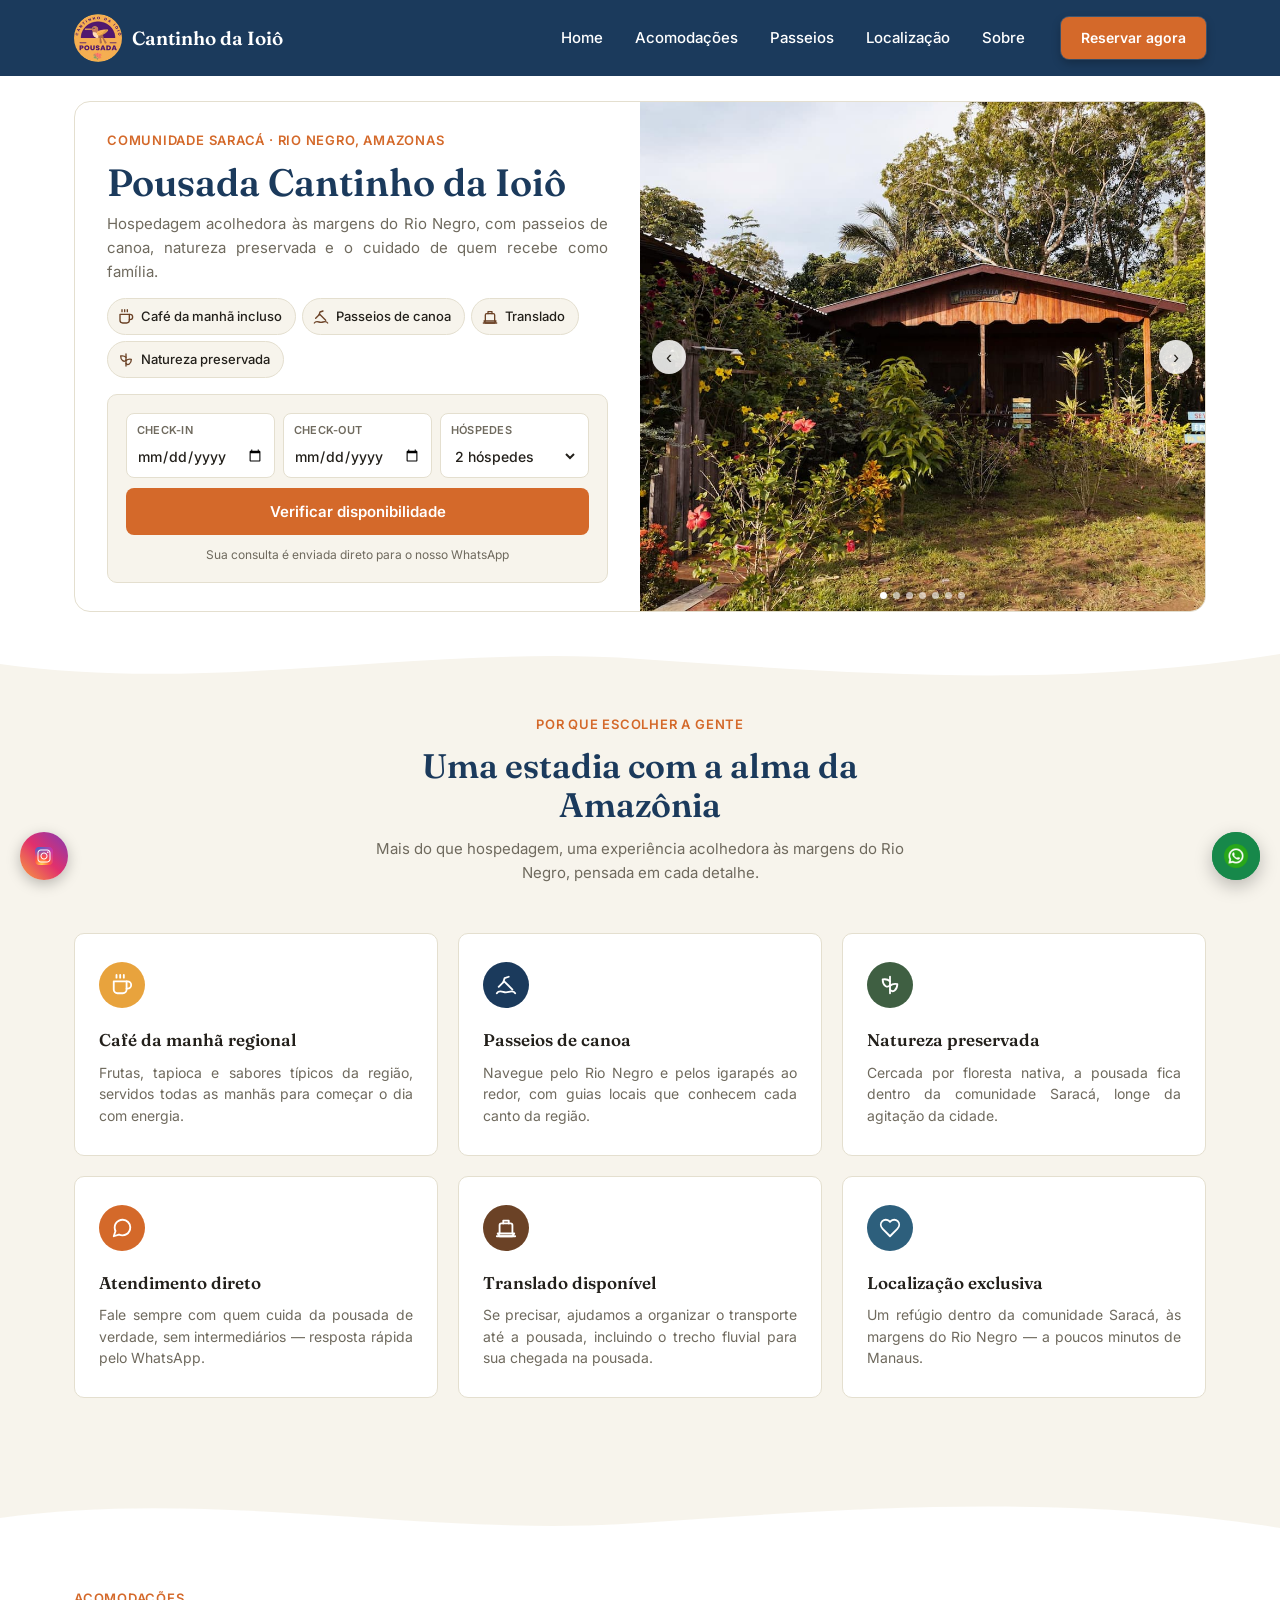
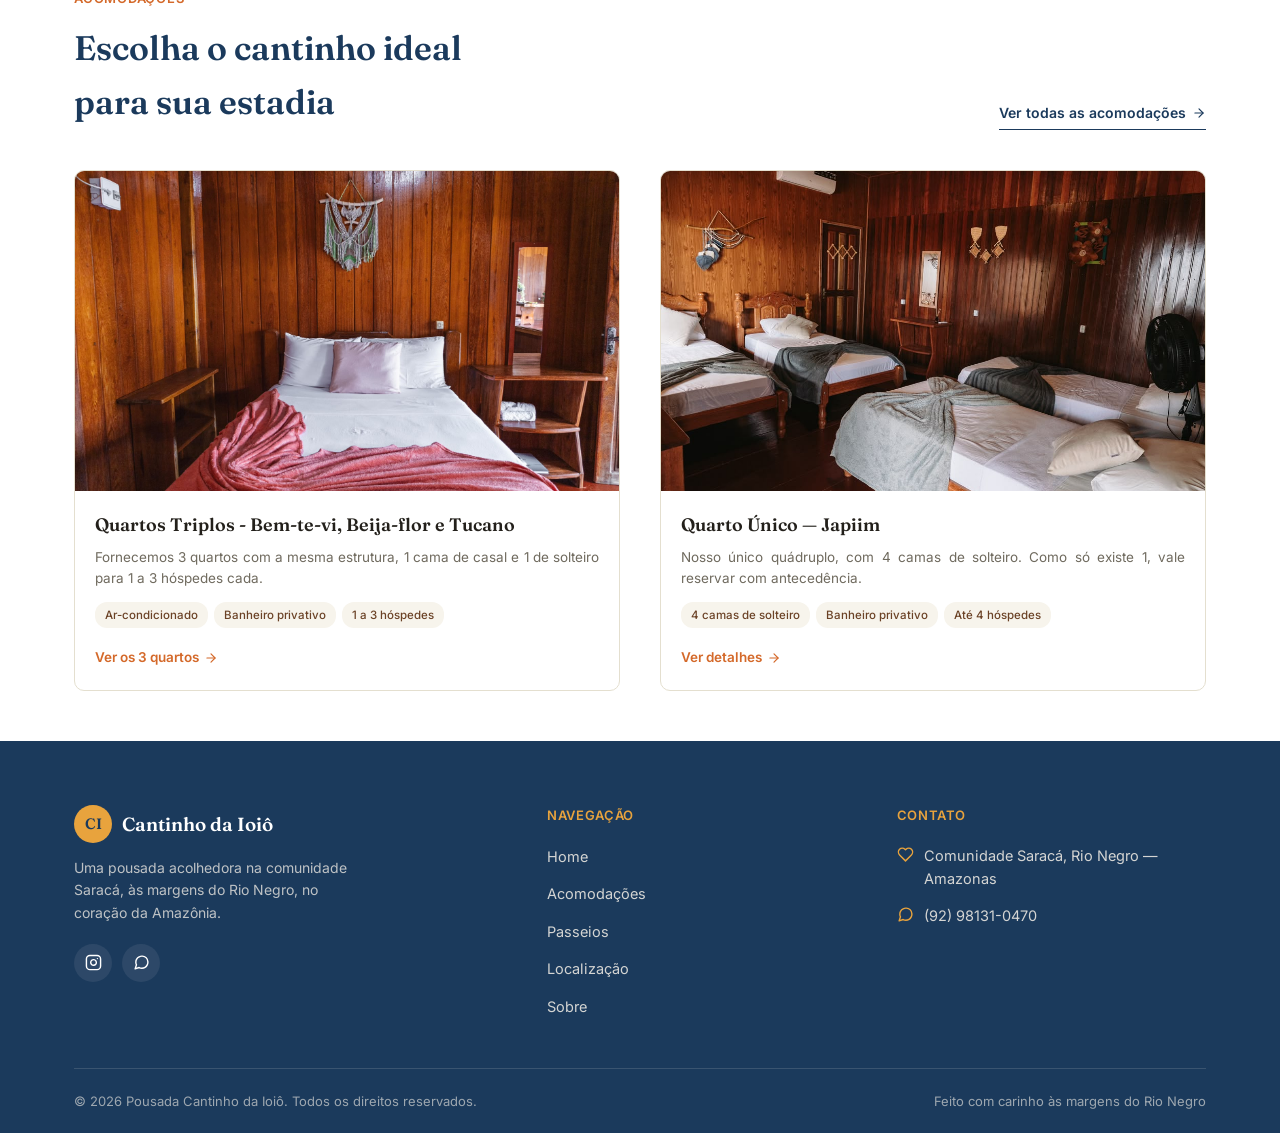
<file: index.html>
<!DOCTYPE html>
<html lang="pt-BR">
<head>
  <meta charset="UTF-8">
  <meta name="viewport" content="width=device-width, initial-scale=1.0">
  <meta name="google-site-verification" content="5aOIx8EyBx3-Kxcvv2HRcxykqEE3lsM9T5YcnpdZzJY" />
  <title>Pousada Cantinho da Ioiô | Hospedagem na Amazônia</title>
  <meta name="description" content="Pousada acolhedora na comunidade Saracá, às margens do Rio Negro. Quartos confortáveis, natureza, passeios de canoa e a autêntica experiência amazônica.">
  <link rel="canonical" href="https://pousadacantinhodaioio.com.br/">
  <meta property="og:type" content="website">
  <meta property="og:locale" content="pt_BR">
  <meta property="og:site_name" content="Pousada Cantinho da Ioiô">
  <meta property="og:url" content="https://pousadacantinhodaioio.com.br/">
  <meta property="og:title" content="Pousada Cantinho da Ioiô | Hospedagem na Amazônia">
  <meta property="og:description" content="Pousada acolhedora na comunidade Saracá, às margens do Rio Negro. Quartos confortáveis, natureza, passeios de canoa e a autêntica experiência amazônica.">
  <meta property="og:image" content="https://pousadacantinhodaioio.com.br/assets/pousada/pousada5.jpg">
  <meta property="og:image:alt" content="Pousada Cantinho da Ioiô, na comunidade Saracá, às margens do Rio Negro">
  <meta name="twitter:card" content="summary_large_image">
  <meta name="theme-color" content="#1B3A5C">
  <link rel="preconnect" href="https://fonts.googleapis.com">
  <link href="https://fonts.googleapis.com/css2?family=Fraunces:wght@500;600&family=Inter:wght@400;500;600&display=swap" rel="stylesheet">
  <link rel="icon" type="image/png" href="assets/icone/icone.png">
  <link rel="stylesheet" href="css/base.css">
  <link rel="stylesheet" href="css/header.css">
  <link rel="stylesheet" href="css/pages/home.css">
  <link rel="stylesheet" href="css/carrossel.css">
  <link rel="stylesheet" href="css/footer.css">
  <script src="js/whatsapp-flutuante.js" defer></script>
  <script src="js/instagram-flutuante.js" defer></script>
</head>
<body>

  <!-- Header fixo -->
  <header class="header">
    <div class="container header__inner">
      <a href="index.html" class="header__logo">
        <img class="header__logo-mark" src="assets/icone/icone.png" alt="Logo Pousada Cantinho da Ioiô">
        Cantinho da Ioiô
      </a>

      <nav class="header__nav">
        <ul class="header__links">
          <li><a href="index.html">Home</a></li>
          <li><a href="acomodacoes.html">Acomodações</a></li>
          <li><a href="passeios.html">Passeios</a></li>
          <li><a href="localizacao.html">Localização</a></li>
          <li><a href="sobre.html">Sobre</a></li>
        </ul>
        <a href="reserva.html" class="header__cta">Reservar agora</a>
      </nav>

      <button class="header__burger" aria-label="Abrir menu">
        <span></span><span></span><span></span>
      </button>
    </div>
  </header>

  <!-- Painel mobile -->
  <nav class="header__mobile-panel">
    <a href="index.html">Home</a>
    <a href="acomodacoes.html">Acomodações</a>
    <a href="passeios.html">Passeios</a>
    <a href="localizacao.html">Localização</a>
    <a href="sobre.html">Sobre</a>
    <a href="reserva.html" class="header__cta">Reservar agora</a>
  </nav>

  <!-- Hero -->
  <section class="hero">
    <div class="container">
      <div class="hero__card">

        <div class="hero__conteudo">
          <p class="hero__eyebrow">Comunidade Saracá · Rio Negro, Amazonas</p>
          <h1 class="hero__titulo">Pousada Cantinho da Ioiô</h1>
          <p class="hero__subtitulo">Hospedagem acolhedora às margens do Rio Negro, com passeios de canoa, natureza preservada e o cuidado de quem recebe como família.</p>

          <div class="hero__destaques">
            <span class="hero__destaque">
              <svg viewBox="0 0 24 24" fill="none" stroke="currentColor" stroke-width="2" stroke-linecap="round" stroke-linejoin="round"><path d="M17 8h1a4 4 0 1 1 0 8h-1"/><path d="M3 8h14v9a4 4 0 0 1-4 4H7a4 4 0 0 1-4-4V8Z"/><line x1="6" y1="1" x2="6" y2="4"/><line x1="10" y1="1" x2="10" y2="4"/><line x1="14" y1="1" x2="14" y2="4"/></svg>
              Café da manhã incluso
            </span>
            <span class="hero__destaque">
              <svg viewBox="0 0 24 24" fill="none" stroke="currentColor" stroke-width="2" stroke-linecap="round" stroke-linejoin="round"><path d="M2 21c.6-1 1.5-2 4-2s3.4 1 6 1 3.4-1 6-1 3.4 1 4 2"/><path d="M4 14l6-6 9 9"/><path d="M9 9l1.5-4.5L15 3"/></svg>
              Passeios de canoa
            </span>
            <span class="hero__destaque">
              <svg viewBox="0 0 24 24" fill="none" stroke="currentColor" stroke-width="2" stroke-linecap="round" stroke-linejoin="round"><path d="M3 18h18l-2 3H5l-2-3Z"/><path d="M5 18V9a2 2 0 0 1 2-2h10a2 2 0 0 1 2 2v9"/><path d="M9 7V4h6v3"/><line x1="2" y1="21" x2="22" y2="21"/></svg>
              Translado
            </span>
            <span class="hero__destaque">
              <svg viewBox="0 0 24 24" fill="none" stroke="currentColor" stroke-width="2" stroke-linecap="round" stroke-linejoin="round"><path d="M12 3v18"/><path d="M12 8c-3-3-8-2-8-2s0 5 3 7c2 1.3 4 .5 5-1"/><path d="M12 13c3-3 8-2 8-2s0 5-3 7c-2 1.3-4 .5-5-1"/></svg>
              Natureza preservada
            </span>
          </div>

          <form class="widget">
            <div class="widget__campos">
              <div class="widget__campo">
                <label for="widget-checkin">Check-in</label>
                <input type="date" id="widget-checkin" name="checkin">
              </div>
              <div class="widget__campo">
                <label for="widget-checkout">Check-out</label>
                <input type="date" id="widget-checkout" name="checkout">
              </div>
              <div class="widget__campo">
                <label for="widget-hospedes">Hóspedes</label>
                <select id="widget-hospedes" name="hospedes">
                  <option value="1">1 hóspede</option>
                  <option value="2" selected>2 hóspedes</option>
                  <option value="3">3 hóspedes</option>
                  <option value="4">4 hóspedes</option>
                  <option value="5">5+ hóspedes</option>
                </select>
              </div>
            </div>
            <button type="submit" class="btn btn--primario btn--bloco">Verificar disponibilidade</button>
            <p class="widget__nota">Sua consulta é enviada direto para o nosso WhatsApp</p>
          </form>
        </div>

        <div class="hero__foto">
          <div class="carrossel" data-intervalo="6000">
            <div class="carrossel__trilho">
              <div class="carrossel__slide"><img src="assets/pousada/pousada1.jpg" alt="Pousada Cantinho da Ioiô"></div>
              <div class="carrossel__slide"><img src="assets/pousada/pousada2.jpg" alt="Pousada Cantinho da Ioiô"></div>
              <div class="carrossel__slide"><img src="assets/pousada/pousada3.jpg" alt="Pousada Cantinho da Ioiô"></div>
              <div class="carrossel__slide"><img src="assets/pousada/pousada4.jpg" alt="Pousada Cantinho da Ioiô"></div>
              <div class="carrossel__slide"><img src="assets/pousada/pousada5.jpg" alt="Pousada Cantinho da Ioiô"></div>
              <div class="carrossel__slide"><img src="assets/pousada/pousada6.jpg" alt="Pousada Cantinho da Ioiô"></div>
              <div class="carrossel__slide"><img src="assets/pousada/pousada7.jpg" alt="Pousada Cantinho da Ioiô"></div>
            </div>
            <button class="carrossel__seta carrossel__seta--prev" aria-label="Foto anterior">‹</button>
            <button class="carrossel__seta carrossel__seta--next" aria-label="Próxima foto">›</button>
            <div class="carrossel__pontos"></div>
          </div>
        </div>

      </div>
    </div>
  </section>

  <!-- Divisor ondulado -->
  <svg class="divisor-secao" viewBox="0 0 1440 50" preserveAspectRatio="none" aria-hidden="true">
    <path d="M0,20 C240,50 480,0 720,15 C960,30 1200,45 1440,10 L1440,50 L0,50 Z"></path>
  </svg>

  <!-- Diferenciais -->
  <section class="diferenciais">
    <div class="container">
      <div class="diferenciais__cabecalho">
        <p class="diferenciais__eyebrow">Por que escolher a gente</p>
        <h2 class="diferenciais__titulo">Uma estadia com a alma da Amazônia</h2>
        <p class="diferenciais__subtitulo">Mais do que hospedagem, uma experiência acolhedora às margens do Rio Negro, pensada em cada detalhe.</p>
      </div>

      <div class="diferenciais__grade">

        <div class="diferencial">
          <div class="diferencial__icone diferencial__icone--ambar">
            <svg viewBox="0 0 24 24" fill="none" stroke="currentColor" stroke-width="2" stroke-linecap="round" stroke-linejoin="round"><path d="M17 8h1a4 4 0 1 1 0 8h-1"/><path d="M3 8h14v9a4 4 0 0 1-4 4H7a4 4 0 0 1-4-4V8Z"/><line x1="6" y1="1" x2="6" y2="4"/><line x1="10" y1="1" x2="10" y2="4"/><line x1="14" y1="1" x2="14" y2="4"/></svg>
          </div>
          <h3 class="diferencial__titulo">Café da manhã regional</h3>
          <p class="diferencial__texto">Frutas, tapioca e sabores típicos da região, servidos todas as manhãs para começar o dia com energia.</p>
        </div>

        <div class="diferencial">
          <div class="diferencial__icone diferencial__icone--azul">
            <svg viewBox="0 0 24 24" fill="none" stroke="currentColor" stroke-width="2" stroke-linecap="round" stroke-linejoin="round"><path d="M2 21c.6-1 1.5-2 4-2s3.4 1 6 1 3.4-1 6-1 3.4 1 4 2"/><path d="M4 14l6-6 9 9"/><path d="M9 9l1.5-4.5L15 3"/></svg>
          </div>
          <h3 class="diferencial__titulo">Passeios de canoa</h3>
          <p class="diferencial__texto">Navegue pelo Rio Negro e pelos igarapés ao redor, com guias locais que conhecem cada canto da região.</p>
        </div>

        <div class="diferencial">
          <div class="diferencial__icone diferencial__icone--verde">
            <svg viewBox="0 0 24 24" fill="none" stroke="currentColor" stroke-width="2" stroke-linecap="round" stroke-linejoin="round"><path d="M12 3v18"/><path d="M12 8c-3-3-8-2-8-2s0 5 3 7c2 1.3 4 .5 5-1"/><path d="M12 13c3-3 8-2 8-2s0 5-3 7c-2 1.3-4 .5-5-1"/></svg>
          </div>
          <h3 class="diferencial__titulo">Natureza preservada</h3>
          <p class="diferencial__texto">Cercada por floresta nativa, a pousada fica dentro da comunidade Saracá, longe da agitação da cidade.</p>
        </div>

        <div class="diferencial">
          <div class="diferencial__icone diferencial__icone--terracota">
            <svg viewBox="0 0 24 24" fill="none" stroke="currentColor" stroke-width="2" stroke-linecap="round" stroke-linejoin="round"><path d="M21 11.5a8.38 8.38 0 0 1-.9 3.8 8.5 8.5 0 0 1-7.6 4.7 8.38 8.38 0 0 1-3.8-.9L3 21l1.9-5.7a8.38 8.38 0 0 1-.9-3.8 8.5 8.5 0 0 1 4.7-7.6 8.38 8.38 0 0 1 3.8-.9h.5a8.48 8.48 0 0 1 8 8v.5z"/></svg>
          </div>
          <h3 class="diferencial__titulo">Atendimento direto</h3>
          <p class="diferencial__texto">Fale sempre com quem cuida da pousada de verdade, sem intermediários — resposta rápida pelo WhatsApp.</p>
        </div>

        <div class="diferencial">
          <div class="diferencial__icone diferencial__icone--madeira">
            <svg viewBox="0 0 24 24" fill="none" stroke="currentColor" stroke-width="2" stroke-linecap="round" stroke-linejoin="round"><path d="M3 18h18l-2 3H5l-2-3Z"/><path d="M5 18V9a2 2 0 0 1 2-2h10a2 2 0 0 1 2 2v9"/><path d="M9 7V4h6v3"/><line x1="2" y1="21" x2="22" y2="21"/></svg>
          </div>
          <h3 class="diferencial__titulo">Translado disponível</h3>
          <p class="diferencial__texto">Se precisar, ajudamos a organizar o transporte até a pousada, incluindo o trecho fluvial para sua chegada na pousada.</p>
        </div>

        <div class="diferencial">
          <div class="diferencial__icone diferencial__icone--azul-claro">
            <svg viewBox="0 0 24 24" fill="none" stroke="currentColor" stroke-width="2" stroke-linecap="round" stroke-linejoin="round"><path d="M20.42 4.58a5.4 5.4 0 0 0-7.65 0l-.77.78-.77-.78a5.4 5.4 0 0 0-7.65 0C1.46 6.7 1.33 10.28 4 13l8 8 8-8c2.67-2.72 2.54-6.3.42-8.42z"/></svg>
          </div>
          <h3 class="diferencial__titulo">Localização exclusiva</h3>
          <p class="diferencial__texto">Um refúgio dentro da comunidade Saracá, às margens do Rio Negro — a poucos minutos de Manaus.</p>
        </div>

      </div>
    </div>
  </section>

  <!-- Divisor ondulado (transição areia → branco) -->
  <svg class="divisor-secao divisor-secao--inversa" viewBox="0 0 1440 50" preserveAspectRatio="none" aria-hidden="true">
    <path d="M0,30 C240,0 480,50 720,35 C960,20 1200,5 1440,40 L1440,50 L0,50 Z"></path>
  </svg>

  <!-- Prévia de quartos -->
  <section class="quartos-preview">
    <div class="container">
      <div class="quartos-preview__cabecalho">
        <div>
          <p class="quartos-preview__eyebrow">Acomodações</p>
          <h2 class="quartos-preview__titulo">Escolha o cantinho ideal para sua estadia</h2>
        </div>
        <a href="acomodacoes.html" class="quartos-preview__link-todos">
          Ver todas as acomodações
          <svg viewBox="0 0 24 24" fill="none" stroke="currentColor" stroke-width="2" stroke-linecap="round" stroke-linejoin="round" width="14" height="14"><line x1="5" y1="12" x2="19" y2="12"/><polyline points="12 5 19 12 12 19"/></svg>
        </a>
      </div>

      <div class="quartos-preview__grade">

        <div class="quarto-card">
          <div class="quarto-card__foto">
            <img src="assets/quartos/BemTeVi/btv2.jpeg" alt="Quartos triplos da Pousada Cantinho da Ioiô">
          </div>
          <div class="quarto-card__corpo">
            <h3 class="quarto-card__titulo">Quartos Triplos - Bem-te-vi, Beija-flor e Tucano</h3>
            <p class="quarto-card__texto">Fornecemos 3 quartos com a mesma estrutura, 1 cama de casal e 1 de solteiro para 1 a 3 hóspedes cada.</p>
            <div class="quarto-card__tags">
              <span class="quarto-card__tag">Ar-condicionado</span>
              <span class="quarto-card__tag">Banheiro privativo</span>
              <span class="quarto-card__tag">1 a 3 hóspedes</span>
            </div>
            <a href="acomodacoes.html" class="quarto-card__link">
              Ver os 3 quartos
              <svg viewBox="0 0 24 24" fill="none" stroke="currentColor" stroke-width="2" stroke-linecap="round" stroke-linejoin="round"><line x1="5" y1="12" x2="19" y2="12"/><polyline points="12 5 19 12 12 19"/></svg>
            </a>
          </div>
        </div>

        <div class="quarto-card">
          <div class="quarto-card__foto">
            <img src="assets/quartos/Japiim/japiim2.jpeg" alt="Quarto Japiim da Pousada Cantinho da Ioiô">
          </div>
          <div class="quarto-card__corpo">
            <h3 class="quarto-card__titulo">Quarto Único — Japiim </h3>
            <p class="quarto-card__texto">Nosso único quádruplo, com 4 camas de solteiro. Como só existe 1, vale reservar com antecedência.</p>
            <div class="quarto-card__tags">
              <span class="quarto-card__tag">4 camas de solteiro</span>
              <span class="quarto-card__tag">Banheiro privativo</span>
              <span class="quarto-card__tag">Até 4 hóspedes</span>
            </div>
            <a href="acomodacoes.html" class="quarto-card__link">
              Ver detalhes
              <svg viewBox="0 0 24 24" fill="none" stroke="currentColor" stroke-width="2" stroke-linecap="round" stroke-linejoin="round"><line x1="5" y1="12" x2="19" y2="12"/><polyline points="12 5 19 12 12 19"/></svg>
            </a>
          </div>
        </div>

      </div>
    </div>
  </section>

  <!-- Rodapé -->
  <footer class="footer">
    <div class="container">
      <div class="footer__grade">

        <div>
          <a href="index.html" class="footer__marca">
            <span class="footer__marca-mark">CI</span>
            Cantinho da Ioiô
          </a>
          <p class="footer__texto">Uma pousada acolhedora na comunidade Saracá, às margens do Rio Negro, no coração da Amazônia.</p>
          <div class="footer__redes">
            <a href="https://www.instagram.com/pousadacantinhodaioio" class="footer__rede" target="_blank" rel="noopener" aria-label="Instagram da pousada">
              <svg viewBox="0 0 24 24" fill="none" stroke="currentColor" stroke-width="2" stroke-linecap="round" stroke-linejoin="round"><rect x="2" y="2" width="20" height="20" rx="5"/><path d="M16 11.37A4 4 0 1 1 12.63 8 4 4 0 0 1 16 11.37z"/><line x1="17.5" y1="6.5" x2="17.51" y2="6.5"/></svg>
            </a>
            <a href="https://wa.me/5592981310470" class="footer__rede" target="_blank" rel="noopener" aria-label="WhatsApp da pousada">
              <svg viewBox="0 0 24 24" fill="none" stroke="currentColor" stroke-width="2" stroke-linecap="round" stroke-linejoin="round"><path d="M21 11.5a8.38 8.38 0 0 1-.9 3.8 8.5 8.5 0 0 1-7.6 4.7 8.38 8.38 0 0 1-3.8-.9L3 21l1.9-5.7a8.38 8.38 0 0 1-.9-3.8 8.5 8.5 0 0 1 4.7-7.6 8.38 8.38 0 0 1 3.8-.9h.5a8.48 8.48 0 0 1 8 8v.5z"/></svg>
            </a>
          </div>
        </div>

        <div>
          <p class="footer__coluna-titulo">Navegação</p>
          <ul class="footer__links">
            <li><a href="index.html">Home</a></li>
            <li><a href="acomodacoes.html">Acomodações</a></li>
          <li><a href="passeios.html">Passeios</a></li>
            <li><a href="localizacao.html">Localização</a></li>
            <li><a href="sobre.html">Sobre</a></li>
          </ul>
        </div>

        <div>
          <p class="footer__coluna-titulo">Contato</p>
          <div style="display:flex; flex-direction:column; gap:14px;">
            <div class="footer__contato-item">
              <svg viewBox="0 0 24 24" fill="none" stroke="currentColor" stroke-width="2" stroke-linecap="round" stroke-linejoin="round"><path d="M20.42 4.58a5.4 5.4 0 0 0-7.65 0l-.77.78-.77-.78a5.4 5.4 0 0 0-7.65 0C1.46 6.7 1.33 10.28 4 13l8 8 8-8c2.67-2.72 2.54-6.3.42-8.42z"/></svg>
              <span>Comunidade Saracá, Rio Negro — Amazonas</span>
            </div>
            <div class="footer__contato-item">
              <svg viewBox="0 0 24 24" fill="none" stroke="currentColor" stroke-width="2" stroke-linecap="round" stroke-linejoin="round"><path d="M21 11.5a8.38 8.38 0 0 1-.9 3.8 8.5 8.5 0 0 1-7.6 4.7 8.38 8.38 0 0 1-3.8-.9L3 21l1.9-5.7a8.38 8.38 0 0 1-.9-3.8 8.5 8.5 0 0 1 4.7-7.6 8.38 8.38 0 0 1 3.8-.9h.5a8.48 8.48 0 0 1 8 8v.5z"/></svg>
              <a href="https://wa.me/5592981310470" target="_blank" rel="noopener">(92) 98131-0470</a>
            </div>
          </div>
        </div>

      </div>

      <div class="footer__base">
        <span>© 2026 Pousada Cantinho da Ioiô. Todos os direitos reservados.</span>
        <span>Feito com carinho às margens do Rio Negro</span>
      </div>
    </div>
  </footer>

  <script src="js/header.js"></script>
  <script src="js/hero.js"></script>
  <script src="js/carrossel.js"></script>
</body>
</html>
</file>
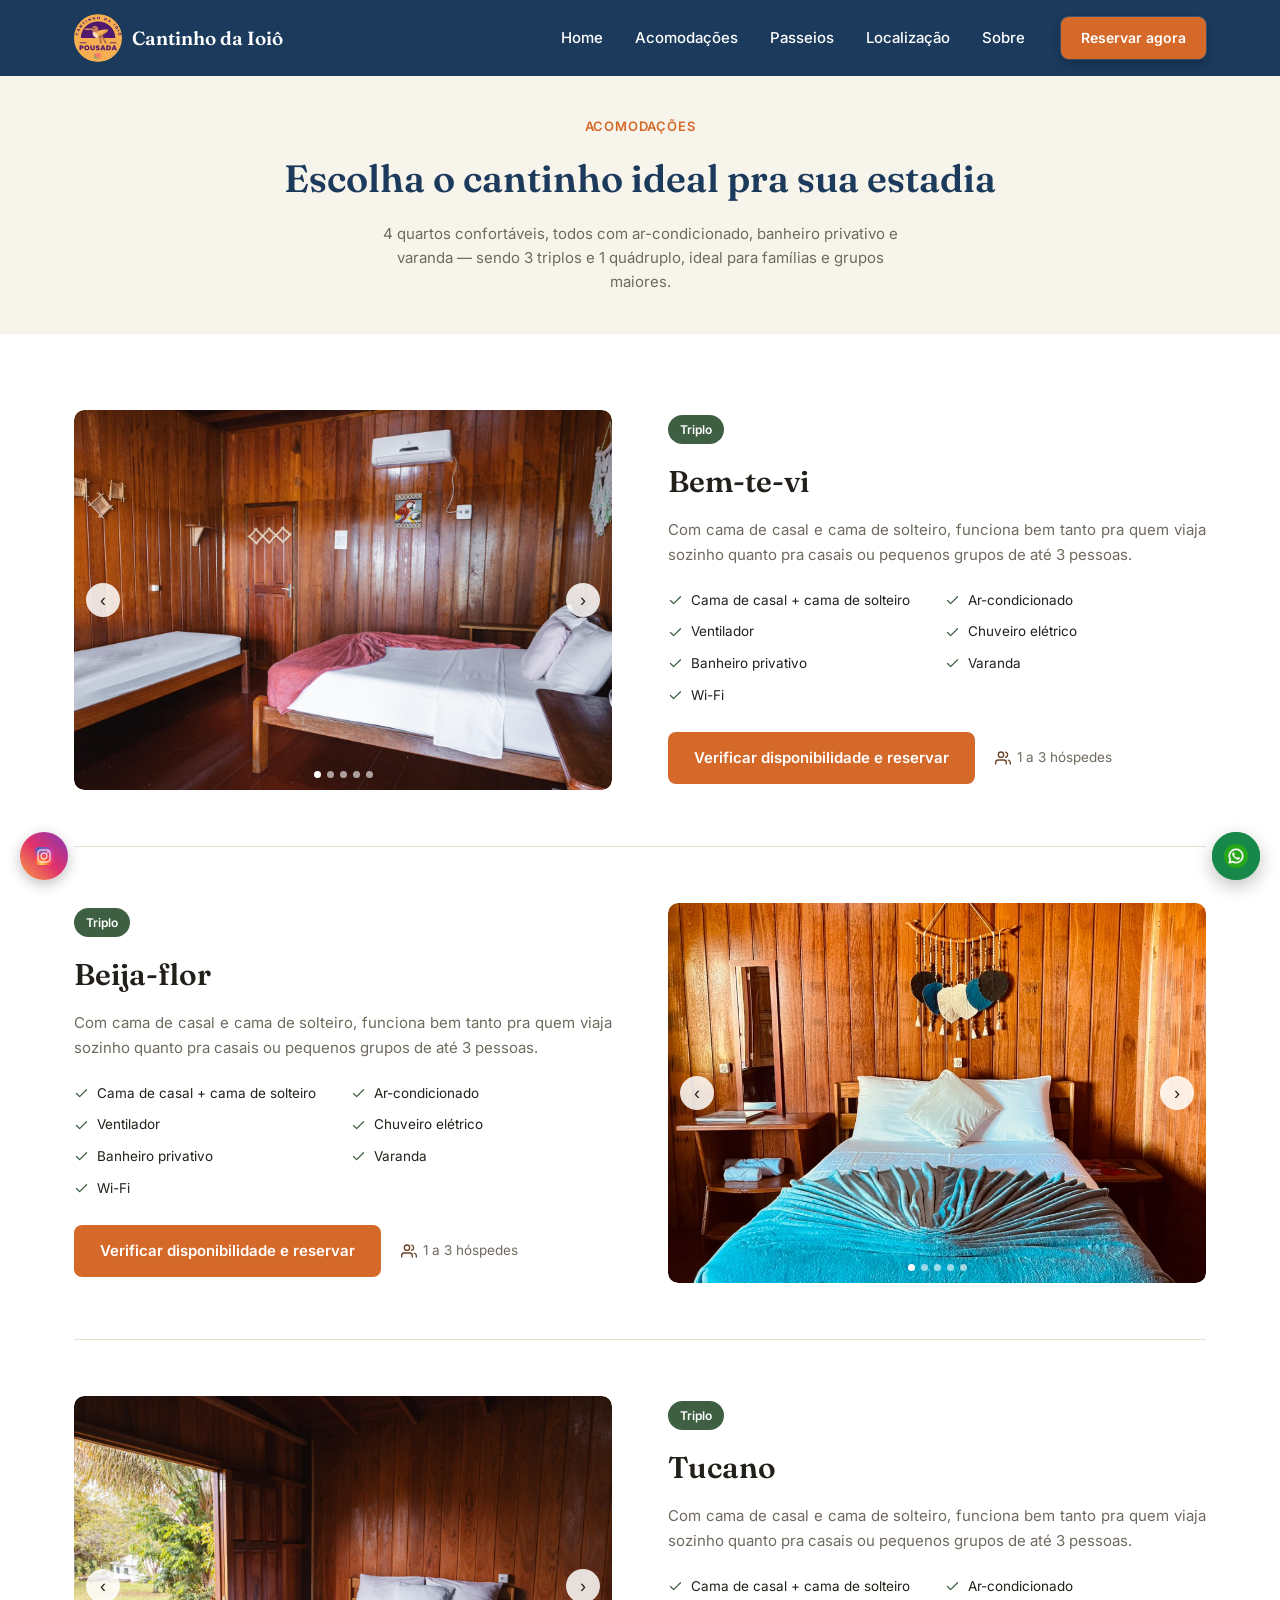
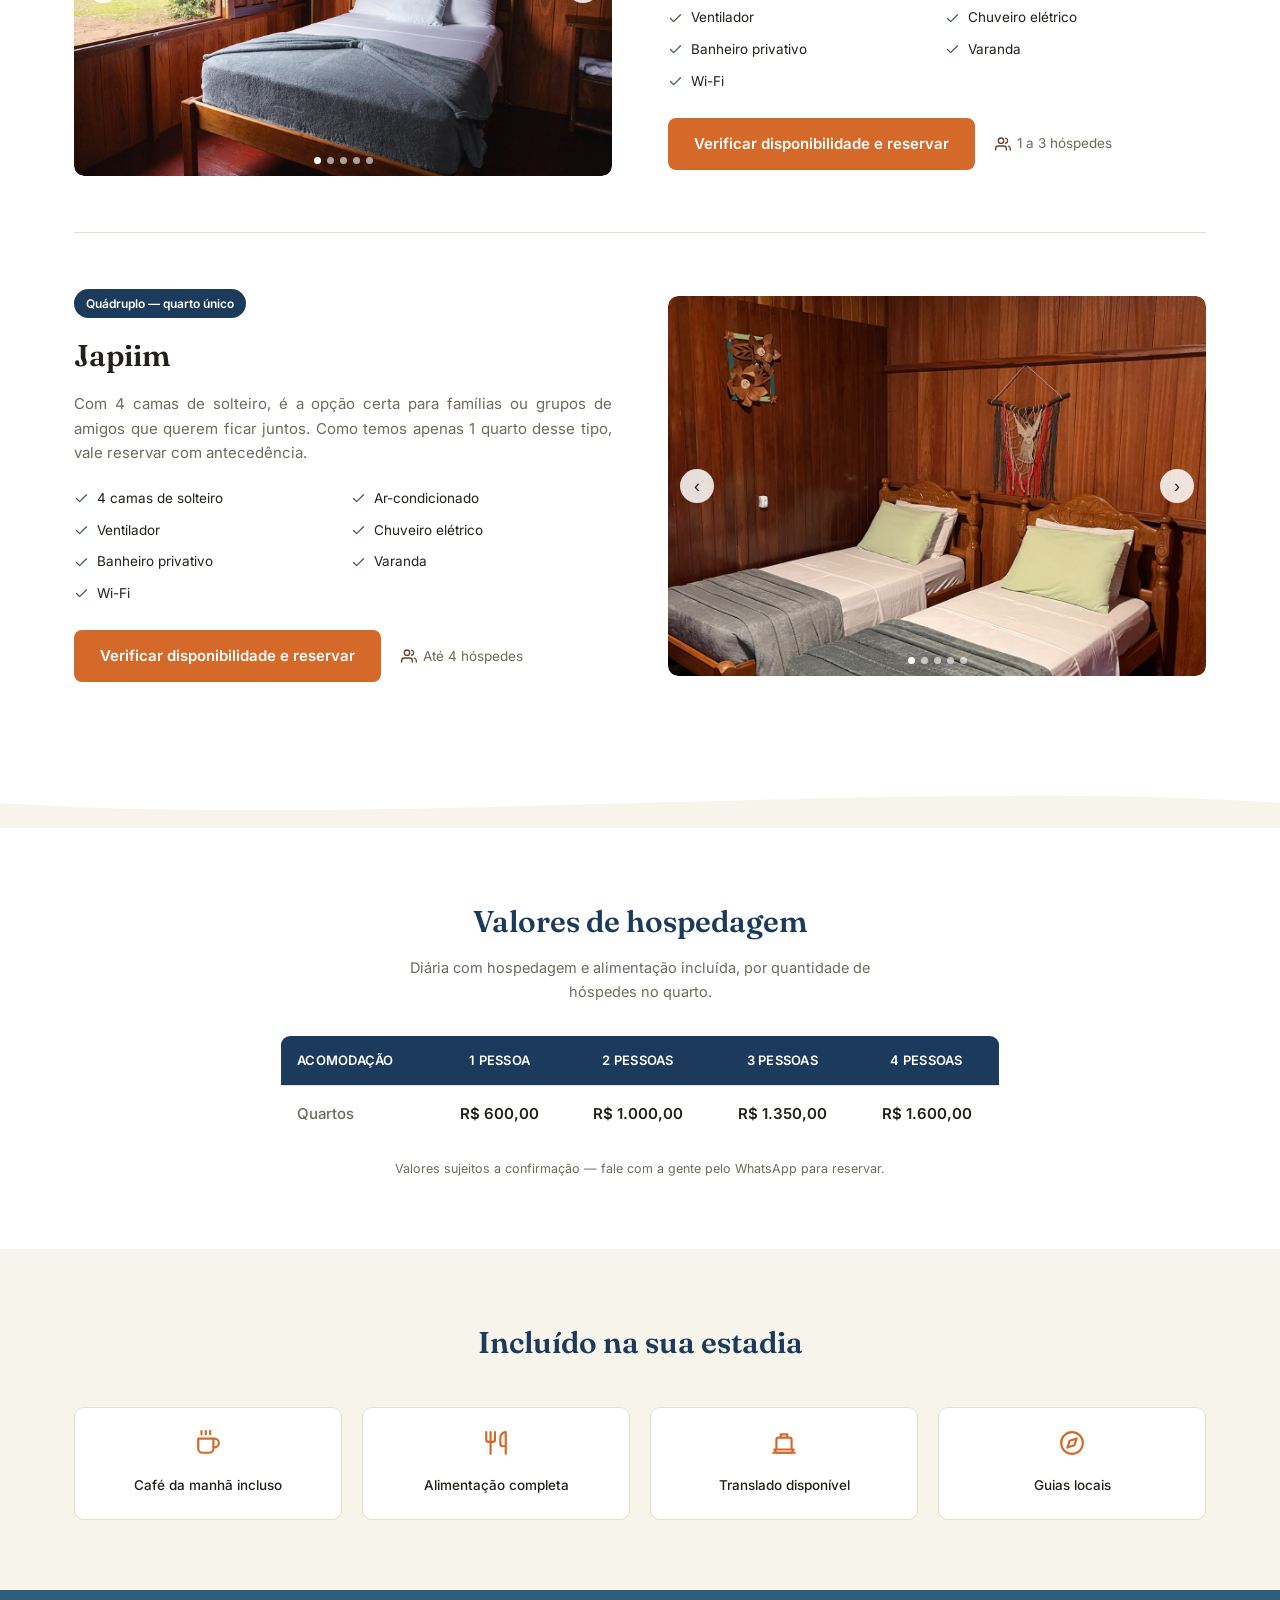
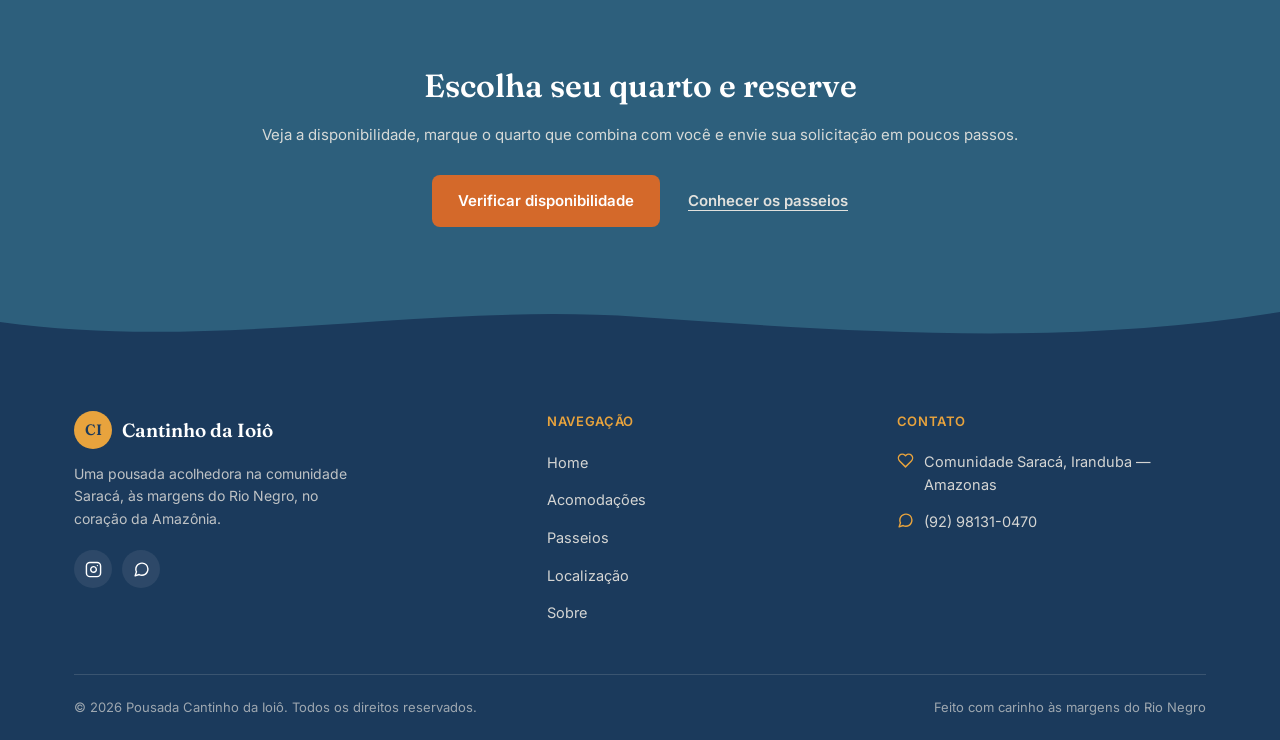
<file: acomodacoes.html>
<!DOCTYPE html>
<html lang="pt-BR">
<head>
  <meta charset="UTF-8">
  <meta name="viewport" content="width=device-width, initial-scale=1.0">
  <title>Acomodações | Pousada Cantinho da Ioiô</title>
  <meta name="description" content="Conheça os quartos da Pousada Cantinho da Ioiô: 3 quartos triplos e 1 quádruplo, todos com ar-condicionado, banheiro privativo e varanda. Veja os valores de hospedagem.">
  <link rel="canonical" href="https://pousadacantinhodaioio.com.br/acomodacoes">
  <meta property="og:type" content="website">
  <meta property="og:locale" content="pt_BR">
  <meta property="og:site_name" content="Pousada Cantinho da Ioiô">
  <meta property="og:url" content="https://pousadacantinhodaioio.com.br/acomodacoes">
  <meta property="og:title" content="Acomodações | Pousada Cantinho da Ioiô">
  <meta property="og:description" content="Conheça os quartos da Pousada Cantinho da Ioiô: 3 quartos triplos e 1 quádruplo, todos com ar-condicionado, banheiro privativo e varanda. Veja os valores de hospedagem.">
  <meta property="og:image" content="https://pousadacantinhodaioio.com.br/assets/pousada/pousada5.jpg">
  <meta property="og:image:alt" content="Pousada Cantinho da Ioiô, na comunidade Saracá, às margens do Rio Negro">
  <meta name="twitter:card" content="summary_large_image">
  <meta name="theme-color" content="#1B3A5C">
  <link rel="preconnect" href="https://fonts.googleapis.com">
  <link href="https://fonts.googleapis.com/css2?family=Fraunces:wght@500;600&family=Inter:wght@400;500;600&display=swap" rel="stylesheet">
  <link rel="icon" type="image/png" href="assets/icone/icone.png">
  <link rel="stylesheet" href="css/base.css">
  <link rel="stylesheet" href="css/header.css">
  <link rel="stylesheet" href="css/paginas.css">
  <link rel="stylesheet" href="css/pages/acomodacoes.css">
  <link rel="stylesheet" href="css/carrossel.css">
  <link rel="stylesheet" href="css/footer.css">
  <script src="js/whatsapp-flutuante.js" defer></script>
  <script src="js/instagram-flutuante.js" defer></script>
</head>
<body>

  <!-- Header fixo -->
  <header class="header">
    <div class="container header__inner">
      <a href="index.html" class="header__logo">
        <img class="header__logo-mark" src="assets/icone/icone.png" alt="Logo Pousada Cantinho da Ioiô">
        Cantinho da Ioiô
      </a>

      <nav class="header__nav">
        <ul class="header__links">
          <li><a href="index.html">Home</a></li>
          <li><a href="acomodacoes.html">Acomodações</a></li>
          <li><a href="passeios.html">Passeios</a></li>
          <li><a href="localizacao.html">Localização</a></li>
          <li><a href="sobre.html">Sobre</a></li>
        </ul>
        <a href="reserva.html" class="header__cta">Reservar agora</a>
      </nav>

      <button class="header__burger" aria-label="Abrir menu">
        <span></span><span></span><span></span>
      </button>
    </div>
  </header>

  <!-- Painel mobile -->
  <nav class="header__mobile-panel">
    <a href="index.html">Home</a>
    <a href="acomodacoes.html">Acomodações</a>
    <a href="passeios.html">Passeios</a>
    <a href="localizacao.html">Localização</a>
    <a href="sobre.html">Sobre</a>
    <a href="reserva.html" class="header__cta">Reservar agora</a>
  </nav>

  <!-- Banner da página -->
  <section class="pagina-banner">
    <div class="container">
      <p class="pagina-banner__eyebrow">Acomodações</p>
      <h1 class="pagina-banner__titulo">Escolha o cantinho ideal pra sua estadia</h1>
      <p class="pagina-banner__subtitulo">4 quartos confortáveis, todos com ar-condicionado, banheiro privativo e varanda — sendo 3 triplos e 1 quádruplo, ideal para famílias e grupos maiores.</p>
    </div>
  </section>


  <!-- Lista detalhada de quartos -->
  <section class="quartos-lista">
    <div class="container">

      <!-- Bem-te-vi -->
      <div class="quarto-detalhe">
        <div class="quarto-detalhe__foto">
          <div class="carrossel">
            <div class="carrossel__trilho">
              <div class="carrossel__trilho">
                <div class="carrossel__slide"><img src="assets/quartos/BemTeVi/btv1.jpeg" alt="Quarto Bem-te-vi"></div>
                <div class="carrossel__slide"><img src="assets/quartos/BemTeVi/btv2.jpeg" alt="Quarto Bem-te-vi"></div>
                <div class="carrossel__slide"><img src="assets/quartos/BemTeVi/btv3.jpeg" alt="Quarto Bem-te-vi"></div>
                <div class="carrossel__slide"><img src="assets/quartos/BemTeVi/btv4.jpeg" alt="Quarto Bem-te-vi"></div>
                <div class="carrossel__slide"><img src="assets/quartos/BemTeVi/btv5.jpeg" alt="Quarto Bem-te-vi"></div>
              </div>
            </div>
            <button class="carrossel__seta carrossel__seta--prev" aria-label="Foto anterior">‹</button>
            <button class="carrossel__seta carrossel__seta--next" aria-label="Próxima foto">›</button>
            <div class="carrossel__pontos"></div>
          </div>
        </div>
        <div class="quarto-detalhe__conteudo">
          <span class="quarto-detalhe__tag">Triplo</span>
          <h2 class="quarto-detalhe__titulo">Bem-te-vi</h2>
          <p class="quarto-detalhe__texto">Com cama de casal e cama de solteiro, funciona bem tanto pra quem viaja sozinho quanto pra casais ou pequenos grupos de até 3 pessoas.</p>
          <div class="quarto-detalhe__comodidades">
            <span class="quarto-detalhe__comodidade"><svg viewBox="0 0 24 24" fill="none" stroke="currentColor" stroke-width="2" stroke-linecap="round" stroke-linejoin="round"><polyline points="20 6 9 17 4 12"/></svg>Cama de casal + cama de solteiro</span>
            <span class="quarto-detalhe__comodidade"><svg viewBox="0 0 24 24" fill="none" stroke="currentColor" stroke-width="2" stroke-linecap="round" stroke-linejoin="round"><polyline points="20 6 9 17 4 12"/></svg>Ar-condicionado</span>
            <span class="quarto-detalhe__comodidade"><svg viewBox="0 0 24 24" fill="none" stroke="currentColor" stroke-width="2" stroke-linecap="round" stroke-linejoin="round"><polyline points="20 6 9 17 4 12"/></svg>Ventilador</span>
            <span class="quarto-detalhe__comodidade"><svg viewBox="0 0 24 24" fill="none" stroke="currentColor" stroke-width="2" stroke-linecap="round" stroke-linejoin="round"><polyline points="20 6 9 17 4 12"/></svg>Chuveiro elétrico</span>
            <span class="quarto-detalhe__comodidade"><svg viewBox="0 0 24 24" fill="none" stroke="currentColor" stroke-width="2" stroke-linecap="round" stroke-linejoin="round"><polyline points="20 6 9 17 4 12"/></svg>Banheiro privativo</span>
            <span class="quarto-detalhe__comodidade"><svg viewBox="0 0 24 24" fill="none" stroke="currentColor" stroke-width="2" stroke-linecap="round" stroke-linejoin="round"><polyline points="20 6 9 17 4 12"/></svg>Varanda</span>
            <span class="quarto-detalhe__comodidade"><svg viewBox="0 0 24 24" fill="none" stroke="currentColor" stroke-width="2" stroke-linecap="round" stroke-linejoin="round"><polyline points="20 6 9 17 4 12"/></svg>Wi-Fi</span>
          </div>
          <div class="quarto-detalhe__rodape">
            <a href="reserva.html" class="btn btn--primario">Verificar disponibilidade e reservar</a>
            <span class="quarto-detalhe__capacidade"><svg viewBox="0 0 24 24" fill="none" stroke="currentColor" stroke-width="2" stroke-linecap="round" stroke-linejoin="round"><path d="M17 21v-2a4 4 0 0 0-4-4H5a4 4 0 0 0-4 4v2"/><circle cx="9" cy="7" r="4"/><path d="M23 21v-2a4 4 0 0 0-3-3.87"/><path d="M16 3.13a4 4 0 0 1 0 7.75"/></svg>1 a 3 hóspedes</span>
          </div>
        </div>
      </div>

      <!-- Beija-flor -->
      <div class="quarto-detalhe quarto-detalhe--invertido">
        <div class="quarto-detalhe__foto">
          <div class="carrossel">
            <div class="carrossel__trilho">
              <div class="carrossel__trilho">
                <div class="carrossel__slide"><img src="assets/quartos/BeijaFlor/beijaflor1.jpeg" alt="Quarto Beija-flor"></div>
                <div class="carrossel__slide"><img src="assets/quartos/BeijaFlor/beijaflor2.jpeg" alt="Quarto Beija-flor"></div>
                <div class="carrossel__slide"><img src="assets/quartos/BeijaFlor/beijaflor3.jpeg" alt="Quarto Beija-flor"></div>
                <div class="carrossel__slide"><img src="assets/quartos/BeijaFlor/beijaflor4.jpeg" alt="Quarto Beija-flor"></div>
                <div class="carrossel__slide"><img src="assets/quartos/BeijaFlor/beijaflor5.jpeg" alt="Quarto Beija-flor"></div>
              </div>
            </div>
            <button class="carrossel__seta carrossel__seta--prev" aria-label="Foto anterior">‹</button>
            <button class="carrossel__seta carrossel__seta--next" aria-label="Próxima foto">›</button>
            <div class="carrossel__pontos"></div>
          </div>
        </div>
        <div class="quarto-detalhe__conteudo">
          <span class="quarto-detalhe__tag">Triplo</span>
          <h2 class="quarto-detalhe__titulo">Beija-flor</h2>
          <p class="quarto-detalhe__texto">Com cama de casal e cama de solteiro, funciona bem tanto pra quem viaja sozinho quanto pra casais ou pequenos grupos de até 3 pessoas.</p>
          <div class="quarto-detalhe__comodidades">
            <span class="quarto-detalhe__comodidade"><svg viewBox="0 0 24 24" fill="none" stroke="currentColor" stroke-width="2" stroke-linecap="round" stroke-linejoin="round"><polyline points="20 6 9 17 4 12"/></svg>Cama de casal + cama de solteiro</span>
            <span class="quarto-detalhe__comodidade"><svg viewBox="0 0 24 24" fill="none" stroke="currentColor" stroke-width="2" stroke-linecap="round" stroke-linejoin="round"><polyline points="20 6 9 17 4 12"/></svg>Ar-condicionado</span>
            <span class="quarto-detalhe__comodidade"><svg viewBox="0 0 24 24" fill="none" stroke="currentColor" stroke-width="2" stroke-linecap="round" stroke-linejoin="round"><polyline points="20 6 9 17 4 12"/></svg>Ventilador</span>
            <span class="quarto-detalhe__comodidade"><svg viewBox="0 0 24 24" fill="none" stroke="currentColor" stroke-width="2" stroke-linecap="round" stroke-linejoin="round"><polyline points="20 6 9 17 4 12"/></svg>Chuveiro elétrico</span>
            <span class="quarto-detalhe__comodidade"><svg viewBox="0 0 24 24" fill="none" stroke="currentColor" stroke-width="2" stroke-linecap="round" stroke-linejoin="round"><polyline points="20 6 9 17 4 12"/></svg>Banheiro privativo</span>
            <span class="quarto-detalhe__comodidade"><svg viewBox="0 0 24 24" fill="none" stroke="currentColor" stroke-width="2" stroke-linecap="round" stroke-linejoin="round"><polyline points="20 6 9 17 4 12"/></svg>Varanda</span>
            <span class="quarto-detalhe__comodidade"><svg viewBox="0 0 24 24" fill="none" stroke="currentColor" stroke-width="2" stroke-linecap="round" stroke-linejoin="round"><polyline points="20 6 9 17 4 12"/></svg>Wi-Fi</span>
          </div>
          <div class="quarto-detalhe__rodape">
            <a href="reserva.html" class="btn btn--primario">Verificar disponibilidade e reservar</a>
            <span class="quarto-detalhe__capacidade"><svg viewBox="0 0 24 24" fill="none" stroke="currentColor" stroke-width="2" stroke-linecap="round" stroke-linejoin="round"><path d="M17 21v-2a4 4 0 0 0-4-4H5a4 4 0 0 0-4 4v2"/><circle cx="9" cy="7" r="4"/><path d="M23 21v-2a4 4 0 0 0-3-3.87"/><path d="M16 3.13a4 4 0 0 1 0 7.75"/></svg>1 a 3 hóspedes</span>
          </div>
        </div>
      </div>

      <!-- Tucano -->
      <div class="quarto-detalhe">
        <div class="quarto-detalhe__foto">
          <div class="carrossel">
            <div class="carrossel__trilho">
              <div class="carrossel__trilho">
                <div class="carrossel__slide"><img src="assets/quartos/Tucano/tucano1.jpeg" alt="Quarto Tucano"></div>
                <div class="carrossel__slide"><img src="assets/quartos/Tucano/tucano2.jpeg" alt="Quarto Tucano"></div>
                <div class="carrossel__slide"><img src="assets/quartos/Tucano/tucano3.jpeg" alt="Quarto Tucano"></div>
                <div class="carrossel__slide"><img src="assets/quartos/Tucano/tucano4.jpeg" alt="Quarto Tucano"></div>
                <div class="carrossel__slide"><img src="assets/quartos/Tucano/tucano5.jpeg" alt="Quarto Tucano"></div>
              </div>
            </div>
            <button class="carrossel__seta carrossel__seta--prev" aria-label="Foto anterior">‹</button>
            <button class="carrossel__seta carrossel__seta--next" aria-label="Próxima foto">›</button>
            <div class="carrossel__pontos"></div>
          </div>
        </div>
        <div class="quarto-detalhe__conteudo">
          <span class="quarto-detalhe__tag">Triplo</span>
          <h2 class="quarto-detalhe__titulo">Tucano</h2>
          <p class="quarto-detalhe__texto">Com cama de casal e cama de solteiro, funciona bem tanto pra quem viaja sozinho quanto pra casais ou pequenos grupos de até 3 pessoas.</p>
          <div class="quarto-detalhe__comodidades">
            <span class="quarto-detalhe__comodidade"><svg viewBox="0 0 24 24" fill="none" stroke="currentColor" stroke-width="2" stroke-linecap="round" stroke-linejoin="round"><polyline points="20 6 9 17 4 12"/></svg>Cama de casal + cama de solteiro</span>
            <span class="quarto-detalhe__comodidade"><svg viewBox="0 0 24 24" fill="none" stroke="currentColor" stroke-width="2" stroke-linecap="round" stroke-linejoin="round"><polyline points="20 6 9 17 4 12"/></svg>Ar-condicionado</span>
            <span class="quarto-detalhe__comodidade"><svg viewBox="0 0 24 24" fill="none" stroke="currentColor" stroke-width="2" stroke-linecap="round" stroke-linejoin="round"><polyline points="20 6 9 17 4 12"/></svg>Ventilador</span>
            <span class="quarto-detalhe__comodidade"><svg viewBox="0 0 24 24" fill="none" stroke="currentColor" stroke-width="2" stroke-linecap="round" stroke-linejoin="round"><polyline points="20 6 9 17 4 12"/></svg>Chuveiro elétrico</span>
            <span class="quarto-detalhe__comodidade"><svg viewBox="0 0 24 24" fill="none" stroke="currentColor" stroke-width="2" stroke-linecap="round" stroke-linejoin="round"><polyline points="20 6 9 17 4 12"/></svg>Banheiro privativo</span>
            <span class="quarto-detalhe__comodidade"><svg viewBox="0 0 24 24" fill="none" stroke="currentColor" stroke-width="2" stroke-linecap="round" stroke-linejoin="round"><polyline points="20 6 9 17 4 12"/></svg>Varanda</span>
            <span class="quarto-detalhe__comodidade"><svg viewBox="0 0 24 24" fill="none" stroke="currentColor" stroke-width="2" stroke-linecap="round" stroke-linejoin="round"><polyline points="20 6 9 17 4 12"/></svg>Wi-Fi</span>
          </div>
          <div class="quarto-detalhe__rodape">
            <a href="reserva.html" class="btn btn--primario">Verificar disponibilidade e reservar</a>
            <span class="quarto-detalhe__capacidade"><svg viewBox="0 0 24 24" fill="none" stroke="currentColor" stroke-width="2" stroke-linecap="round" stroke-linejoin="round"><path d="M17 21v-2a4 4 0 0 0-4-4H5a4 4 0 0 0-4 4v2"/><circle cx="9" cy="7" r="4"/><path d="M23 21v-2a4 4 0 0 0-3-3.87"/><path d="M16 3.13a4 4 0 0 1 0 7.75"/></svg>1 a 3 hóspedes</span>
          </div>
        </div>
      </div>

      <!-- Japiim -->
      <div class="quarto-detalhe quarto-detalhe--invertido">
        <div class="quarto-detalhe__foto">
          <div class="carrossel">
            <div class="carrossel__trilho">
              <div class="carrossel__trilho">
                <div class="carrossel__slide"><img src="assets/quartos/Japiim/japiim1.jpeg" alt="Quarto Japiim"></div>
                <div class="carrossel__slide"><img src="assets/quartos/Japiim/japiim2.jpeg" alt="Quarto Japiim"></div>
                <div class="carrossel__slide"><img src="assets/quartos/Japiim/japiim3.jpeg" alt="Quarto Japiim"></div>
                <div class="carrossel__slide"><img src="assets/quartos/Japiim/japiim4.jpeg" alt="Quarto Japiim"></div>
                <div class="carrossel__slide"><img src="assets/quartos/Japiim/japiim5.jpeg" alt="Quarto Japiim"></div>
              </div>
            </div>
            <button class="carrossel__seta carrossel__seta--prev" aria-label="Foto anterior">‹</button>
            <button class="carrossel__seta carrossel__seta--next" aria-label="Próxima foto">›</button>
            <div class="carrossel__pontos"></div>
          </div>
        </div>
        <div class="quarto-detalhe__conteudo">
          <span class="quarto-detalhe__tag" style="background: var(--azul-rio);">Quádruplo — quarto único</span>
          <h2 class="quarto-detalhe__titulo">Japiim</h2>
          <p class="quarto-detalhe__texto">Com 4 camas de solteiro, é a opção certa para famílias ou grupos de amigos que querem ficar juntos. Como temos apenas 1 quarto desse tipo, vale reservar com antecedência.</p>

          <div class="quarto-detalhe__comodidades">
            <span class="quarto-detalhe__comodidade">
              <svg viewBox="0 0 24 24" fill="none" stroke="currentColor" stroke-width="2" stroke-linecap="round" stroke-linejoin="round"><polyline points="20 6 9 17 4 12"/></svg>
              4 camas de solteiro
            </span>
            <span class="quarto-detalhe__comodidade">
              <svg viewBox="0 0 24 24" fill="none" stroke="currentColor" stroke-width="2" stroke-linecap="round" stroke-linejoin="round"><polyline points="20 6 9 17 4 12"/></svg>
              Ar-condicionado
            </span>
            <span class="quarto-detalhe__comodidade">
              <svg viewBox="0 0 24 24" fill="none" stroke="currentColor" stroke-width="2" stroke-linecap="round" stroke-linejoin="round"><polyline points="20 6 9 17 4 12"/></svg>
              Ventilador
            </span>
            <span class="quarto-detalhe__comodidade">
              <svg viewBox="0 0 24 24" fill="none" stroke="currentColor" stroke-width="2" stroke-linecap="round" stroke-linejoin="round"><polyline points="20 6 9 17 4 12"/></svg>
              Chuveiro elétrico
            </span>
            <span class="quarto-detalhe__comodidade">
              <svg viewBox="0 0 24 24" fill="none" stroke="currentColor" stroke-width="2" stroke-linecap="round" stroke-linejoin="round"><polyline points="20 6 9 17 4 12"/></svg>
              Banheiro privativo
            </span>
            <span class="quarto-detalhe__comodidade">
              <svg viewBox="0 0 24 24" fill="none" stroke="currentColor" stroke-width="2" stroke-linecap="round" stroke-linejoin="round"><polyline points="20 6 9 17 4 12"/></svg>
              Varanda
            </span>
            <span class="quarto-detalhe__comodidade">
              <svg viewBox="0 0 24 24" fill="none" stroke="currentColor" stroke-width="2" stroke-linecap="round" stroke-linejoin="round"><polyline points="20 6 9 17 4 12"/></svg>
              Wi-Fi
            </span>
          </div>

          <div class="quarto-detalhe__rodape">
            <a href="reserva.html" class="btn btn--primario">Verificar disponibilidade e reservar</a>
            <span class="quarto-detalhe__capacidade">
              <svg viewBox="0 0 24 24" fill="none" stroke="currentColor" stroke-width="2" stroke-linecap="round" stroke-linejoin="round"><path d="M17 21v-2a4 4 0 0 0-4-4H5a4 4 0 0 0-4 4v2"/><circle cx="9" cy="7" r="4"/><path d="M23 21v-2a4 4 0 0 0-3-3.87"/><path d="M16 3.13a4 4 0 0 1 0 7.75"/></svg>
              Até 4 hóspedes
            </span>
          </div>
        </div>
      </div>

    </div>
  </section>

  <!-- Divisor ondulado -->
  <svg class="divisor-secao" viewBox="0 0 1440 50" preserveAspectRatio="none" aria-hidden="true">
    <path d="M0,25 C400,50 1040,0 1440,25 L1440,50 L0,50 Z"></path>
  </svg>

  <!-- Tabela de valores -->
  <section class="tabela-valores">
    <div class="container">
      <h2 class="tabela-valores__titulo">Valores de hospedagem</h2>
      <p class="tabela-valores__subtitulo">Diária com hospedagem e alimentação incluída, por quantidade de hóspedes no quarto.</p>

      <div class="tabela-precos-wrapper">
        <table class="tabela-precos">
          <thead>
            <tr>
              <th>Acomodação</th>
              <th>1 pessoa</th>
              <th>2 pessoas</th>
              <th>3 pessoas</th>
              <th>4 pessoas</th>
            </tr>
          </thead>
          <tbody>
            <tr>
              <td>Quartos</td>
              <td>R$ 600,00</td>
              <td>R$ 1.000,00</td>
              <td>R$ 1.350,00</td>
              <td>R$ 1.600,00</td>
            </tr>
          </tbody>
        </table>
      </div>
      <p class="tabela-valores__nota">Valores sujeitos a confirmação — fale com a gente pelo WhatsApp para reservar.</p>
    </div>
  </section>

  <!-- Comodidades gerais da pousada -->
  <section class="gerais">
    <div class="container">
      <h2 class="gerais__titulo">Incluído na sua estadia</h2>
      <div class="gerais__grade">
        <div class="gerais__item">
          <svg viewBox="0 0 24 24" fill="none" stroke="currentColor" stroke-width="2" stroke-linecap="round" stroke-linejoin="round"><path d="M17 8h1a4 4 0 1 1 0 8h-1"/><path d="M3 8h14v9a4 4 0 0 1-4 4H7a4 4 0 0 1-4-4V8Z"/><line x1="6" y1="1" x2="6" y2="4"/><line x1="10" y1="1" x2="10" y2="4"/><line x1="14" y1="1" x2="14" y2="4"/></svg>
          <span>Café da manhã incluso</span>
        </div>
        <div class="gerais__item">
          <svg viewBox="0 0 24 24" fill="none" stroke="currentColor" stroke-width="2" stroke-linecap="round" stroke-linejoin="round"><path d="M3 2v7c0 1.1.9 2 2 2h4a2 2 0 0 0 2-2V2"/><path d="M7 2v20"/><path d="M21 15V2a5 5 0 0 0-5 5v6c0 1.1.9 2 2 2h3Zm0 0v7"/></svg>
          <span>Alimentação completa</span>
        </div>
        <div class="gerais__item">
          <svg viewBox="0 0 24 24" fill="none" stroke="currentColor" stroke-width="2" stroke-linecap="round" stroke-linejoin="round"><path d="M3 18h18l-2 3H5l-2-3Z"/><path d="M5 18V9a2 2 0 0 1 2-2h10a2 2 0 0 1 2 2v9"/><path d="M9 7V4h6v3"/><line x1="2" y1="21" x2="22" y2="21"/></svg>
          <span>Translado disponível</span>
        </div>
        <div class="gerais__item">
          <svg viewBox="0 0 24 24" fill="none" stroke="currentColor" stroke-width="2" stroke-linecap="round" stroke-linejoin="round"><circle cx="12" cy="12" r="10"/><polygon points="16.24 7.76 14.12 14.12 7.76 16.24 9.88 9.88 16.24 7.76"/></svg>
          <span>Guias locais</span>
        </div>
      </div>
    </div>
  </section>

  <section class="cta-final">
    <div class="container">
      <h2 class="cta-final__titulo">Escolha seu quarto e reserve</h2>
      <p class="cta-final__texto">Veja a disponibilidade, marque o quarto que combina com você e envie sua solicitação em poucos passos.</p>
      <div class="cta-final__acoes">
        <a href="reserva.html" class="btn btn--primario">Verificar disponibilidade</a>
        <a href="passeios.html" class="cta-final__link">Conhecer os passeios</a>
      </div>
    </div>
  </section>

  <!-- Divisor ondulado (transição azul-claro → azul-escuro) -->
  <svg class="divisor-secao divisor-secao--cta" viewBox="0 0 1440 50" preserveAspectRatio="none" aria-hidden="true">
    <path d="M0,25 C240,55 480,5 720,20 C960,35 1200,50 1440,15 L1440,50 L0,50 Z"></path>
  </svg>

  <!-- Rodapé -->
  <footer class="footer">
    <div class="container">
      <div class="footer__grade">

        <div>
          <a href="index.html" class="footer__marca">
            <span class="footer__marca-mark">CI</span>
            Cantinho da Ioiô
          </a>
          <p class="footer__texto">Uma pousada acolhedora na comunidade Saracá, às margens do Rio Negro, no coração da Amazônia.</p>
          <div class="footer__redes">
            <a href="https://www.instagram.com/pousadacantinhodaioio" class="footer__rede" target="_blank" rel="noopener" aria-label="Instagram da pousada">
              <svg viewBox="0 0 24 24" fill="none" stroke="currentColor" stroke-width="2" stroke-linecap="round" stroke-linejoin="round"><rect x="2" y="2" width="20" height="20" rx="5"/><path d="M16 11.37A4 4 0 1 1 12.63 8 4 4 0 0 1 16 11.37z"/><line x1="17.5" y1="6.5" x2="17.51" y2="6.5"/></svg>
            </a>
            <a href="https://wa.me/5592981310470" class="footer__rede" target="_blank" rel="noopener" aria-label="WhatsApp da pousada">
              <svg viewBox="0 0 24 24" fill="none" stroke="currentColor" stroke-width="2" stroke-linecap="round" stroke-linejoin="round"><path d="M21 11.5a8.38 8.38 0 0 1-.9 3.8 8.5 8.5 0 0 1-7.6 4.7 8.38 8.38 0 0 1-3.8-.9L3 21l1.9-5.7a8.38 8.38 0 0 1-.9-3.8 8.5 8.5 0 0 1 4.7-7.6 8.38 8.38 0 0 1 3.8-.9h.5a8.48 8.48 0 0 1 8 8v.5z"/></svg>
            </a>
          </div>
        </div>

        <div>
          <p class="footer__coluna-titulo">Navegação</p>
          <ul class="footer__links">
            <li><a href="index.html">Home</a></li>
            <li><a href="acomodacoes.html">Acomodações</a></li>
          <li><a href="passeios.html">Passeios</a></li>
            <li><a href="localizacao.html">Localização</a></li>
            <li><a href="sobre.html">Sobre</a></li>
          </ul>
        </div>

        <div>
          <p class="footer__coluna-titulo">Contato</p>
          <div style="display:flex; flex-direction:column; gap:14px;">
            <div class="footer__contato-item">
              <svg viewBox="0 0 24 24" fill="none" stroke="currentColor" stroke-width="2" stroke-linecap="round" stroke-linejoin="round"><path d="M20.42 4.58a5.4 5.4 0 0 0-7.65 0l-.77.78-.77-.78a5.4 5.4 0 0 0-7.65 0C1.46 6.7 1.33 10.28 4 13l8 8 8-8c2.67-2.72 2.54-6.3.42-8.42z"/></svg>
              <span>Comunidade Saracá, Iranduba — Amazonas</span>
            </div>
            <div class="footer__contato-item">
              <svg viewBox="0 0 24 24" fill="none" stroke="currentColor" stroke-width="2" stroke-linecap="round" stroke-linejoin="round"><path d="M21 11.5a8.38 8.38 0 0 1-.9 3.8 8.5 8.5 0 0 1-7.6 4.7 8.38 8.38 0 0 1-3.8-.9L3 21l1.9-5.7a8.38 8.38 0 0 1-.9-3.8 8.5 8.5 0 0 1 4.7-7.6 8.38 8.38 0 0 1 3.8-.9h.5a8.48 8.48 0 0 1 8 8v.5z"/></svg>
              <a href="https://wa.me/5592981310470" target="_blank" rel="noopener">(92) 98131-0470</a>
            </div>
          </div>
        </div>

      </div>

      <div class="footer__base">
        <span>© 2026 Pousada Cantinho da Ioiô. Todos os direitos reservados.</span>
        <span>Feito com carinho às margens do Rio Negro</span>
      </div>
    </div>
  </footer>

  <script src="js/header.js"></script>
  <script src="js/carrossel.js"></script>
</body>
</html>
</file>
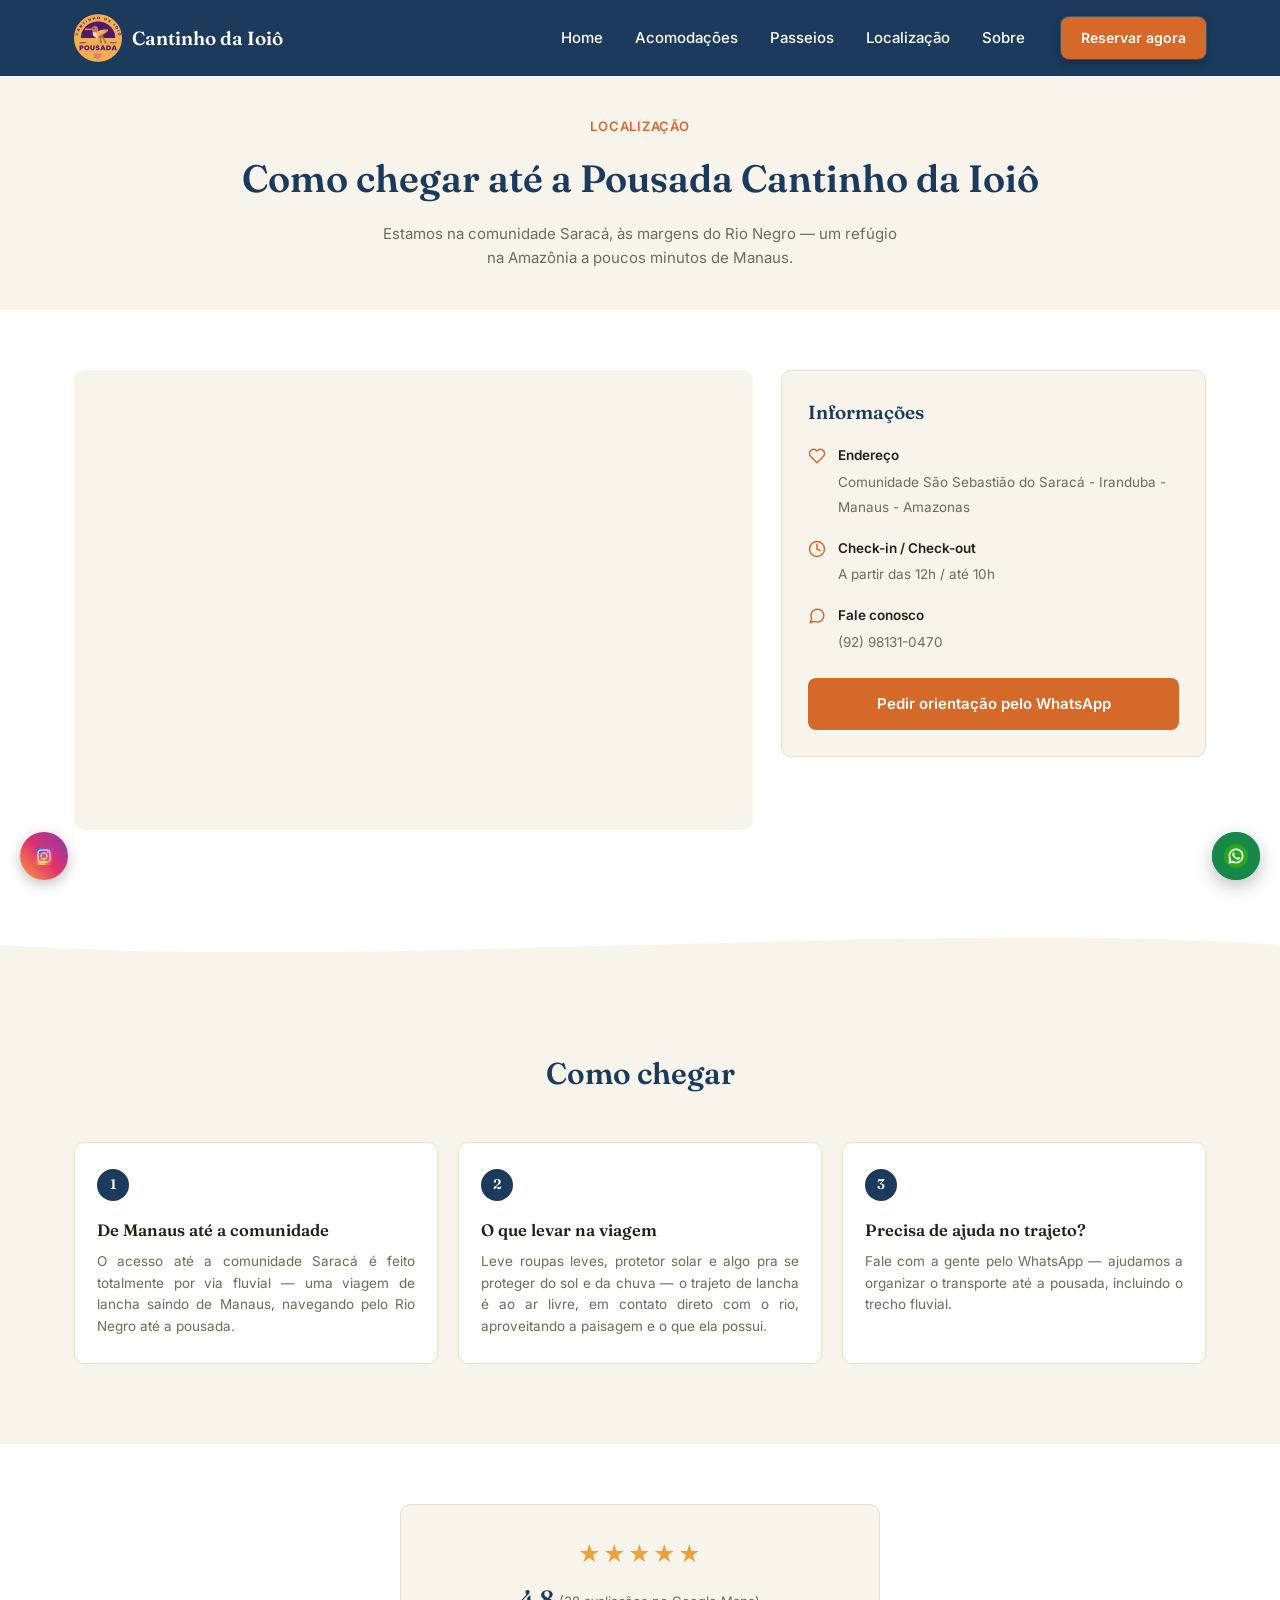
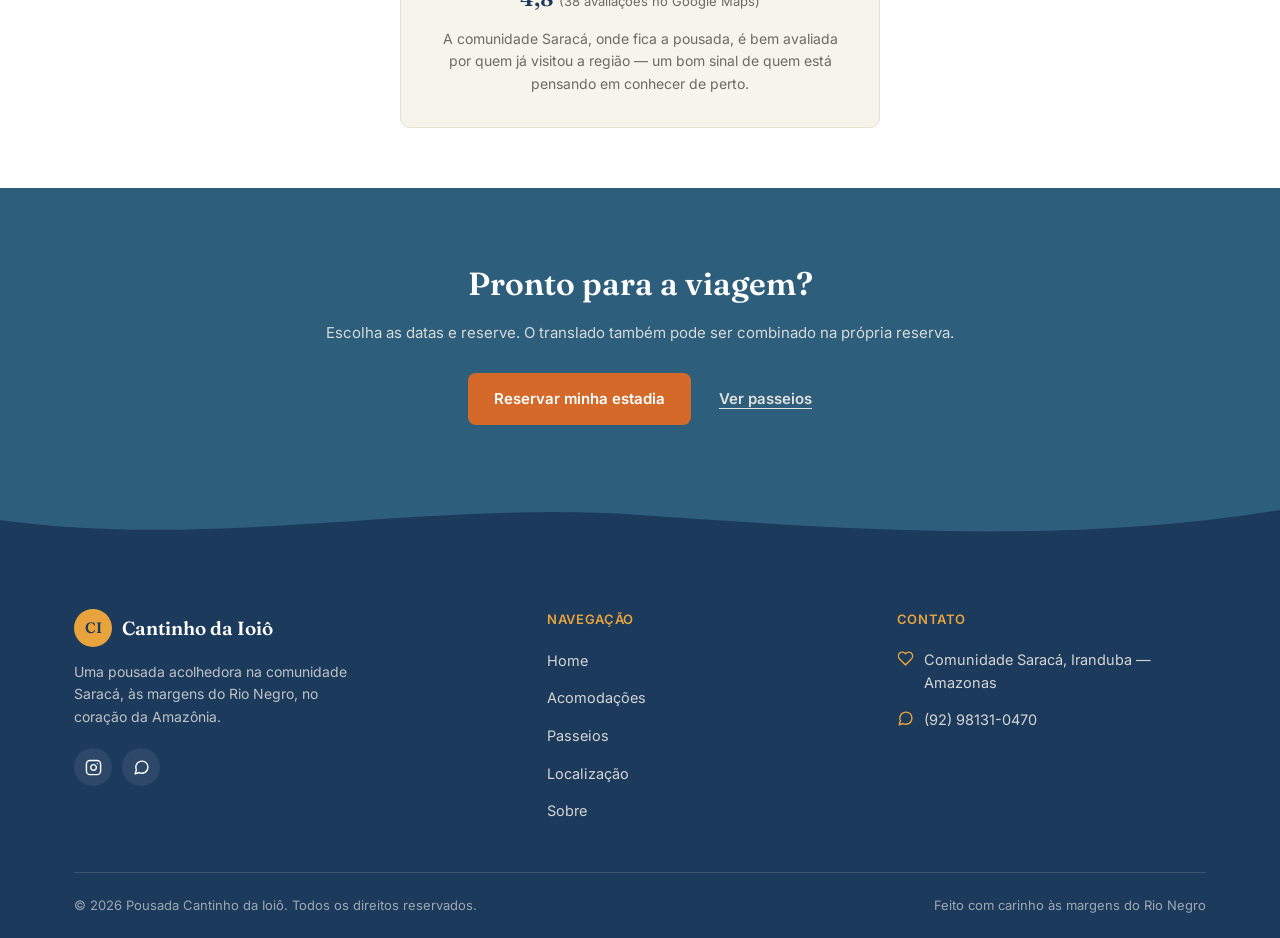
<file: localizacao.html>
<!DOCTYPE html>
<html lang="pt-BR">
<head>
  <meta charset="UTF-8">
  <meta name="viewport" content="width=device-width, initial-scale=1.0">
  <title>Localização | Pousada Cantinho da Ioiô</title>
  <meta name="description" content="Como chegar à Pousada Cantinho da Ioiô, na comunidade Saracá, às margens do Rio Negro, Amazonas. Endereço, mapa e distâncias dos principais pontos.">
  <link rel="canonical" href="https://pousadacantinhodaioio.com.br/localizacao">
  <meta property="og:type" content="website">
  <meta property="og:locale" content="pt_BR">
  <meta property="og:site_name" content="Pousada Cantinho da Ioiô">
  <meta property="og:url" content="https://pousadacantinhodaioio.com.br/localizacao">
  <meta property="og:title" content="Localização | Pousada Cantinho da Ioiô">
  <meta property="og:description" content="Como chegar à Pousada Cantinho da Ioiô, na comunidade Saracá, às margens do Rio Negro, Amazonas. Endereço, mapa e distâncias dos principais pontos.">
  <meta property="og:image" content="https://pousadacantinhodaioio.com.br/assets/pousada/pousada5.jpg">
  <meta property="og:image:alt" content="Pousada Cantinho da Ioiô, na comunidade Saracá, às margens do Rio Negro">
  <meta name="twitter:card" content="summary_large_image">
  <meta name="theme-color" content="#1B3A5C">
  <link rel="preconnect" href="https://fonts.googleapis.com">
  <link href="https://fonts.googleapis.com/css2?family=Fraunces:wght@500;600&family=Inter:wght@400;500;600&display=swap" rel="stylesheet">
  <link rel="icon" type="image/png" href="assets/icone/icone.png">
  <link rel="stylesheet" href="css/base.css">
  <link rel="stylesheet" href="css/header.css">
  <link rel="stylesheet" href="css/paginas.css">
  <link rel="stylesheet" href="css/pages/localizacao.css">
  <link rel="stylesheet" href="css/footer.css">
  <script src="js/whatsapp-flutuante.js" defer></script>
  <script src="js/instagram-flutuante.js" defer></script>
</head>
<body>

  <!-- Header fixo -->
  <header class="header">
    <div class="container header__inner">
      <a href="index.html" class="header__logo">
        <img class="header__logo-mark" src="assets/icone/icone.png" alt="Logo Pousada Cantinho da Ioiô">
        Cantinho da Ioiô
      </a>

      <nav class="header__nav">
        <ul class="header__links">
          <li><a href="index.html">Home</a></li>
          <li><a href="acomodacoes.html">Acomodações</a></li>
          <li><a href="passeios.html">Passeios</a></li>
          <li><a href="localizacao.html">Localização</a></li>
          <li><a href="sobre.html">Sobre</a></li>
        </ul>
        <a href="reserva.html" class="header__cta">Reservar agora</a>
      </nav>

      <button class="header__burger" aria-label="Abrir menu">
        <span></span><span></span><span></span>
      </button>
    </div>
  </header>

  <!-- Painel mobile -->
  <nav class="header__mobile-panel">
    <a href="index.html">Home</a>
    <a href="acomodacoes.html">Acomodações</a>
    <a href="passeios.html">Passeios</a>
    <a href="localizacao.html">Localização</a>
    <a href="sobre.html">Sobre</a>
    <a href="reserva.html" class="header__cta">Reservar agora</a>
  </nav>

  <!-- Banner da página -->
  <section class="pagina-banner">
    <div class="container">
      <p class="pagina-banner__eyebrow">Localização</p>
      <h1 class="pagina-banner__titulo">Como chegar até a Pousada Cantinho da Ioiô</h1>
      <p class="pagina-banner__subtitulo">Estamos na comunidade Saracá, às margens do Rio Negro — um refúgio na Amazônia a poucos minutos de Manaus.</p>
    </div>
  </section>

  <!-- Mapa + informações -->
  <section class="mapa-secao">
    <div class="container mapa-grade">

     <!-- Mapa: Pousada Cantinho da Ioiô, Comunidade Saracá, Iranduba - AM -->
      <div class="mapa-caixa">
        <iframe src="https://www.google.com/maps/embed?pb=!1m18!1m12!1m3!1d3984.422352714674!2d-60.60497470000001!3d-2.9801951!2m3!1f0!2f0!3f0!3m2!1i1024!2i768!4f13.1!3m3!1m2!1s0x926c8b00128616ef%3A0x6114968c29d1a517!2sPousada%20Cantinho%20da%20Ioi%C3%B4!5e0!3m2!1spt-BR!2sbr!4v1789763119067!5m2!1spt-BR!2sbr" width="600" height="450" style="border:0;" allowfullscreen="" loading="lazy" referrerpolicy="strict-origin-when-cross-origin"></iframe>
      </div>

      <div class="mapa-info">
        <h2 class="mapa-info__titulo">Informações</h2>

        <div class="mapa-info__item">
          <svg viewBox="0 0 24 24" fill="none" stroke="currentColor" stroke-width="2" stroke-linecap="round" stroke-linejoin="round"><path d="M20.42 4.58a5.4 5.4 0 0 0-7.65 0l-.77.78-.77-.78a5.4 5.4 0 0 0-7.65 0C1.46 6.7 1.33 10.28 4 13l8 8 8-8c2.67-2.72 2.54-6.3.42-8.42z"/></svg>
          <div>
            <strong>Endereço</strong>
            <span>Comunidade São Sebastião do Saracá - Iranduba - Manaus - Amazonas</span>
          </div>
        </div>

        <div class="mapa-info__item">
          <svg viewBox="0 0 24 24" fill="none" stroke="currentColor" stroke-width="2" stroke-linecap="round" stroke-linejoin="round"><circle cx="12" cy="12" r="10"/><polyline points="12 6 12 12 16 14"/></svg>
          <div>
            <strong>Check-in / Check-out</strong>
            <span>A partir das 12h / até 10h</span>
          </div>
        </div>

        <div class="mapa-info__item">
          <svg viewBox="0 0 24 24" fill="none" stroke="currentColor" stroke-width="2" stroke-linecap="round" stroke-linejoin="round"><path d="M21 11.5a8.38 8.38 0 0 1-.9 3.8 8.5 8.5 0 0 1-7.6 4.7 8.38 8.38 0 0 1-3.8-.9L3 21l1.9-5.7a8.38 8.38 0 0 1-.9-3.8 8.5 8.5 0 0 1 4.7-7.6 8.38 8.38 0 0 1 3.8-.9h.5a8.48 8.48 0 0 1 8 8v.5z"/></svg>
          <div>
            <strong>Fale conosco</strong>
            <span>(92) 98131-0470</span>
          </div>
        </div>

        <a href="https://wa.me/5592981310470" class="btn btn--primario btn--bloco" target="_blank" rel="noopener">Pedir orientação pelo WhatsApp</a>
      </div>

    </div>
  </section>

  <!-- Divisor ondulado -->
  <svg class="divisor-secao" viewBox="0 0 1440 50" preserveAspectRatio="none" aria-hidden="true">
    <path d="M0,25 C400,50 1040,0 1440,25 L1440,50 L0,50 Z"></path>
  </svg>

  <!-- Como chegar -->
  <section class="como-chegar">
    <div class="container">
      <h2 class="como-chegar__titulo">Como chegar</h2>
      <div class="como-chegar__grade">

        <div class="como-chegar__item">
          <div class="como-chegar__numero">1</div>
          <h3>De Manaus até a comunidade</h3>
          <p>O acesso até a comunidade Saracá é feito totalmente por via fluvial — uma viagem de lancha saindo de Manaus, navegando pelo Rio Negro até a pousada.</p>
        </div>

        <div class="como-chegar__item">
          <div class="como-chegar__numero">2</div>
          <h3>O que levar na viagem</h3>
          <p>Leve roupas leves, protetor solar e algo pra se proteger do sol e da chuva — o trajeto de lancha é ao ar livre, em contato direto com o rio, aproveitando a paisagem e o que ela possui.</p>
        </div>

        <div class="como-chegar__item">
          <div class="como-chegar__numero">3</div>
          <h3>Precisa de ajuda no trajeto?</h3>
          <p>Fale com a gente pelo WhatsApp — ajudamos a organizar o transporte até a pousada, incluindo o trecho fluvial.</p>
        </div>

      </div>
    </div>
  </section>

  <section class="avaliacao-regiao">
    <div class="container">
      <div class="avaliacao-regiao__card">
        <div class="avaliacao-regiao__estrelas">★★★★★</div>
        <p class="avaliacao-regiao__nota">4,8 <span>(38 avaliações no Google Maps)</span></p>
        <p class="avaliacao-regiao__texto">A comunidade Saracá, onde fica a pousada, é bem avaliada por quem já visitou a região — um bom sinal de quem está pensando em conhecer de perto.</p>
      </div>
    </div>
  </section>

  <!-- CTA final -->
  <section class="cta-final">
    <div class="container">
      <h2 class="cta-final__titulo">Pronto para a viagem?</h2>
      <p class="cta-final__texto">Escolha as datas e reserve. O translado também pode ser combinado na própria reserva.</p>
      <div class="cta-final__acoes">
        <a href="reserva.html" class="btn btn--primario">Reservar minha estadia</a>
        <a href="passeios.html" class="cta-final__link">Ver passeios</a>
      </div>
    </div>
  </section>

  <!-- Divisor ondulado (transição azul-claro → azul-escuro) -->
  <svg class="divisor-secao divisor-secao--cta" viewBox="0 0 1440 50" preserveAspectRatio="none" aria-hidden="true">
    <path d="M0,25 C240,55 480,5 720,20 C960,35 1200,50 1440,15 L1440,50 L0,50 Z"></path>
  </svg>

  <!-- Rodapé -->
  <footer class="footer">
    <div class="container">
      <div class="footer__grade">

        <div>
          <a href="index.html" class="footer__marca">
            <span class="footer__marca-mark">CI</span>
            Cantinho da Ioiô
          </a>
          <p class="footer__texto">Uma pousada acolhedora na comunidade Saracá, às margens do Rio Negro, no coração da Amazônia.</p>
          <div class="footer__redes">
            <a href="https://www.instagram.com/pousadacantinhodaioio" class="footer__rede" target="_blank" rel="noopener" aria-label="Instagram da pousada">
              <svg viewBox="0 0 24 24" fill="none" stroke="currentColor" stroke-width="2" stroke-linecap="round" stroke-linejoin="round"><rect x="2" y="2" width="20" height="20" rx="5"/><path d="M16 11.37A4 4 0 1 1 12.63 8 4 4 0 0 1 16 11.37z"/><line x1="17.5" y1="6.5" x2="17.51" y2="6.5"/></svg>
            </a>
            <a href="https://wa.me/5592981310470" class="footer__rede" target="_blank" rel="noopener" aria-label="WhatsApp da pousada">
              <svg viewBox="0 0 24 24" fill="none" stroke="currentColor" stroke-width="2" stroke-linecap="round" stroke-linejoin="round"><path d="M21 11.5a8.38 8.38 0 0 1-.9 3.8 8.5 8.5 0 0 1-7.6 4.7 8.38 8.38 0 0 1-3.8-.9L3 21l1.9-5.7a8.38 8.38 0 0 1-.9-3.8 8.5 8.5 0 0 1 4.7-7.6 8.38 8.38 0 0 1 3.8-.9h.5a8.48 8.48 0 0 1 8 8v.5z"/></svg>
            </a>
          </div>
        </div>

        <div>
          <p class="footer__coluna-titulo">Navegação</p>
          <ul class="footer__links">
            <li><a href="index.html">Home</a></li>
            <li><a href="acomodacoes.html">Acomodações</a></li>
          <li><a href="passeios.html">Passeios</a></li>
            <li><a href="localizacao.html">Localização</a></li>
            <li><a href="sobre.html">Sobre</a></li>
          </ul>
        </div>

        <div>
          <p class="footer__coluna-titulo">Contato</p>
          <div style="display:flex; flex-direction:column; gap:14px;">
            <div class="footer__contato-item">
              <svg viewBox="0 0 24 24" fill="none" stroke="currentColor" stroke-width="2" stroke-linecap="round" stroke-linejoin="round"><path d="M20.42 4.58a5.4 5.4 0 0 0-7.65 0l-.77.78-.77-.78a5.4 5.4 0 0 0-7.65 0C1.46 6.7 1.33 10.28 4 13l8 8 8-8c2.67-2.72 2.54-6.3.42-8.42z"/></svg>
              <span>Comunidade Saracá, Iranduba — Amazonas</span>
            </div>
            <div class="footer__contato-item">
              <svg viewBox="0 0 24 24" fill="none" stroke="currentColor" stroke-width="2" stroke-linecap="round" stroke-linejoin="round"><path d="M21 11.5a8.38 8.38 0 0 1-.9 3.8 8.5 8.5 0 0 1-7.6 4.7 8.38 8.38 0 0 1-3.8-.9L3 21l1.9-5.7a8.38 8.38 0 0 1-.9-3.8 8.5 8.5 0 0 1 4.7-7.6 8.38 8.38 0 0 1 3.8-.9h.5a8.48 8.48 0 0 1 8 8v.5z"/></svg>
              <a href="https://wa.me/5592981310470" target="_blank" rel="noopener">(92) 98131-0470</a>
            </div>
          </div>
        </div>

      </div>

      <div class="footer__base">
        <span>© 2026 Pousada Cantinho da Ioiô. Todos os direitos reservados.</span>
        <span>Feito com carinho às margens do Rio Negro</span>
      </div>
    </div>
  </footer>

  <script src="js/header.js"></script>
</body>
</html>
</file>
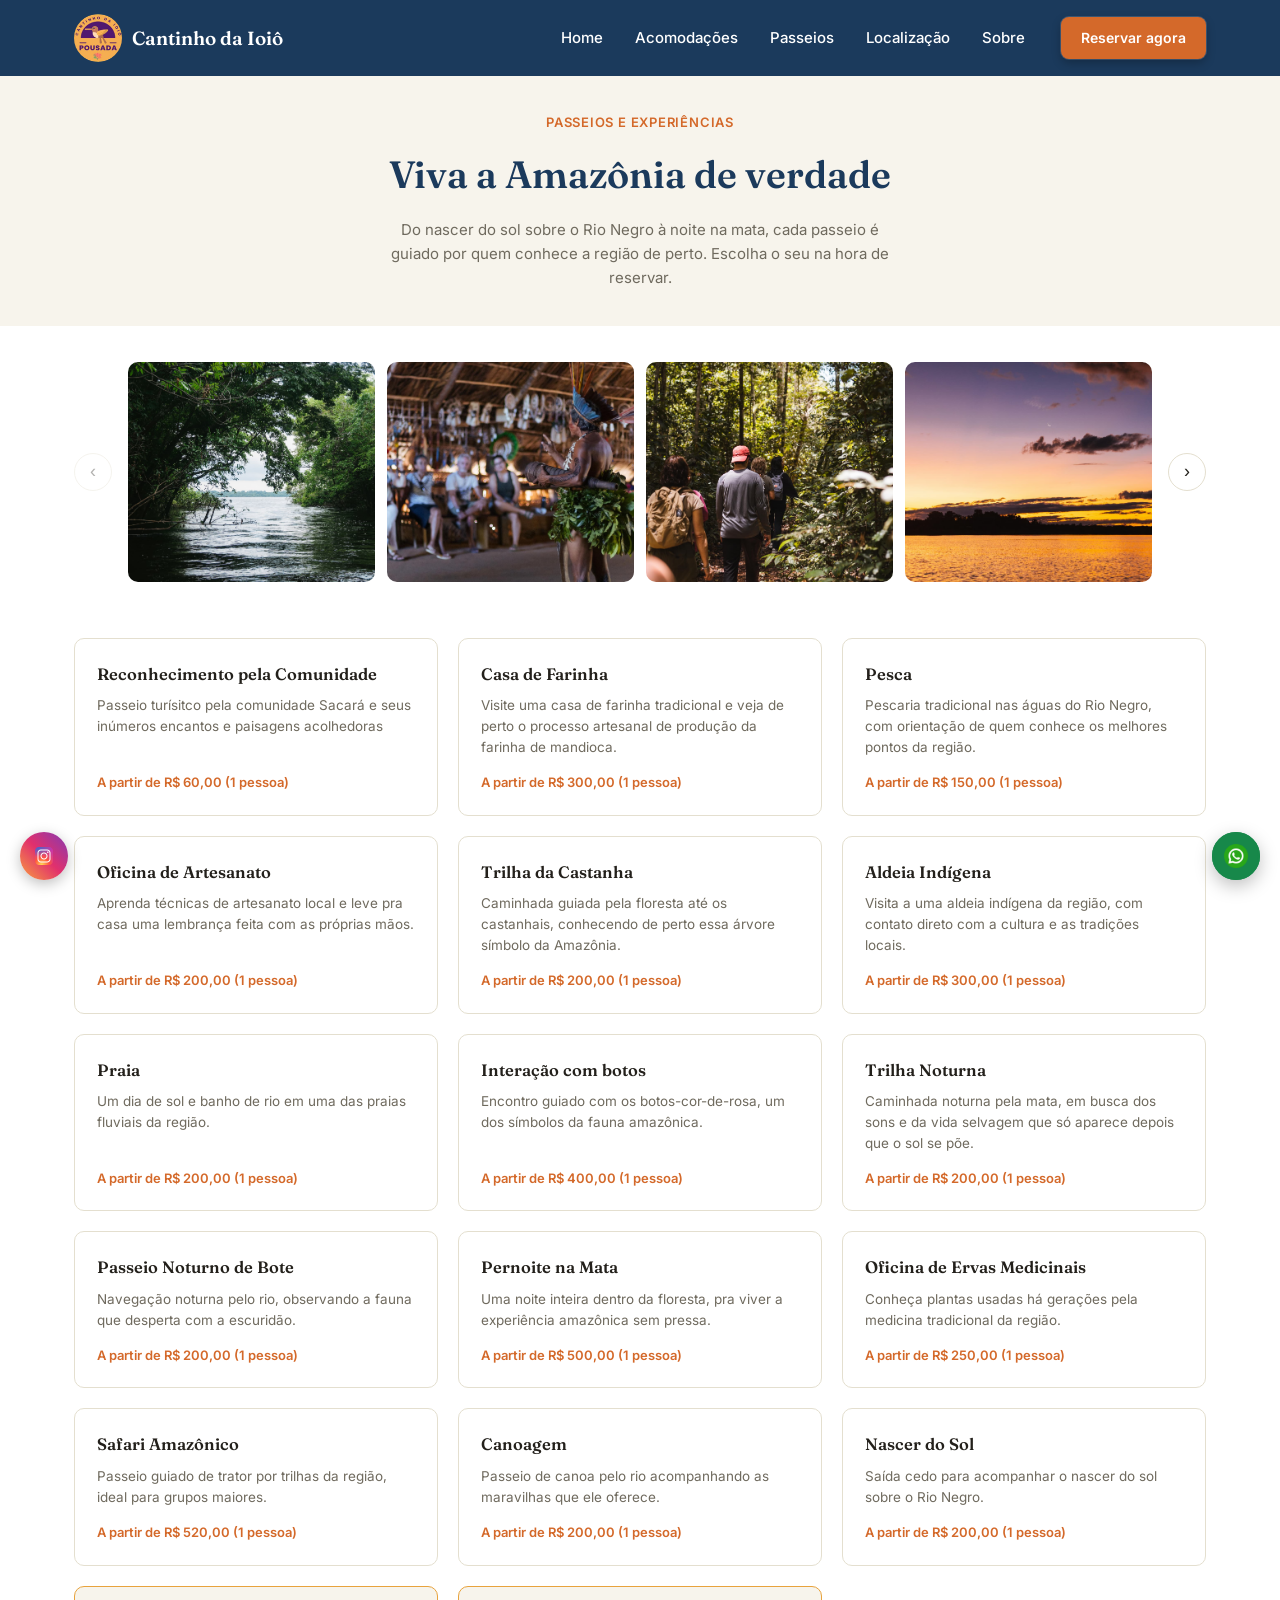
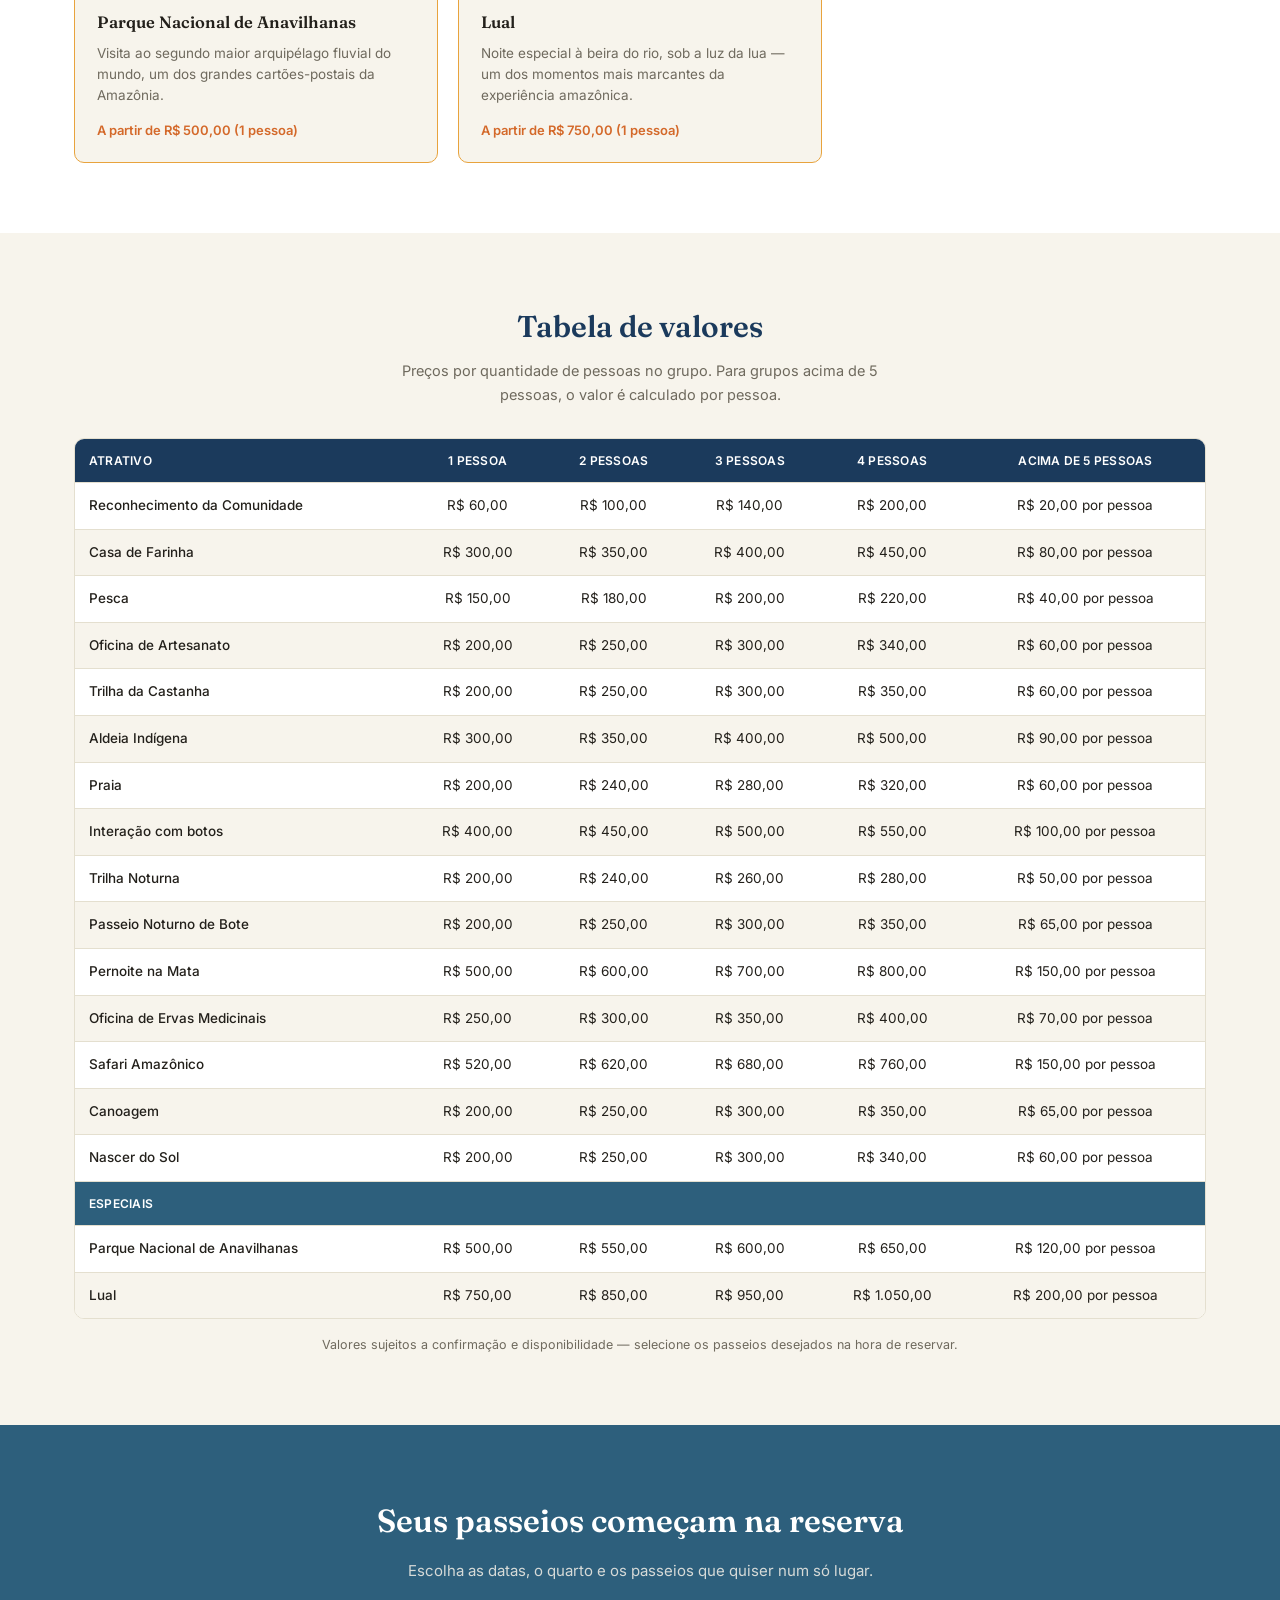
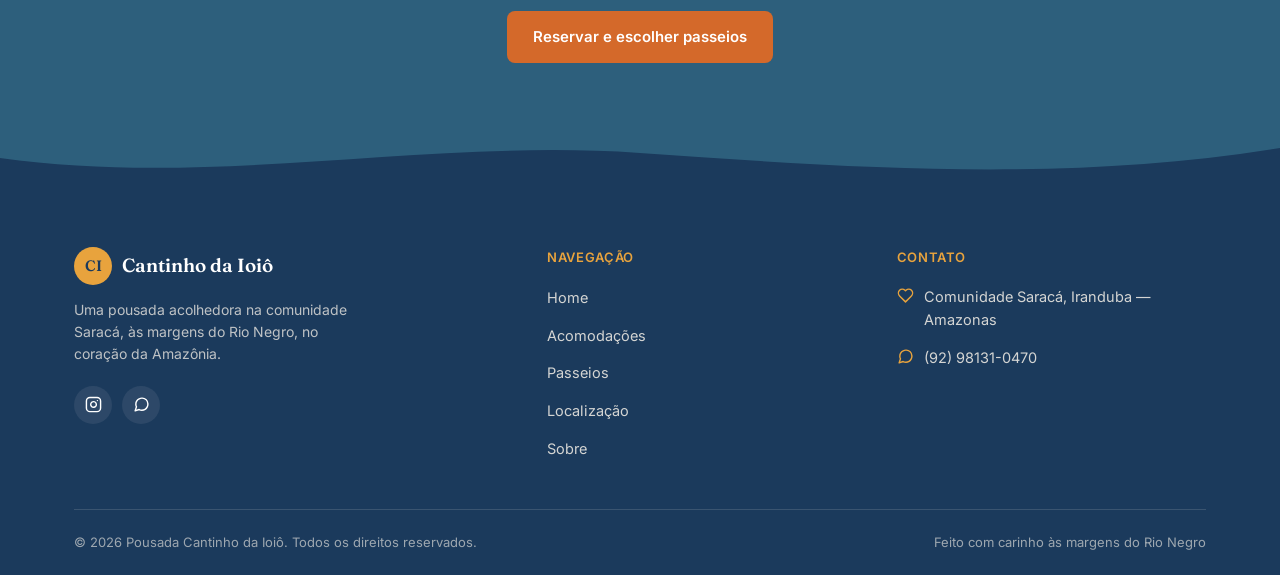
<file: passeios.html>
<!DOCTYPE html>
<html lang="pt-BR">
<head>
  <meta charset="UTF-8">
  <meta name="viewport" content="width=device-width, initial-scale=1.0">
  <title>Passeios e Experiências | Pousada Cantinho da Ioiô</title>
  <meta name="description" content="Passeios na Amazônia saindo da Pousada Cantinho da Ioiô: pesca, trilha noturna, interação com botos, Parque Nacional de Anavilhanas e muito mais. Veja os valores.">
  <link rel="canonical" href="https://pousadacantinhodaioio.com.br/passeios">
  <meta property="og:type" content="website">
  <meta property="og:locale" content="pt_BR">
  <meta property="og:site_name" content="Pousada Cantinho da Ioiô">
  <meta property="og:url" content="https://pousadacantinhodaioio.com.br/passeios">
  <meta property="og:title" content="Passeios e Experiências | Pousada Cantinho da Ioiô">
  <meta property="og:description" content="Passeios na Amazônia saindo da Pousada Cantinho da Ioiô: pesca, trilha noturna, interação com botos, Parque Nacional de Anavilhanas e muito mais. Veja os valores.">
  <meta property="og:image" content="https://pousadacantinhodaioio.com.br/assets/pousada/pousada5.jpg">
  <meta property="og:image:alt" content="Pousada Cantinho da Ioiô, na comunidade Saracá, às margens do Rio Negro">
  <meta name="twitter:card" content="summary_large_image">
  <meta name="theme-color" content="#1B3A5C">
  <link rel="preconnect" href="https://fonts.googleapis.com">
  <link href="https://fonts.googleapis.com/css2?family=Fraunces:wght@500;600&family=Inter:wght@400;500;600&display=swap" rel="stylesheet">
  <link rel="icon" type="image/png" href="assets/icone/icone.png">
  <link rel="stylesheet" href="css/base.css">
  <link rel="stylesheet" href="css/header.css">
  <link rel="stylesheet" href="css/paginas.css">
  <link rel="stylesheet" href="css/pages/passeios.css">
  <link rel="stylesheet" href="css/vitrine.css">
  <link rel="stylesheet" href="css/footer.css">
  <script src="js/whatsapp-flutuante.js" defer></script>
  <script src="js/instagram-flutuante.js" defer></script>
</head>
<body>

  <!-- Header fixo -->
  <header class="header">
    <div class="container header__inner">
      <a href="index.html" class="header__logo">
        <img class="header__logo-mark" src="assets/icone/icone.png" alt="Logo Pousada Cantinho da Ioiô">
        Cantinho da Ioiô
      </a>

      <nav class="header__nav">
        <ul class="header__links">
          <li><a href="index.html">Home</a></li>
          <li><a href="acomodacoes.html">Acomodações</a></li>
          <li><a href="passeios.html">Passeios</a></li>
          <li><a href="localizacao.html">Localização</a></li>
          <li><a href="sobre.html">Sobre</a></li>
        </ul>
        <a href="reserva.html" class="header__cta">Reservar agora</a>
      </nav>

      <button class="header__burger" aria-label="Abrir menu">
        <span></span><span></span><span></span>
      </button>
    </div>
  </header>

  <!-- Painel mobile -->
  <nav class="header__mobile-panel">
    <a href="index.html">Home</a>
    <a href="acomodacoes.html">Acomodações</a>
    <a href="passeios.html">Passeios</a>
    <a href="localizacao.html">Localização</a>
    <a href="sobre.html">Sobre</a>
    <a href="reserva.html" class="header__cta">Reservar agora</a>
  </nav>

  <!-- Banner da página -->
  <section class="pagina-banner pagina-banner--compacta">
    <div class="container">
      <p class="pagina-banner__eyebrow">Passeios e experiências</p>
      <h1 class="pagina-banner__titulo">Viva a Amazônia de verdade</h1>
      <p class="pagina-banner__subtitulo">Do nascer do sol sobre o Rio Negro à noite na mata, cada passeio é guiado por quem conhece a região de perto. Escolha o seu na hora de reservar.</p>
    </div>
  </section>

  <!-- Vitrine de fotos dos passeios -->
  <section class="vitrine-secao">
    <div class="container">
      <div class="vitrine">
        <button type="button" class="vitrine__seta vitrine__seta--prev" aria-label="Fotos anteriores">‹</button>
        <div class="vitrine__viewport">
          <div class="vitrine__trilho">
            <div class="vitrine__slide"><img src="assets/passeios/passeio1.jpg" alt="Passeio na Pousada Cantinho da Ioiô"></div>
            <div class="vitrine__slide"><img src="assets/passeios/passeio2.jpg" alt="Passeio na Pousada Cantinho da Ioiô"></div>
            <div class="vitrine__slide"><img src="assets/passeios/passeio3.jpg" alt="Passeio na Pousada Cantinho da Ioiô"></div>
            <div class="vitrine__slide"><img src="assets/passeios/passeio4.jpg" alt="Passeio na Pousada Cantinho da Ioiô"></div>
            <div class="vitrine__slide"><img src="assets/passeios/passeio5.jpg" alt="Passeio na Pousada Cantinho da Ioiô"></div>
            <div class="vitrine__slide"><img src="assets/passeios/passeio6.jpg" alt="Passeio na Pousada Cantinho da Ioiô"></div>
            <div class="vitrine__slide"><img src="assets/passeios/passeio7.jpg" alt="Passeio na Pousada Cantinho da Ioiô"></div>
            <div class="vitrine__slide"><img src="assets/passeios/passeio8.jpg" alt="Passeio na Pousada Cantinho da Ioiô"></div>
            <div class="vitrine__slide"><img src="assets/passeios/passeio9.jpg" alt="Passeio na Pousada Cantinho da Ioiô"></div>
            <div class="vitrine__slide"><img src="assets/passeios/passeio10.jpg" alt="Passeio na Pousada Cantinho da Ioiô"></div>
          </div>
        </div>
        <button type="button" class="vitrine__seta vitrine__seta--next" aria-label="Próximas fotos">›</button>
      </div>
    </div>
  </section>

  <!-- Lista detalhada de passeios -->
  <section class="passeios-grade-secao">
    <div class="container">
      <div class="passeios-grade">

        <div class="passeio-card">
          <h3 class="passeio-card__titulo">Reconhecimento pela Comunidade</h3>
          <p class="passeio-card__texto">Passeio turísitco pela comunidade Sacará e seus inúmeros encantos e paisagens acolhedoras</p>
          <span class="passeio-card__preco">A partir de R$ 60,00 (1 pessoa)</span>
        </div>

        <div class="passeio-card">
          <h3 class="passeio-card__titulo">Casa de Farinha</h3>
          <p class="passeio-card__texto">Visite uma casa de farinha tradicional e veja de perto o processo artesanal de produção da farinha de mandioca.</p>
          <span class="passeio-card__preco">A partir de R$ 300,00 (1 pessoa)</span>
        </div>

        <div class="passeio-card">
          <h3 class="passeio-card__titulo">Pesca</h3>
          <p class="passeio-card__texto">Pescaria tradicional nas águas do Rio Negro, com orientação de quem conhece os melhores pontos da região.</p>
          <span class="passeio-card__preco">A partir de R$ 150,00 (1 pessoa)</span>
        </div>

        <div class="passeio-card">
          <h3 class="passeio-card__titulo">Oficina de Artesanato</h3>
          <p class="passeio-card__texto">Aprenda técnicas de artesanato local e leve pra casa uma lembrança feita com as próprias mãos.</p>
          <span class="passeio-card__preco">A partir de R$ 200,00 (1 pessoa)</span>
        </div>

        <div class="passeio-card">
          <h3 class="passeio-card__titulo">Trilha da Castanha</h3>
          <p class="passeio-card__texto">Caminhada guiada pela floresta até os castanhais, conhecendo de perto essa árvore símbolo da Amazônia.</p>
          <span class="passeio-card__preco">A partir de R$ 200,00 (1 pessoa)</span>
        </div>

        <div class="passeio-card">
          <h3 class="passeio-card__titulo">Aldeia Indígena</h3>
          <p class="passeio-card__texto">Visita a uma aldeia indígena da região, com contato direto com a cultura e as tradições locais.</p>
          <span class="passeio-card__preco">A partir de R$ 300,00 (1 pessoa)</span>
        </div>

        <div class="passeio-card">
          <h3 class="passeio-card__titulo">Praia</h3>
          <p class="passeio-card__texto">Um dia de sol e banho de rio em uma das praias fluviais da região.</p>
          <span class="passeio-card__preco">A partir de R$ 200,00 (1 pessoa)</span>
        </div>

        <div class="passeio-card">
          <h3 class="passeio-card__titulo">Interação com botos</h3>
          <p class="passeio-card__texto">Encontro guiado com os botos-cor-de-rosa, um dos símbolos da fauna amazônica.</p>
          <span class="passeio-card__preco">A partir de R$ 400,00 (1 pessoa)</span>
        </div>

        <div class="passeio-card">
          <h3 class="passeio-card__titulo">Trilha Noturna</h3>
          <p class="passeio-card__texto">Caminhada noturna pela mata, em busca dos sons e da vida selvagem que só aparece depois que o sol se põe.</p>
          <span class="passeio-card__preco">A partir de R$ 200,00 (1 pessoa)</span>
        </div>

        <div class="passeio-card">
          <h3 class="passeio-card__titulo">Passeio Noturno de Bote</h3>
          <p class="passeio-card__texto">Navegação noturna pelo rio, observando a fauna que desperta com a escuridão.</p>
          <span class="passeio-card__preco">A partir de R$ 200,00 (1 pessoa)</span>
        </div>

        <div class="passeio-card">
          <h3 class="passeio-card__titulo">Pernoite na Mata</h3>
          <p class="passeio-card__texto">Uma noite inteira dentro da floresta, pra viver a experiência amazônica sem pressa.</p>
          <span class="passeio-card__preco">A partir de R$ 500,00 (1 pessoa)</span>
        </div>

        <div class="passeio-card">
          <h3 class="passeio-card__titulo">Oficina de Ervas Medicinais</h3>
          <p class="passeio-card__texto">Conheça plantas usadas há gerações pela medicina tradicional da região.</p>
          <span class="passeio-card__preco">A partir de R$ 250,00 (1 pessoa)</span>
        </div>

        <div class="passeio-card">
          <h3 class="passeio-card__titulo">Safari Amazônico</h3>
          <p class="passeio-card__texto">Passeio guiado de trator por trilhas da região, ideal para grupos maiores.</p>
          <span class="passeio-card__preco">A partir de R$ 520,00 (1 pessoa)</span>
        </div>

        <div class="passeio-card">
          <h3 class="passeio-card__titulo">Canoagem</h3>
          <p class="passeio-card__texto">Passeio de canoa pelo rio acompanhando as maravilhas que ele oferece.</p>
          <span class="passeio-card__preco">A partir de R$ 200,00 (1 pessoa)</span>
        </div>

        <div class="passeio-card">
          <h3 class="passeio-card__titulo">Nascer do Sol</h3>
          <p class="passeio-card__texto">Saída cedo para acompanhar o nascer do sol sobre o Rio Negro.</p>
          <span class="passeio-card__preco">A partir de R$ 200,00 (1 pessoa)</span>
        </div>

        <div class="passeio-card passeio-card--especial">
          <h3 class="passeio-card__titulo">Parque Nacional de Anavilhanas</h3>
          <p class="passeio-card__texto">Visita ao segundo maior arquipélago fluvial do mundo, um dos grandes cartões-postais da Amazônia.</p>
          <span class="passeio-card__preco">A partir de R$ 500,00 (1 pessoa)</span>
        </div>

        <div class="passeio-card passeio-card--especial">
          <h3 class="passeio-card__titulo">Lual</h3>
          <p class="passeio-card__texto">Noite especial à beira do rio, sob a luz da lua — um dos momentos mais marcantes da experiência amazônica.</p>
          <span class="passeio-card__preco">A partir de R$ 750,00 (1 pessoa)</span>
        </div>

      </div>
    </div>
  </section>

  <!-- Tabela completa de valores -->
  <section class="tabela-passeios">
    <div class="container">
      <h2 class="tabela-passeios__titulo">Tabela de valores</h2>
      <p class="tabela-passeios__subtitulo">Preços por quantidade de pessoas no grupo. Para grupos acima de 5 pessoas, o valor é calculado por pessoa.</p>

      <div class="tabela-passeios-wrapper">
        <table>
          <thead>
            <tr>
              <th>Atrativo</th>
              <th>1 pessoa</th>
              <th>2 pessoas</th>
              <th>3 pessoas</th>
              <th>4 pessoas</th>
              <th>Acima de 5 pessoas</th>
            </tr>
          </thead>
          <tbody>
            <tr><td>Reconhecimento da Comunidade</td><td>R$ 60,00</td><td>R$ 100,00</td><td>R$ 140,00</td><td>R$ 200,00</td><td>R$ 20,00 por pessoa</td></tr>
            <tr><td>Casa de Farinha</td><td>R$ 300,00</td><td>R$ 350,00</td><td>R$ 400,00</td><td>R$ 450,00</td><td>R$ 80,00 por pessoa</td></tr>
            <tr><td>Pesca</td><td>R$ 150,00</td><td>R$ 180,00</td><td>R$ 200,00</td><td>R$ 220,00</td><td>R$ 40,00 por pessoa</td></tr>
            <tr><td>Oficina de Artesanato</td><td>R$ 200,00</td><td>R$ 250,00</td><td>R$ 300,00</td><td>R$ 340,00</td><td>R$ 60,00 por pessoa</td></tr>
            <tr><td>Trilha da Castanha</td><td>R$ 200,00</td><td>R$ 250,00</td><td>R$ 300,00</td><td>R$ 350,00</td><td>R$ 60,00 por pessoa</td></tr>
            <tr><td>Aldeia Indígena</td><td>R$ 300,00</td><td>R$ 350,00</td><td>R$ 400,00</td><td>R$ 500,00</td><td>R$ 90,00 por pessoa</td></tr>
            <tr><td>Praia</td><td>R$ 200,00</td><td>R$ 240,00</td><td>R$ 280,00</td><td>R$ 320,00</td><td>R$ 60,00 por pessoa</td></tr>
            <tr><td>Interação com botos</td><td>R$ 400,00</td><td>R$ 450,00</td><td>R$ 500,00</td><td>R$ 550,00</td><td>R$ 100,00 por pessoa</td></tr>
            <tr><td>Trilha Noturna</td><td>R$ 200,00</td><td>R$ 240,00</td><td>R$ 260,00</td><td>R$ 280,00</td><td>R$ 50,00 por pessoa</td></tr>
            <tr><td>Passeio Noturno de Bote</td><td>R$ 200,00</td><td>R$ 250,00</td><td>R$ 300,00</td><td>R$ 350,00</td><td>R$ 65,00 por pessoa</td></tr>
            <tr><td>Pernoite na Mata</td><td>R$ 500,00</td><td>R$ 600,00</td><td>R$ 700,00</td><td>R$ 800,00</td><td>R$ 150,00 por pessoa</td></tr>
            <tr><td>Oficina de Ervas Medicinais</td><td>R$ 250,00</td><td>R$ 300,00</td><td>R$ 350,00</td><td>R$ 400,00</td><td>R$ 70,00 por pessoa</td></tr>
            <tr><td>Safari Amazônico</td><td>R$ 520,00</td><td>R$ 620,00</td><td>R$ 680,00</td><td>R$ 760,00</td><td>R$ 150,00 por pessoa</td></tr>
            <tr><td>Canoagem</td><td>R$ 200,00</td><td>R$ 250,00</td><td>R$ 300,00</td><td>R$ 350,00</td><td>R$ 65,00 por pessoa</td></tr>
            <tr><td>Nascer do Sol</td><td>R$ 200,00</td><td>R$ 250,00</td><td>R$ 300,00</td><td>R$ 340,00</td><td>R$ 60,00 por pessoa</td></tr>
            <tr class="linha-secao"><td colspan="6">Especiais</td></tr>
            <tr><td>Parque Nacional de Anavilhanas</td><td>R$ 500,00</td><td>R$ 550,00</td><td>R$ 600,00</td><td>R$ 650,00</td><td>R$ 120,00 por pessoa</td></tr>
            <tr><td>Lual</td><td>R$ 750,00</td><td>R$ 850,00</td><td>R$ 950,00</td><td>R$ 1.050,00</td><td>R$ 200,00 por pessoa</td></tr>
          </tbody>
        </table>
      </div>
      <p class="tabela-passeios__nota">Valores sujeitos a confirmação e disponibilidade — selecione os passeios desejados na hora de reservar.</p>
    </div>
  </section>

  <!-- CTA final -->
  <section class="cta-final">
    <div class="container">
      <h2 class="cta-final__titulo">Seus passeios começam na reserva</h2>
      <p class="cta-final__texto">Escolha as datas, o quarto e os passeios que quiser num só lugar.</p>
      <div class="cta-final__acoes">
        <a href="reserva.html" class="btn btn--primario">Reservar e escolher passeios</a>
      </div>
    </div>
  </section>

  <!-- Divisor ondulado (transição azul-claro → azul-escuro) -->
  <svg class="divisor-secao divisor-secao--cta" viewBox="0 0 1440 50" preserveAspectRatio="none" aria-hidden="true">
    <path d="M0,25 C240,55 480,5 720,20 C960,35 1200,50 1440,15 L1440,50 L0,50 Z"></path>
  </svg>

  <!-- Rodapé -->
  <footer class="footer">
    <div class="container">
      <div class="footer__grade">

        <div>
          <a href="index.html" class="footer__marca">
            <span class="footer__marca-mark">CI</span>
            Cantinho da Ioiô
          </a>
          <p class="footer__texto">Uma pousada acolhedora na comunidade Saracá, às margens do Rio Negro, no coração da Amazônia.</p>
          <div class="footer__redes">
            <a href="https://www.instagram.com/pousadacantinhodaioio" class="footer__rede" target="_blank" rel="noopener" aria-label="Instagram da pousada">
              <svg viewBox="0 0 24 24" fill="none" stroke="currentColor" stroke-width="2" stroke-linecap="round" stroke-linejoin="round"><rect x="2" y="2" width="20" height="20" rx="5"/><path d="M16 11.37A4 4 0 1 1 12.63 8 4 4 0 0 1 16 11.37z"/><line x1="17.5" y1="6.5" x2="17.51" y2="6.5"/></svg>
            </a>
            <a href="https://wa.me/5592981310470" class="footer__rede" target="_blank" rel="noopener" aria-label="WhatsApp da pousada">
              <svg viewBox="0 0 24 24" fill="none" stroke="currentColor" stroke-width="2" stroke-linecap="round" stroke-linejoin="round"><path d="M21 11.5a8.38 8.38 0 0 1-.9 3.8 8.5 8.5 0 0 1-7.6 4.7 8.38 8.38 0 0 1-3.8-.9L3 21l1.9-5.7a8.38 8.38 0 0 1-.9-3.8 8.5 8.5 0 0 1 4.7-7.6 8.38 8.38 0 0 1 3.8-.9h.5a8.48 8.48 0 0 1 8 8v.5z"/></svg>
            </a>
          </div>
        </div>

        <div>
          <p class="footer__coluna-titulo">Navegação</p>
          <ul class="footer__links">
            <li><a href="index.html">Home</a></li>
            <li><a href="acomodacoes.html">Acomodações</a></li>
            <li><a href="passeios.html">Passeios</a></li>
            <li><a href="localizacao.html">Localização</a></li>
            <li><a href="sobre.html">Sobre</a></li>
          </ul>
        </div>

        <div>
          <p class="footer__coluna-titulo">Contato</p>
          <div style="display:flex; flex-direction:column; gap:14px;">
            <div class="footer__contato-item">
              <svg viewBox="0 0 24 24" fill="none" stroke="currentColor" stroke-width="2" stroke-linecap="round" stroke-linejoin="round"><path d="M20.42 4.58a5.4 5.4 0 0 0-7.65 0l-.77.78-.77-.78a5.4 5.4 0 0 0-7.65 0C1.46 6.7 1.33 10.28 4 13l8 8 8-8c2.67-2.72 2.54-6.3.42-8.42z"/></svg>
              <span>Comunidade Saracá, Iranduba — Amazonas</span>
            </div>
            <div class="footer__contato-item">
              <svg viewBox="0 0 24 24" fill="none" stroke="currentColor" stroke-width="2" stroke-linecap="round" stroke-linejoin="round"><path d="M21 11.5a8.38 8.38 0 0 1-.9 3.8 8.5 8.5 0 0 1-7.6 4.7 8.38 8.38 0 0 1-3.8-.9L3 21l1.9-5.7a8.38 8.38 0 0 1-.9-3.8 8.5 8.5 0 0 1 4.7-7.6 8.38 8.38 0 0 1 3.8-.9h.5a8.48 8.48 0 0 1 8 8v.5z"/></svg>
              <a href="https://wa.me/5592981310470" target="_blank" rel="noopener">(92) 98131-0470</a>
            </div>
          </div>
        </div>

      </div>

      <div class="footer__base">
        <span>© 2026 Pousada Cantinho da Ioiô. Todos os direitos reservados.</span>
        <span>Feito com carinho às margens do Rio Negro</span>
      </div>
    </div>
  </footer>

  <script src="js/vitrine.js"></script>
  <script src="js/header.js"></script>
</body>
</html>
</file>
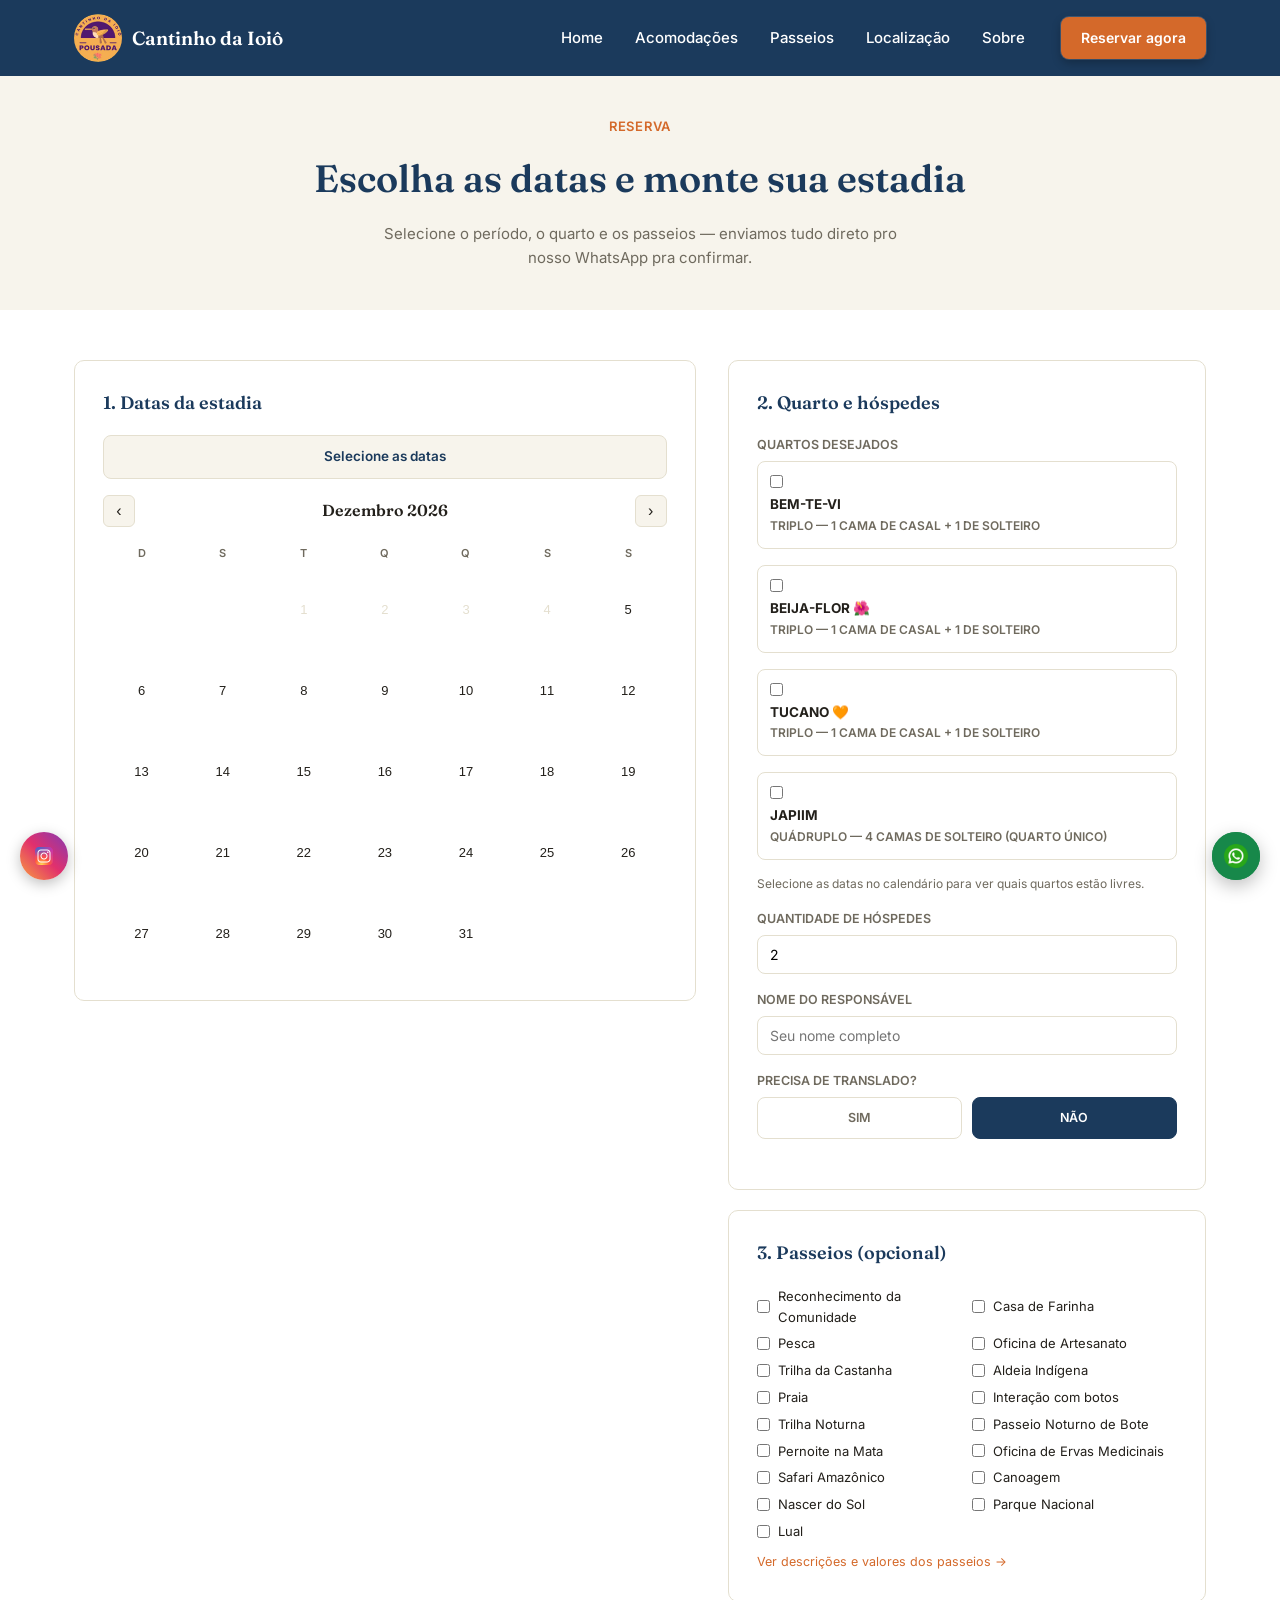
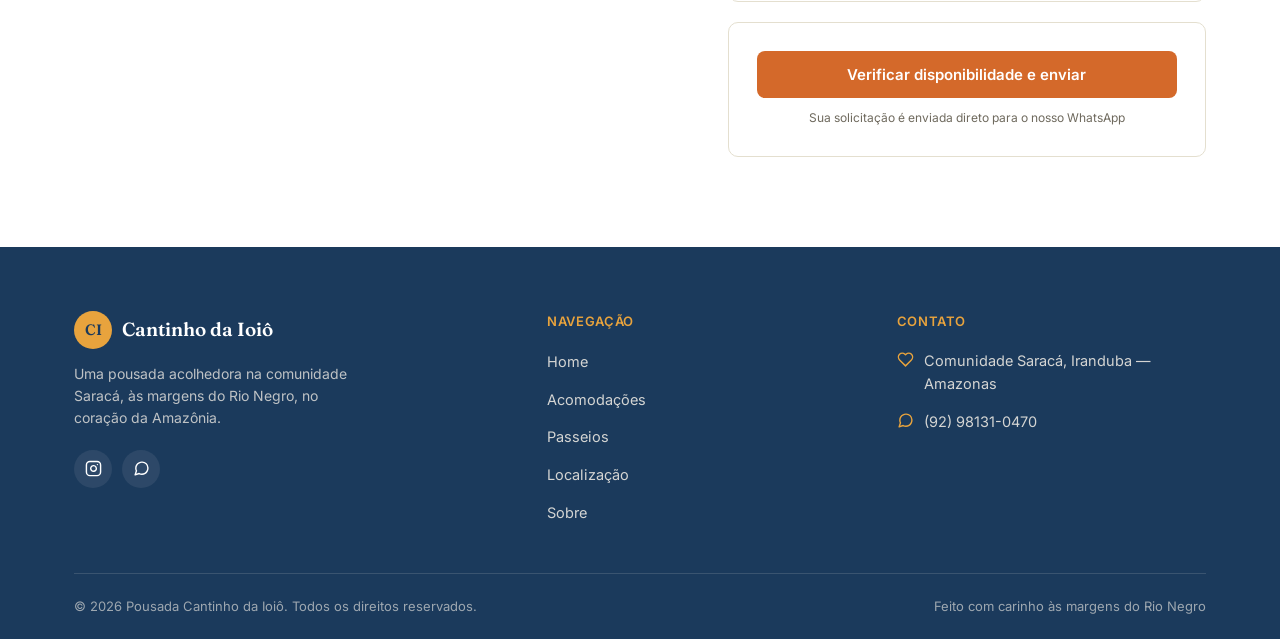
<file: reserva.html>
<!DOCTYPE html>
<html lang="pt-BR">
<head>
  <meta charset="UTF-8">
  <meta name="viewport" content="width=device-width, initial-scale=1.0">
  <title>Reserva | Pousada Cantinho da Ioiô</title>
  <meta name="description" content="Reserve sua estadia na Pousada Cantinho da Ioiô: escolha as datas, o quarto e os passeios. Bem-te-vi, Beija-flor, Tucano e Japiim.">
  <link rel="canonical" href="https://pousadacantinhodaioio.com.br/reserva">
  <meta property="og:type" content="website">
  <meta property="og:locale" content="pt_BR">
  <meta property="og:site_name" content="Pousada Cantinho da Ioiô">
  <meta property="og:url" content="https://pousadacantinhodaioio.com.br/reserva">
  <meta property="og:title" content="Reserva | Pousada Cantinho da Ioiô">
  <meta property="og:description" content="Reserve sua estadia na Pousada Cantinho da Ioiô: escolha as datas, o quarto e os passeios. Bem-te-vi, Beija-flor, Tucano e Japiim.">
  <meta property="og:image" content="https://pousadacantinhodaioio.com.br/assets/pousada/pousada5.jpg">
  <meta property="og:image:alt" content="Pousada Cantinho da Ioiô, na comunidade Saracá, às margens do Rio Negro">
  <meta name="twitter:card" content="summary_large_image">
  <meta name="theme-color" content="#1B3A5C">
  <link rel="preconnect" href="https://fonts.googleapis.com">
  <link href="https://fonts.googleapis.com/css2?family=Fraunces:wght@500;600&family=Inter:wght@400;500;600&display=swap" rel="stylesheet">
  <link rel="icon" type="image/png" href="assets/icone/icone.png">
  <link rel="stylesheet" href="css/base.css">
  <link rel="stylesheet" href="css/header.css">
  <link rel="stylesheet" href="css/paginas.css">
  <link rel="stylesheet" href="css/pages/reserva.css">
  <link rel="stylesheet" href="css/footer.css">
  <script src="js/whatsapp-flutuante.js" defer></script>
  <script src="js/instagram-flutuante.js" defer></script>
</head>
<body>

  <header class="header">
    <div class="container header__inner">
      <a href="index.html" class="header__logo">
        <img class="header__logo-mark" src="assets/icone/icone.png" alt="Logo Pousada Cantinho da Ioiô">
        Cantinho da Ioiô
      </a>

      <nav class="header__nav">
        <ul class="header__links">
          <li><a href="index.html">Home</a></li>
          <li><a href="acomodacoes.html">Acomodações</a></li>
          <li><a href="passeios.html">Passeios</a></li>
          <li><a href="localizacao.html">Localização</a></li>
          <li><a href="sobre.html">Sobre</a></li>
        </ul>
        <a href="reserva.html" class="header__cta">Reservar agora</a>
      </nav>
      <button class="header__burger" aria-label="Abrir menu">
        <span></span><span></span><span></span>
      </button>
    </div>
  </header>

  <nav class="header__mobile-panel">
    <a href="index.html">Home</a>
    <a href="acomodacoes.html">Acomodações</a>
    <a href="passeios.html">Passeios</a>
    <a href="localizacao.html">Localização</a>
    <a href="sobre.html">Sobre</a>
    <a href="reserva.html" class="header__cta">Reservar agora</a>
  </nav>

  <section class="pagina-banner">
    <div class="container">
      <p class="pagina-banner__eyebrow">Reserva</p>
      <h1 class="pagina-banner__titulo">Escolha as datas e monte sua estadia</h1>
      <p class="pagina-banner__subtitulo">Selecione o período, o quarto e os passeios — enviamos tudo direto pro nosso WhatsApp pra confirmar.</p>
    </div>
  </section>

  <section class="reserva-secao">
    <div class="container reserva-grade">

      <!-- Coluna esquerda: calendário -->
      <div class="reserva-card">
        <h2 class="reserva-card__titulo">1. Datas da estadia</h2>
        <div id="calendario">
          <div class="cal-display" id="cal-display">Selecione as datas</div>
          <div class="cal-topo">
            <button type="button" id="cal-prev" aria-label="Mês anterior">‹</button>
            <span class="cal-titulo" id="cal-titulo"></span>
            <button type="button" id="cal-next" aria-label="Próximo mês">›</button>
          </div>
          <div class="cal-grade" id="cal-grade"></div>
        </div>
      </div>

      <!-- Coluna direita: formulário -->
      <div>
        <form id="form-reserva">
          <div class="reserva-card">
            <h2 class="reserva-card__titulo">2. Quarto e hóspedes</h2>

            <div class="campo">
              <label>Quartos desejados</label>
              <div class="opcoes-lista" id="lista-quartos">
                <label class="opcao-item" data-quarto="Bem-te-vi">
                  <input type="checkbox" name="quarto" value="Bem-te-vi">
                  <span><strong>Bem-te-vi</strong><span> Triplo — 1 cama de casal + 1 de solteiro</span></span>
                  <span class="opcao-status"></span>
                </label>
                <label class="opcao-item" data-quarto="Beija-flor">
                  <input type="checkbox" name="quarto" value="Beija-flor">
                  <span><strong>Beija-flor 🌺</strong><span> Triplo — 1 cama de casal + 1 de solteiro</span></span>
                  <span class="opcao-status"></span>
                </label>
                <label class="opcao-item" data-quarto="Tucano">
                  <input type="checkbox" name="quarto" value="Tucano">
                  <span><strong>Tucano 🧡</strong><span> Triplo — 1 cama de casal + 1 de solteiro</span></span>
                  <span class="opcao-status"></span>
                </label>
                <label class="opcao-item" data-quarto="Japiim">
                  <input type="checkbox" name="quarto" value="Japiim">
                  <span><strong>Japiim</strong><span> Quádruplo — 4 camas de solteiro (quarto único)</span></span>
                  <span class="opcao-status"></span>
                </label>
              </div>
              <p class="opcoes-lista__dica" id="dica-quartos">Selecione as datas no calendário para ver quais quartos estão livres.</p>
            </div>

            <div class="campo">
              <label for="hospedes">Quantidade de hóspedes</label>
              <input type="number" id="hospedes" name="hospedes" min="1" max="12" value="2">
            </div>

            <div class="campo">
              <label for="responsavel">Nome do responsável</label>
              <input type="text" id="responsavel" name="responsavel" placeholder="Seu nome completo" required>
            </div>

            <div class="campo">
              <label>Precisa de translado?</label>
              <div class="toggle-grupo">
                <label class="toggle-opcao"><input type="radio" name="translado" value="Sim">Sim</label>
                <label class="toggle-opcao"><input type="radio" name="translado" value="Não" checked>Não</label>
              </div>
            </div>
          </div>

          <div class="reserva-card">
            <h2 class="reserva-card__titulo">3. Passeios (opcional)</h2>
            <div class="passeios-checklist">
              <label class="passeio-check"><input type="checkbox" name="passeio" value="Casa de Farinha">Reconhecimento da Comunidade</label>
              <label class="passeio-check"><input type="checkbox" name="passeio" value="Casa de Farinha">Casa de Farinha</label>
              <label class="passeio-check"><input type="checkbox" name="passeio" value="Pesca">Pesca</label>
              <label class="passeio-check"><input type="checkbox" name="passeio" value="Oficina de Artesanato">Oficina de Artesanato</label>
              <label class="passeio-check"><input type="checkbox" name="passeio" value="Trilha da Castanha">Trilha da Castanha</label>
              <label class="passeio-check"><input type="checkbox" name="passeio" value="Aldeia Indígena">Aldeia Indígena</label>
              <label class="passeio-check"><input type="checkbox" name="passeio" value="Praia">Praia</label>
              <label class="passeio-check"><input type="checkbox" name="passeio" value="Interação com botos">Interação com botos</label>
              <label class="passeio-check"><input type="checkbox" name="passeio" value="Trilha Noturna">Trilha Noturna</label>
              <label class="passeio-check"><input type="checkbox" name="passeio" value="Passeio Noturno de Bote">Passeio Noturno de Bote</label>
              <label class="passeio-check"><input type="checkbox" name="passeio" value="Pernoite na Mata">Pernoite na Mata</label>
              <label class="passeio-check"><input type="checkbox" name="passeio" value="Oficina de Ervas Medicinais">Oficina de Ervas Medicinais</label>
              <label class="passeio-check"><input type="checkbox" name="passeio" value="Trilha de trator">Safari Amazônico</label>
              <label class="passeio-check"><input type="checkbox" name="passeio" value="Trilha de trator">Canoagem</label>
              <label class="passeio-check"><input type="checkbox" name="passeio" value="Nascer do Sol">Nascer do Sol</label>
              <label class="passeio-check"><input type="checkbox" name="passeio" value="Parque Nacional de Anavilhanas">Parque Nacional</label>
              <label class="passeio-check"><input type="checkbox" name="passeio" value="Lual">Lual</label>
            </div>
            <a href="passeios.html" class="passeios-link">Ver descrições e valores dos passeios →</a>
          </div>

          <div class="reserva-card">
            <div class="aviso-conflito" id="aviso-conflito"></div>
            <button type="submit" class="btn btn--primario btn--bloco">Verificar disponibilidade e enviar</button>
            <p class="widget__nota">Sua solicitação é enviada direto para o nosso WhatsApp</p>
          </div>
        </form>
      </div>

    </div>
  </section>

  <footer class="footer">
    <div class="container">
      <div class="footer__grade">
        <div>
          <a href="index.html" class="footer__marca">
            <span class="footer__marca-mark">CI</span>
            Cantinho da Ioiô
          </a>
          <p class="footer__texto">Uma pousada acolhedora na comunidade Saracá, às margens do Rio Negro, no coração da Amazônia.</p>
          <div class="footer__redes">
            <a href="https://www.instagram.com/pousadacantinhodaioio" class="footer__rede" target="_blank" rel="noopener" aria-label="Instagram da pousada">
              <svg viewBox="0 0 24 24" fill="none" stroke="currentColor" stroke-width="2" stroke-linecap="round" stroke-linejoin="round"><rect x="2" y="2" width="20" height="20" rx="5"/><path d="M16 11.37A4 4 0 1 1 12.63 8 4 4 0 0 1 16 11.37z"/><line x1="17.5" y1="6.5" x2="17.51" y2="6.5"/></svg>
            </a>
            <a href="https://wa.me/5592981310470" class="footer__rede" target="_blank" rel="noopener" aria-label="WhatsApp da pousada">
              <svg viewBox="0 0 24 24" fill="none" stroke="currentColor" stroke-width="2" stroke-linecap="round" stroke-linejoin="round"><path d="M21 11.5a8.38 8.38 0 0 1-.9 3.8 8.5 8.5 0 0 1-7.6 4.7 8.38 8.38 0 0 1-3.8-.9L3 21l1.9-5.7a8.38 8.38 0 0 1-.9-3.8 8.5 8.5 0 0 1 4.7-7.6 8.38 8.38 0 0 1 3.8-.9h.5a8.48 8.48 0 0 1 8 8v.5z"/></svg>
            </a>
          </div>
        </div>
        <div>
          <p class="footer__coluna-titulo">Navegação</p>
          <ul class="footer__links">
            <li><a href="index.html">Home</a></li>
            <li><a href="acomodacoes.html">Acomodações</a></li>
            <li><a href="passeios.html">Passeios</a></li>
            <li><a href="localizacao.html">Localização</a></li>
            <li><a href="sobre.html">Sobre</a></li>
          </ul>
        </div>
        <div>
          <p class="footer__coluna-titulo">Contato</p>
          <div style="display:flex; flex-direction:column; gap:14px;">
            <div class="footer__contato-item">
              <svg viewBox="0 0 24 24" fill="none" stroke="currentColor" stroke-width="2" stroke-linecap="round" stroke-linejoin="round"><path d="M20.42 4.58a5.4 5.4 0 0 0-7.65 0l-.77.78-.77-.78a5.4 5.4 0 0 0-7.65 0C1.46 6.7 1.33 10.28 4 13l8 8 8-8c2.67-2.72 2.54-6.3.42-8.42z"/></svg>
              <span>Comunidade Saracá, Iranduba — Amazonas</span>
            </div>
            <div class="footer__contato-item">
              <svg viewBox="0 0 24 24" fill="none" stroke="currentColor" stroke-width="2" stroke-linecap="round" stroke-linejoin="round"><path d="M21 11.5a8.38 8.38 0 0 1-.9 3.8 8.5 8.5 0 0 1-7.6 4.7 8.38 8.38 0 0 1-3.8-.9L3 21l1.9-5.7a8.38 8.38 0 0 1-.9-3.8 8.5 8.5 0 0 1 4.7-7.6 8.38 8.38 0 0 1 3.8-.9h.5a8.48 8.48 0 0 1 8 8v.5z"/></svg>
              <a href="https://wa.me/5592981310470" target="_blank" rel="noopener">(92) 98131-0470</a>
            </div>
          </div>
        </div>
      </div>
      <div class="footer__base">
        <span>© 2026 Pousada Cantinho da Ioiô. Todos os direitos reservados.</span>
        <span>Feito com carinho às margens do Rio Negro</span>
      </div>
    </div>
  </footer>

  <script src="js/disponibilidade.js"></script>
  <script src="js/calendario.js"></script>
  <script src="js/header.js"></script>
  <script src="js/reserva.js"></script>
</body>
</html>
</file>
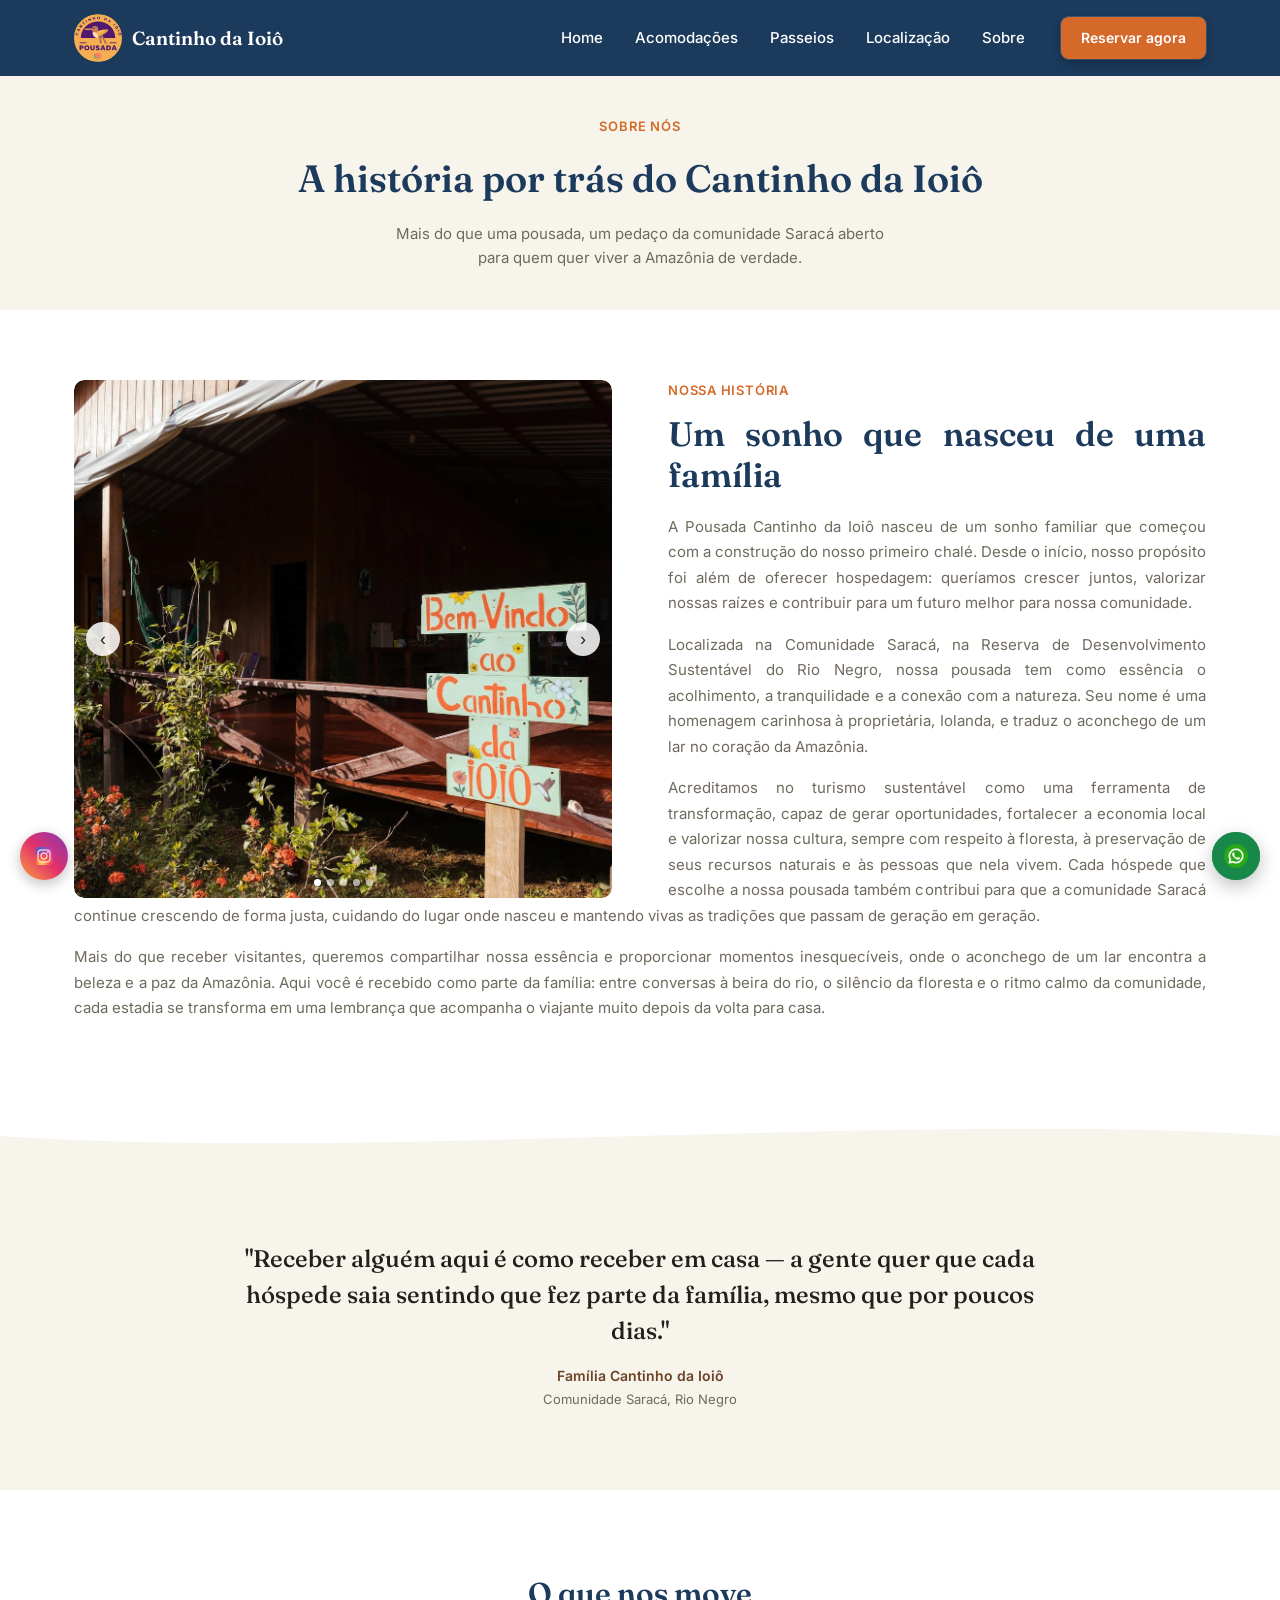
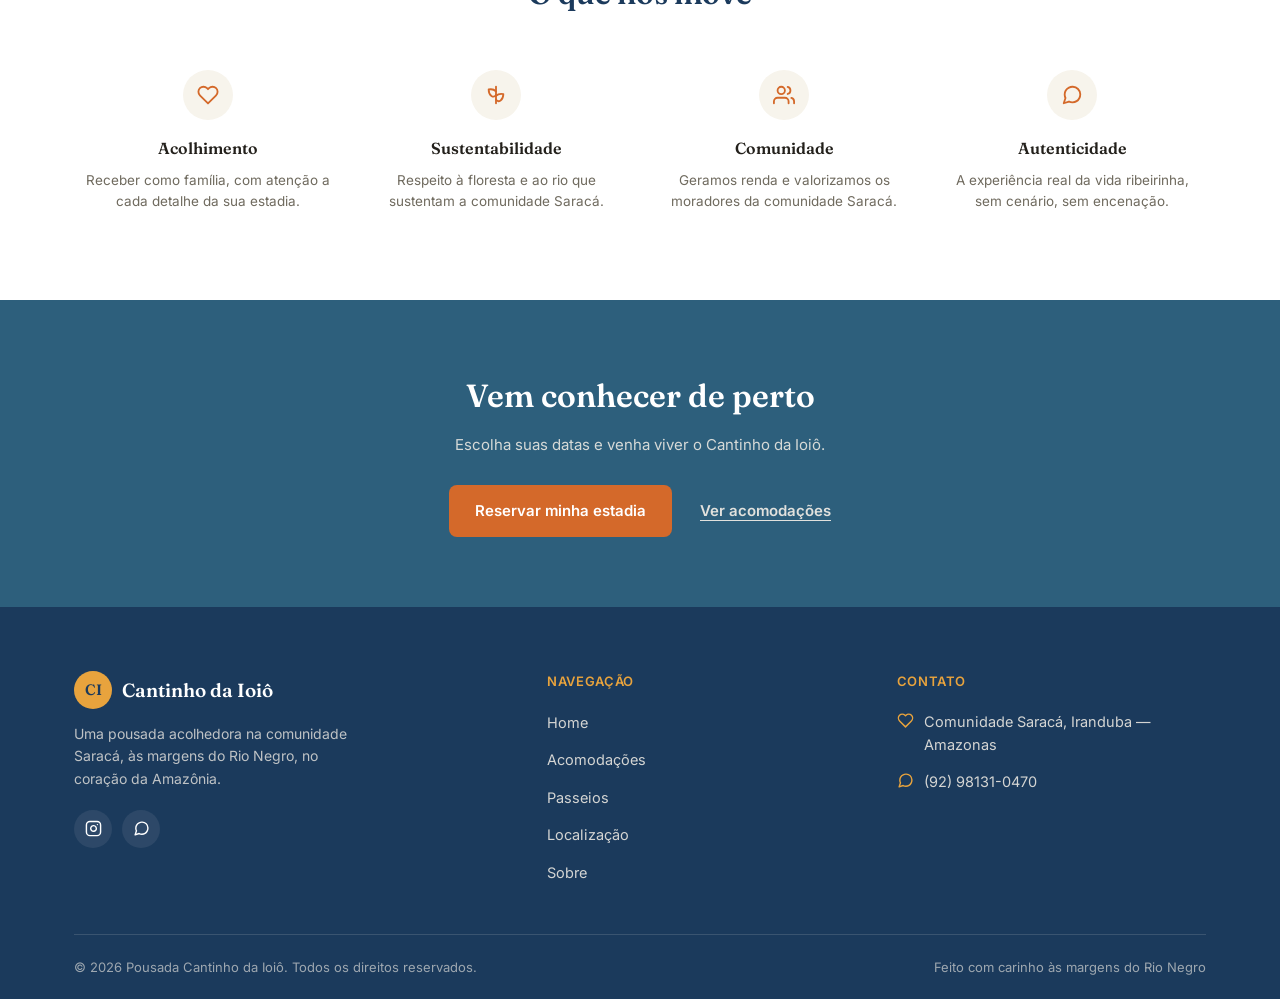
<file: sobre.html>
<!DOCTYPE html>
<html lang="pt-BR">
<head>
  <meta charset="UTF-8">
  <meta name="viewport" content="width=device-width, initial-scale=1.0">
  <title>Sobre | Pousada Cantinho da Ioiô</title>
  <meta name="description" content="Conheça a história da Pousada Cantinho da Ioiô, uma hospedagem familiar na comunidade Saracá, às margens do Rio Negro, Amazonas.">
  <link rel="canonical" href="https://pousadacantinhodaioio.com.br/sobre">
  <meta property="og:type" content="website">
  <meta property="og:locale" content="pt_BR">
  <meta property="og:site_name" content="Pousada Cantinho da Ioiô">
  <meta property="og:url" content="https://pousadacantinhodaioio.com.br/sobre">
  <meta property="og:title" content="Sobre | Pousada Cantinho da Ioiô">
  <meta property="og:description" content="Conheça a história da Pousada Cantinho da Ioiô, uma hospedagem familiar na comunidade Saracá, às margens do Rio Negro, Amazonas.">
  <meta property="og:image" content="https://pousadacantinhodaioio.com.br/assets/pousada/pousada5.jpg">
  <meta property="og:image:alt" content="Pousada Cantinho da Ioiô, na comunidade Saracá, às margens do Rio Negro">
  <meta name="twitter:card" content="summary_large_image">
  <meta name="theme-color" content="#1B3A5C">
  <link rel="preconnect" href="https://fonts.googleapis.com">
  <link href="https://fonts.googleapis.com/css2?family=Fraunces:wght@500;600&family=Inter:wght@400;500;600&display=swap" rel="stylesheet">
  <link rel="icon" type="image/png" href="assets/icone/icone.png">
  <link rel="stylesheet" href="css/carrossel.css">
  <link rel="stylesheet" href="css/base.css">
  <link rel="stylesheet" href="css/header.css">
  <link rel="stylesheet" href="css/paginas.css">
  <link rel="stylesheet" href="css/pages/sobre.css">
  <link rel="stylesheet" href="css/footer.css">
  <script src="js/whatsapp-flutuante.js" defer></script>
  <script src="js/instagram-flutuante.js" defer></script>
</head>
<body>

  <!-- Header fixo -->
  <header class="header">
    <div class="container header__inner">
      <a href="index.html" class="header__logo">
        <img class="header__logo-mark" src="assets/icone/icone.png" alt="Logo Pousada Cantinho da Ioiô">
        Cantinho da Ioiô
      </a>

      <nav class="header__nav">
        <ul class="header__links">
          <li><a href="index.html">Home</a></li>
          <li><a href="acomodacoes.html">Acomodações</a></li>
          <li><a href="passeios.html">Passeios</a></li>
          <li><a href="localizacao.html">Localização</a></li>
          <li><a href="sobre.html">Sobre</a></li>
        </ul>
        <a href="reserva.html" class="header__cta">Reservar agora</a>
      </nav>

      <button class="header__burger" aria-label="Abrir menu">
        <span></span><span></span><span></span>
      </button>
    </div>
  </header>

  <!-- Painel mobile -->
  <nav class="header__mobile-panel">
    <a href="index.html">Home</a>
    <a href="acomodacoes.html">Acomodações</a>
    <a href="passeios.html">Passeios</a>
    <a href="localizacao.html">Localização</a>
    <a href="sobre.html">Sobre</a>
    <a href="reserva.html" class="header__cta">Reservar agora</a>
  </nav>

  <!-- Banner da página -->
  <section class="pagina-banner">
    <div class="container">
      <p class="pagina-banner__eyebrow">Sobre nós</p>
      <h1 class="pagina-banner__titulo">A história por trás do Cantinho da Ioiô</h1>
      <p class="pagina-banner__subtitulo">Mais do que uma pousada, um pedaço da comunidade Saracá aberto para quem quer viver a Amazônia de verdade.</p>
    </div>
  </section>

  <!-- Nossa história -->
  <section class="historia">
    <div class="container historia__grade">

      <div class="historia__foto">
        <div class="carrossel">
          <div class="carrossel__trilho">
            <div class="carrossel__slide"><img src="assets/sobre/sobre1.jpg" alt="Sobre a pousada ioiô"></div>
            <div class="carrossel__slide"><img src="assets/sobre/sobre2.jpg" alt="Sobre a pousada ioiô"></div>
            <div class="carrossel__slide"><img src="assets/sobre/sobre3.jpg" alt="Sobre a pousada ioiô"></div>
            <div class="carrossel__slide"><img src="assets/sobre/sobre4.jpg" alt="Sobre a pousada ioiô"></div>
            <div class="carrossel__slide"><img src="assets/sobre/sobre5.jpg" alt="Sobre a pousada ioiô"></div>
          </div>
          <button class="carrossel__seta carrossel__seta--prev" aria-label="Foto anterior">‹</button>
          <button class="carrossel__seta carrossel__seta--next" aria-label="Próxima foto">›</button>
          <div class="carrossel__pontos"></div>
        </div>
      </div>

      <div>
        <p class="historia__eyebrow">Nossa história</p>
        <h2 class="historia__titulo">Um sonho que nasceu de uma família</h2>
        <p class="historia__texto">A Pousada Cantinho da Ioiô nasceu de um sonho familiar que começou com a construção do nosso primeiro chalé. Desde o início, nosso propósito foi além de oferecer hospedagem: queríamos crescer juntos, valorizar nossas raízes e contribuir para um futuro melhor para nossa comunidade.</p>
        <p class="historia__texto">Localizada na Comunidade Saracá, na Reserva de Desenvolvimento Sustentável do Rio Negro, nossa pousada tem como essência o acolhimento, a tranquilidade e a conexão com a natureza. Seu nome é uma homenagem carinhosa à proprietária, Iolanda, e traduz o aconchego de um lar no coração da Amazônia.</p>
        <p class="historia__texto">Acreditamos no turismo sustentável como uma ferramenta de transformação, capaz de gerar oportunidades, fortalecer a economia local e valorizar nossa cultura, sempre com respeito à floresta, à preservação de seus recursos naturais e às pessoas que nela vivem. Cada hóspede que escolhe a nossa pousada também contribui para que a comunidade Saracá continue crescendo de forma justa, cuidando do lugar onde nasceu e mantendo vivas as tradições que passam de geração em geração.</p>
<p class="historia__texto">Mais do que receber visitantes, queremos compartilhar nossa essência e proporcionar momentos inesquecíveis, onde o aconchego de um lar encontra a beleza e a paz da Amazônia. Aqui você é recebido como parte da família: entre conversas à beira do rio, o silêncio da floresta e o ritmo calmo da comunidade, cada estadia se transforma em uma lembrança que acompanha o viajante muito depois da volta para casa.</p>
      </div>

    </div>
  </section>

  <!-- Divisor ondulado -->
  <svg class="divisor-secao" viewBox="0 0 1440 50" preserveAspectRatio="none" aria-hidden="true">
    <path d="M0,25 C400,50 1040,0 1440,25 L1440,50 L0,50 Z"></path>
  </svg>

  <!-- Quem recebe -->
  <section class="equipe">
    <div class="container">
      <div class="equipe__conteudo">
        <div>
          <p class="equipe__citacao">"Receber alguém aqui é como receber em casa — a gente quer que cada hóspede saia sentindo que fez parte da família, mesmo que por poucos dias."</p>
          <p class="equipe__assinatura">Família Cantinho da Ioiô
            <span>Comunidade Saracá, Rio Negro</span>
          </p>
        </div>
      </div>
    </div>
  </section>

  <!-- Valores -->
  <section class="valores">
    <div class="container">
      <h2 class="valores__titulo">O que nos move</h2>
      <div class="valores__grade">

        <div class="valor">
          <div class="valor__icone">
            <svg viewBox="0 0 24 24" fill="none" stroke="currentColor" stroke-width="2" stroke-linecap="round" stroke-linejoin="round"><path d="M20.84 4.61a5.5 5.5 0 0 0-7.78 0L12 5.67l-1.06-1.06a5.5 5.5 0 0 0-7.78 7.78l1.06 1.06L12 21.23l7.78-7.78 1.06-1.06a5.5 5.5 0 0 0 0-7.78z"/></svg>
          </div>
          <h3>Acolhimento</h3>
          <p>Receber como família, com atenção a cada detalhe da sua estadia.</p>
        </div>

        <div class="valor">
          <div class="valor__icone">
            <svg viewBox="0 0 24 24" fill="none" stroke="currentColor" stroke-width="2" stroke-linecap="round" stroke-linejoin="round"><path d="M12 3v18"/><path d="M12 8c-3-3-8-2-8-2s0 5 3 7c2 1.3 4 .5 5-1"/><path d="M12 13c3-3 8-2 8-2s0 5-3 7c-2 1.3-4 .5-5-1"/></svg>
          </div>
          <h3>Sustentabilidade</h3>
          <p>Respeito à floresta e ao rio que sustentam a comunidade Saracá.</p>
        </div>

        <div class="valor">
          <div class="valor__icone">
            <svg viewBox="0 0 24 24" fill="none" stroke="currentColor" stroke-width="2" stroke-linecap="round" stroke-linejoin="round"><path d="M17 21v-2a4 4 0 0 0-4-4H5a4 4 0 0 0-4 4v2"/><circle cx="9" cy="7" r="4"/><path d="M23 21v-2a4 4 0 0 0-3-3.87"/><path d="M16 3.13a4 4 0 0 1 0 7.75"/></svg>
          </div>
          <h3>Comunidade</h3>
          <p>Geramos renda e valorizamos os moradores da comunidade Saracá.</p>
        </div>

        <div class="valor">
          <div class="valor__icone">
            <svg viewBox="0 0 24 24" fill="none" stroke="currentColor" stroke-width="2" stroke-linecap="round" stroke-linejoin="round"><path d="M21 11.5a8.38 8.38 0 0 1-.9 3.8 8.5 8.5 0 0 1-7.6 4.7 8.38 8.38 0 0 1-3.8-.9L3 21l1.9-5.7a8.38 8.38 0 0 1-.9-3.8 8.5 8.5 0 0 1 4.7-7.6 8.38 8.38 0 0 1 3.8-.9h.5a8.48 8.48 0 0 1 8 8v.5z"/></svg>
          </div>
          <h3>Autenticidade</h3>
          <p>A experiência real da vida ribeirinha, sem cenário, sem encenação.</p>
        </div>

      </div>
    </div>
  </section>

  <!-- CTA final -->
  <section class="cta-final">
    <div class="container">
      <h2 class="cta-final__titulo">Vem conhecer de perto</h2>
      <p class="cta-final__texto">Escolha suas datas e venha viver o Cantinho da Ioiô.</p>
      <div class="cta-final__acoes">
        <a href="reserva.html" class="btn btn--primario">Reservar minha estadia</a>
        <a href="acomodacoes.html" class="cta-final__link">Ver acomodações</a>
      </div>
    </div>
  </section>

  <!-- Rodapé -->
  <footer class="footer">
    <div class="container">
      <div class="footer__grade">

        <div>
          <a href="index.html" class="footer__marca">
            <span class="footer__marca-mark">CI</span>
            Cantinho da Ioiô
          </a>
          <p class="footer__texto">Uma pousada acolhedora na comunidade Saracá, às margens do Rio Negro, no coração da Amazônia.</p>
          <div class="footer__redes">
            <a href="https://www.instagram.com/pousadacantinhodaioio" class="footer__rede" target="_blank" rel="noopener" aria-label="Instagram da pousada">
              <svg viewBox="0 0 24 24" fill="none" stroke="currentColor" stroke-width="2" stroke-linecap="round" stroke-linejoin="round"><rect x="2" y="2" width="20" height="20" rx="5"/><path d="M16 11.37A4 4 0 1 1 12.63 8 4 4 0 0 1 16 11.37z"/><line x1="17.5" y1="6.5" x2="17.51" y2="6.5"/></svg>
            </a>
            <a href="https://wa.me/5592981310470" class="footer__rede" target="_blank" rel="noopener" aria-label="WhatsApp da pousada">
              <svg viewBox="0 0 24 24" fill="none" stroke="currentColor" stroke-width="2" stroke-linecap="round" stroke-linejoin="round"><path d="M21 11.5a8.38 8.38 0 0 1-.9 3.8 8.5 8.5 0 0 1-7.6 4.7 8.38 8.38 0 0 1-3.8-.9L3 21l1.9-5.7a8.38 8.38 0 0 1-.9-3.8 8.5 8.5 0 0 1 4.7-7.6 8.38 8.38 0 0 1 3.8-.9h.5a8.48 8.48 0 0 1 8 8v.5z"/></svg>
            </a>
          </div>
        </div>

        <div>
          <p class="footer__coluna-titulo">Navegação</p>
          <ul class="footer__links">
            <li><a href="index.html">Home</a></li>
            <li><a href="acomodacoes.html">Acomodações</a></li>
          <li><a href="passeios.html">Passeios</a></li>
            <li><a href="localizacao.html">Localização</a></li>
            <li><a href="sobre.html">Sobre</a></li>
          </ul>
        </div>

        <div>
          <p class="footer__coluna-titulo">Contato</p>
          <div style="display:flex; flex-direction:column; gap:14px;">
            <div class="footer__contato-item">
              <svg viewBox="0 0 24 24" fill="none" stroke="currentColor" stroke-width="2" stroke-linecap="round" stroke-linejoin="round"><path d="M20.42 4.58a5.4 5.4 0 0 0-7.65 0l-.77.78-.77-.78a5.4 5.4 0 0 0-7.65 0C1.46 6.7 1.33 10.28 4 13l8 8 8-8c2.67-2.72 2.54-6.3.42-8.42z"/></svg>
              <span>Comunidade Saracá, Iranduba — Amazonas</span>
            </div>
            <div class="footer__contato-item">
              <svg viewBox="0 0 24 24" fill="none" stroke="currentColor" stroke-width="2" stroke-linecap="round" stroke-linejoin="round"><path d="M21 11.5a8.38 8.38 0 0 1-.9 3.8 8.5 8.5 0 0 1-7.6 4.7 8.38 8.38 0 0 1-3.8-.9L3 21l1.9-5.7a8.38 8.38 0 0 1-.9-3.8 8.5 8.5 0 0 1 4.7-7.6 8.38 8.38 0 0 1 3.8-.9h.5a8.48 8.48 0 0 1 8 8v.5z"/></svg>
              <a href="https://wa.me/5592981310470" target="_blank" rel="noopener">(92) 98131-0470</a>
            </div>
          </div>
        </div>

      </div>

      <div class="footer__base">
        <span>© 2026 Pousada Cantinho da Ioiô. Todos os direitos reservados.</span>
        <span>Feito com carinho às margens do Rio Negro</span>
      </div>
    </div>
  </footer>

  <script src="js/header.js"></script>
  <script src="js/carrossel.js"></script> 
</body>
</html>
</file>
<file: css/base.css>
/* ===== Design tokens ===== */
:root {
  --azul-rio: #1B3A5C;
  --azul-rio-claro: #2D5F7C;
  --ambar: #E8A33D;
  --terracota: #D4692A;
  --verde-floresta: #3F5F42;
  --verde-floresta-escuro: #26402A;
  --madeira: #6B4226;

  --branco: #FFFFFF;
  --areia: #F7F4EC;
  --borda: #E4DFCF;
  --texto-escuro: #23201B;
  --texto-secundario: #6F6A5E;
  --texto-claro: #FFFFFF;

  --fonte-titulo: 'Fraunces', serif;
  --fonte-corpo: 'Inter', sans-serif;

  --header-altura: 76px;
  --raio: 10px;
}

* { margin: 0; padding: 0; box-sizing: border-box; }

html { scroll-behavior: smooth; }

body {
  font-family: var(--fonte-corpo);
  color: var(--texto-escuro);
  background: var(--branco);
  line-height: 1.6;
  padding-top: var(--header-altura);
}

img { max-width: 100%; display: block; }

a { text-decoration: none; color: inherit; }

.container {
  max-width: 1180px;
  margin: 0 auto;
  padding: 0 24px;
}

/* ===== Botões ===== */
.btn {
  display: inline-flex;
  align-items: center;
  justify-content: center;
  padding: 14px 26px;
  border-radius: 8px;
  font-size: 15px;
  font-weight: 600;
  font-family: var(--fonte-corpo);
  border: none;
  cursor: pointer;
  transition: transform 0.15s ease, background-color 0.2s ease;
}

.btn:hover { transform: translateY(-1px); }

.btn--primario {
  background: var(--terracota);
  color: var(--texto-claro);
}

.btn--primario:hover { background: #b8571f; }

.btn--outline {
  background: transparent;
  color: var(--azul-rio);
  border: 1.5px solid var(--azul-rio);
}

.btn--outline:hover { background: var(--areia); }

.btn--bloco { width: 100%; }

/* ===== Divisor ondulado (assinatura visual) ===== */
.divisor-rio {
  display: block;
  width: 100%;
  height: 48px;
}

.divisor-secao {
  display: block;
  width: 100%;
  height: 50px;
}

.divisor-secao path {
  fill: var(--areia);
}

/* ===== Botão flutuante de WhatsApp ===== */
.whatsapp-flutuante {
  position: fixed;
  right: 20px;
  bottom: 20px;
  z-index: 90;
  display: flex;
  align-items: center;
  justify-content: center;
  height: 48px;
  min-width: 48px;
  padding: 0 12px;
  border-radius: 24px;
  background: #17884A;
  color: #fff;
  font-family: var(--fonte-corpo);
  font-size: 13px;
  font-weight: 600;
  text-decoration: none;
  box-shadow: 0 6px 18px rgba(0, 0, 0, 0.25);
  transition: background-color 0.2s ease, transform 0.15s ease;
}

.whatsapp-flutuante:hover { background: #126f3b; transform: translateY(-2px); }

.whatsapp-flutuante img,
.whatsapp-flutuante svg {
  width: 24px;
  height: 24px;
  flex-shrink: 0;
  display: block;
}

.whatsapp-flutuante__rotulo {
  max-width: 0;
  overflow: hidden;
  white-space: nowrap;
  opacity: 0;
  transition: max-width 0.3s ease, opacity 0.2s ease, margin 0.3s ease;
}

.whatsapp-flutuante:hover .whatsapp-flutuante__rotulo,
.whatsapp-flutuante:focus-visible .whatsapp-flutuante__rotulo {
  max-width: 150px;
  opacity: 1;
  margin-right: 8px;
}

.whatsapp-flutuante::after {
  content: '';
  position: absolute;
  inset: 0;
  border-radius: inherit;
  border: 2px solid #17884A;
  pointer-events: none;
  animation: whatsapp-pulso 2.4s ease-out infinite;
}

@keyframes whatsapp-pulso {
  0% { transform: scale(1); opacity: 0.6; }
  100% { transform: scale(1.45); opacity: 0; }
}

@media (prefers-reduced-motion: reduce) {
  .whatsapp-flutuante::after { display: none; }
}

@media (max-width: 860px) {
  .whatsapp-flutuante { right: 14px; bottom: 14px; height: 44px; min-width: 44px; padding: 0 10px; }
  .whatsapp-flutuante img,
  .whatsapp-flutuante svg { width: 22px; height: 22px; }
}

@media print {
  .whatsapp-flutuante { display: none; }
}

/* Botão flutuante do Instagram (lado esquerdo) */
.instagram-flutuante {
  position: fixed;
  left: 20px;
  bottom: 20px;
  z-index: 900;
  display: flex;
  align-items: center;
  height: 48px;
  padding: 0 12px;
  border-radius: 999px;
  background: linear-gradient(45deg, #F9A03F, #E1306C 50%, #833AB4);
  color: #fff;
  text-decoration: none;
  box-shadow: 0 4px 14px rgba(0, 0, 0, 0.25);
  transition: transform 0.2s, box-shadow 0.2s;
}
.instagram-flutuante img { width: 24px; height: 24px; display: block; }
.instagram-flutuante__rotulo {
  max-width: 0;
  opacity: 0;
  overflow: hidden;
  white-space: nowrap;
  font-size: 0.9rem;
  font-weight: 600;
  transition: max-width 0.25s, opacity 0.2s, margin 0.25s;
}
.instagram-flutuante:hover,
.instagram-flutuante:focus-visible {
  transform: translateY(-2px);
  box-shadow: 0 6px 18px rgba(0, 0, 0, 0.3);
}
.instagram-flutuante:hover .instagram-flutuante__rotulo,
.instagram-flutuante:focus-visible .instagram-flutuante__rotulo {
  max-width: 160px;
  opacity: 1;
  margin-left: 10px;
}
@media (max-width: 860px) {
  .instagram-flutuante { height: 44px; left: 14px; bottom: 14px; }
  .instagram-flutuante:hover .instagram-flutuante__rotulo { max-width: 0; margin-left: 0; opacity: 0; }
}
@media print { .instagram-flutuante { display: none; } }
</file>
<file: css/header.css>
/* ===== Header fixo ===== */
.header {
  position: fixed;
  top: 0;
  left: 0;
  width: 100%;
  height: var(--header-altura);
  z-index: 1000;
  display: flex;
  align-items: center;
  background: var(--azul-rio);
  transition: box-shadow 0.3s ease;
}

.header.scrolled {
  box-shadow: 0 4px 16px rgba(0, 0, 0, 0.18);
}

.header__inner {
  width: 100%;
  display: flex;
  align-items: center;
  justify-content: space-between;
}

.header__logo {
  display: flex;
  align-items: center;
  gap: 10px;
  font-family: var(--fonte-titulo);
  font-size: 19px;
  font-weight: 600;
  color: var(--texto-claro);
}

.header__logo-mark {
  width: 48px;
  height: 48px;
  border-radius: 50%;
  flex-shrink: 0;
  object-fit: cover;
  display: block;
}

.header__nav {
  display: flex;
  align-items: center;
  gap: 36px;
}

.header__links {
  display: flex;
  gap: 32px;
  list-style: none;
}

.header__links a {
  font-size: 15px;
  font-weight: 500;
  color: var(--texto-claro);
  transition: color 0.2s ease;
}

.header__links a:hover { color: var(--ambar); }

.header__cta {
  background: var(--terracota);
  color: var(--texto-claro) !important;
  padding: 10px 20px;
  border-radius: 8px;
  font-size: 14px;
  font-weight: 600;
  white-space: nowrap;
  transition: background-color 0.2s ease, box-shadow 0.2s ease;
  box-shadow: 0 0 0 1px rgba(255, 255, 255, 0.15), 0 4px 10px rgba(0, 0, 0, 0.25);
}

.header__cta:hover { background: #b8571f; }

.header__burger {
  display: none;
  flex-direction: column;
  gap: 5px;
  background: none;
  border: none;
  cursor: pointer;
  padding: 8px;
  z-index: 1001;
}

.header__burger span {
  width: 24px;
  height: 2px;
  background: var(--texto-claro);
  transition: transform 0.25s ease, opacity 0.25s ease;
}

.header__burger.aberto span:nth-child(1) { transform: translateY(7px) rotate(45deg); }
.header__burger.aberto span:nth-child(2) { opacity: 0; }
.header__burger.aberto span:nth-child(3) { transform: translateY(-7px) rotate(-45deg); }

/* ===== Nav mobile ===== */
.header__mobile-panel {
  position: fixed;
  top: 0;
  right: -100%;
  width: 78%;
  max-width: 320px;
  height: 100vh;
  background: var(--azul-rio);
  z-index: 999;
  padding: 100px 32px 32px;
  transition: right 0.35s ease;
  display: flex;
  flex-direction: column;
  gap: 28px;
}

.header__mobile-panel.aberto { right: 0; }

.header__mobile-panel a {
  color: var(--texto-claro);
  font-size: 18px;
  font-weight: 500;
}

.header__mobile-panel .header__cta {
  text-align: center;
  margin-top: 8px;
}

@media (max-width: 860px) {
  .header__links,
  .header__nav > .header__cta { display: none; }
  .header__burger { display: flex; }
}
</file>
<file: css/pages/home.css>
/* ===== Hero ===== */
.hero {
  padding: 25px 0 32px;
  background: var(--branco);
}

.hero__card {
  display: grid;
  grid-template-columns: 1fr 1fr;
  border: 1px solid var(--borda);
  border-radius: 16px;
  overflow: hidden;
  min-height: 380px;
}

.hero__conteudo {
  padding: 28px 32px;
  display: flex;
  flex-direction: column;
  justify-content: center;
}

.hero__eyebrow {
  font-size: 13px;
  letter-spacing: 0.06em;
  text-transform: uppercase;
  color: var(--terracota);
  font-weight: 600;
  margin-bottom: 10px;
}

.hero__titulo {
  font-family: var(--fonte-titulo);
  font-size: clamp(28px, 3.6vw, 38px);
  font-weight: 600;
  line-height: 1.15;
  color: var(--azul-rio);
  margin-bottom: 8px;
}

.hero__subtitulo {
  font-size: 15px;
  color: var(--texto-secundario);
  margin-bottom: 14px;
  text-align: justify;
}

/* ===== Destaques rápidos ===== */
.hero__destaques {
  display: flex;
  flex-wrap: wrap;
  gap: 6px;
  margin-bottom: 16px;
}

.hero__destaque {
  display: flex;
  align-items: center;
  gap: 7px;
  background: var(--areia);
  border: 1px solid var(--borda);
  border-radius: 20px;
  padding: 7px 13px 7px 10px;
  font-size: 13px;
  font-weight: 500;
  color: var(--texto-escuro);
}

.hero__destaque svg {
  width: 16px;
  height: 16px;
  color: var(--madeira);
  flex-shrink: 0;
}

.hero__foto {
  background: var(--areia);
  position: relative;
  min-height: 320px;
}

.hero__foto-legenda {
  position: absolute;
  inset: 0;
  display: flex;
  align-items: center;
  justify-content: center;
  color: var(--texto-secundario);
  font-size: 13px;
  text-align: center;
  padding: 20px;
  border-left: 1px dashed var(--borda);
}

.hero__foto-selo {
  position: absolute;
  bottom: 18px;
  left: 18px;
  background: var(--branco);
  border-radius: 10px;
  padding: 10px 14px;
  display: flex;
  align-items: center;
  gap: 10px;
  box-shadow: 0 6px 20px rgba(35, 32, 27, 0.12);
  max-width: 220px;
}

.hero__foto-selo svg {
  width: 22px;
  height: 22px;
  color: var(--ambar);
  flex-shrink: 0;
}

.hero__foto-selo span {
  font-size: 12px;
  font-weight: 600;
  color: var(--texto-escuro);
  line-height: 1.3;
}

/* ===== Widget de disponibilidade ===== */
.widget {
  background: var(--areia);
  border: 1px solid var(--borda);
  border-radius: var(--raio);
  padding: 18px;
}

.widget__campos {
  display: grid;
  grid-template-columns: 1fr 1fr 1fr;
  gap: 8px;
  margin-bottom: 10px;
}

.widget__campo {
  background: var(--branco);
  border: 1px solid var(--borda);
  border-radius: 8px;
  padding: 8px 10px;
  transition: border-color 0.2s ease;
}

.widget__campo:focus-within {
  border-color: var(--ambar);
}

.widget__campo label {
  display: flex;
  align-items: center;
  gap: 6px;
  font-size: 11px;
  font-weight: 600;
  color: var(--texto-secundario);
  text-transform: uppercase;
  letter-spacing: 0.02em;
  margin-bottom: 4px;
}

.widget__campo input,
.widget__campo select {
  border: none;
  width: 100%;
  font-family: var(--fonte-corpo);
  font-size: 14px;
  font-weight: 500;
  color: var(--texto-escuro);
  background: transparent;
}

.widget__campo input:focus,
.widget__campo select:focus {
  outline: none;
}

.widget__nota {
  font-size: 12px;
  color: var(--texto-secundario);
  text-align: center;
  margin-top: 10px;
}

@media (max-width: 860px) {
  .hero__card {
    grid-template-columns: 1fr;
  }

  .hero__foto {
    order: -1;
    min-height: 220px;
  }

  .hero__conteudo {
    padding: 32px 24px;
  }

  .widget__campos {
    grid-template-columns: 1fr;
  }
}

/* ===== Divisor ondulado entre seções ===== */
.divisor-secao {
  background: var(--branco);
}

.divisor-secao--inversa {
  background: var(--areia);
}

.divisor-secao--inversa path {
  fill: var(--branco);
}

/* ===== Diferenciais ===== */
.diferenciais {
  background: var(--areia);
  padding: 20px 0 90px;
}

.diferenciais__cabecalho {
  text-align: center;
  max-width: 560px;
  margin: 0 auto 48px;
}

.diferenciais__eyebrow {
  font-size: 13px;
  letter-spacing: 0.06em;
  text-transform: uppercase;
  color: var(--terracota);
  font-weight: 600;
  margin-bottom: 12px;
}

.diferenciais__titulo {
  font-family: var(--fonte-titulo);
  font-size: clamp(26px, 3.4vw, 34px);
  font-weight: 600;
  line-height: 1.15;
  color: var(--azul-rio);
  margin-bottom: 12px;
}

.diferenciais__subtitulo {
  font-size: 15px;
  color: var(--texto-secundario);
}

.diferenciais__grade {
  display: grid;
  grid-template-columns: repeat(3, 1fr);
  gap: 20px;
}

.diferencial {
  background: var(--branco);
  border: 1px solid var(--borda);
  border-radius: var(--raio);
  padding: 28px 24px;
  text-align: justify;
}

.diferencial__icone {
  width: 46px;
  height: 46px;
  border-radius: 50%;
  display: flex;
  align-items: center;
  justify-content: center;
  margin-bottom: 18px;
}

.diferencial__icone svg {
  width: 22px;
  height: 22px;
  color: var(--branco);
}

.diferencial__icone--ambar { background: var(--ambar); }
.diferencial__icone--azul { background: var(--azul-rio); }
.diferencial__icone--verde { background: var(--verde-floresta); }
.diferencial__icone--terracota { background: var(--terracota); }
.diferencial__icone--madeira { background: var(--madeira); }
.diferencial__icone--azul-claro { background: var(--azul-rio-claro); }

.diferencial__titulo {
  font-family: var(--fonte-titulo);
  font-size: 17px;
  font-weight: 600;
  color: var(--texto-escuro);
  margin-bottom: 8px;
}

.diferencial__texto {
  font-size: 14px;
  color: var(--texto-secundario);
  line-height: 1.55;
}

@media (max-width: 860px) {
  .diferenciais__grade {
    grid-template-columns: 1fr;
  }
}

@media (min-width: 861px) and (max-width: 1100px) {
  .diferenciais__grade {
    grid-template-columns: repeat(2, 1fr);
  }
}

/* ===== Prévia de quartos ===== */
.quartos-preview {
  background: var(--branco);
  padding: 50px 0;
}

.quartos-preview__cabecalho {
  display: flex;
  align-items: flex-end;
  justify-content: space-between;
  gap: 20px;
  margin-bottom: 40px;
  flex-wrap: wrap;
}

.quartos-preview__eyebrow {
  font-size: 13px;
  letter-spacing: 0.06em;
  text-transform: uppercase;
  color: var(--terracota);
  font-weight: 600;
  margin-bottom: 12px;
}

.quartos-preview__titulo {
  font-family: var(--fonte-titulo);
  font-size: clamp(26px, 3.4vw, 34px);
  font-weight: 600;
  color: var(--azul-rio);
  max-width: 440px;
}

.quartos-preview__link-todos {
  display: inline-flex;
  align-items: center;
  gap: 6px;
  font-size: 14px;
  font-weight: 600;
  color: var(--azul-rio);
  white-space: nowrap;
  padding-bottom: 4px;
  border-bottom: 1.5px solid var(--azul-rio);
}

.quartos-preview__link-todos:hover { color: var(--terracota); border-color: var(--terracota); }

.quartos-preview__grade {
  display: grid;
  grid-template-columns: repeat(2, 1fr);
  gap: 40px;
}

.quarto-card {
  border: 1px solid var(--borda);
  border-radius: var(--raio);
  overflow: hidden;
  background: var(--branco);
  transition: box-shadow 0.2s ease, transform 0.2s ease;
}

.quarto-card:hover {
  box-shadow: 0 10px 28px rgba(35, 32, 27, 0.1);
  transform: translateY(-3px);
}

.quarto-card__foto {
  height: 320px;
  background: var(--areia);
  position: relative;
}

.quarto-card__foto img {
  width: 100%;
  height: 100%;
  object-fit: cover;
  display: block;
}

.quarto-card__foto-legenda {
  position: absolute;
  inset: 0;
  display: flex;
  align-items: center;
  justify-content: center;
  color: var(--texto-secundario);
  font-size: 12px;
  text-align: center;
  padding: 16px;
}

.quarto-card__corpo {
  padding: 20px;
}

.quarto-card__titulo {
  font-family: var(--fonte-titulo);
  font-size: 18px;
  font-weight: 600;
  color: var(--texto-escuro);
  margin-bottom: 8px;
}

.quarto-card__texto {
  font-size: 13.5px;
  color: var(--texto-secundario);
  margin-bottom: 14px;
  line-height: 1.5;
  text-align: justify;
}

.quarto-card__tags {
  display: flex;
  flex-wrap: wrap;
  gap: 6px;
  margin-bottom: 16px;
}

.quarto-card__tag {
  font-size: 11.5px;
  font-weight: 500;
  color: var(--madeira);
  background: var(--areia);
  border-radius: 12px;
  padding: 4px 10px;
}

.quarto-card__link {
  display: inline-flex;
  align-items: center;
  gap: 5px;
  font-size: 13.5px;
  font-weight: 600;
  color: var(--terracota);
}

.quarto-card__link svg {
  width: 14px;
  height: 14px;
  transition: transform 0.2s ease;
}

.quarto-card__link:hover svg { transform: translateX(3px); }

@media (max-width: 860px) {
  .quartos-preview__grade {
    grid-template-columns: 1fr;
  }
}

@media (min-width: 861px) and (max-width: 1100px) {
  .quartos-preview__grade {
    grid-template-columns: repeat(2, 1fr);
  }
}

/* ===== Placeholder de seção (para próximos passos) ===== */
.secao-placeholder {
  padding: 90px 0;
  text-align: center;
  color: var(--madeira);
  font-family: var(--fonte-titulo);
  font-size: 22px;
  background: var(--areia);
}
</file>
<file: css/carrossel.css>
.carrossel {
  position: absolute;
  inset: 0;
  overflow: hidden;
  border-radius: inherit;
}

.carrossel__trilho {
  display: flex;
  width: 100%;
  height: 100%;
  transition: transform 0.30s ease;
  will-change: transform;
}

.carrossel__slide {
  flex: 0 0 100%;
  height: 100%;
  display: flex;
  align-items: center;
  justify-content: center;
  text-align: center;
  padding: 20px;
  color: var(--texto-secundario);
  font-size: 13px;
}

.carrossel__slide:has(img) { padding: 0; }

.carrossel__slide img {
  width: 100%;
  height: 100%;
  object-fit: cover;
  display: block;
}

.carrossel__seta {
  position: absolute;
  top: 50%;
  transform: translateY(-50%);
  width: 34px;
  height: 34px;
  border-radius: 50%;
  border: none;
  background: rgba(255, 255, 255, 0.85);
  color: var(--texto-escuro);
  font-size: 18px;
  line-height: 1;
  cursor: pointer;
  display: flex;
  align-items: center;
  justify-content: center;
  z-index: 3;
  transition: background-color 0.2s ease;
}

.carrossel__seta:hover { background: var(--branco); }
.carrossel__seta--prev { left: 12px; }
.carrossel__seta--next { right: 12px; }

.carrossel__pontos {
  position: absolute;
  bottom: 12px;
  left: 0;
  right: 0;
  display: flex;
  justify-content: center;
  gap: 6px;
  z-index: 3;
}

.carrossel__ponto {
  width: 7px;
  height: 7px;
  border-radius: 50%;
  border: none;
  background: rgba(255, 255, 255, 0.6);
  cursor: pointer;
  padding: 0;
}

.carrossel__ponto--ativo { background: var(--branco); }

.carrossel--sem-controles .carrossel__seta,
.carrossel--sem-controles .carrossel__pontos {
  display: none;
}
</file>
<file: css/footer.css>
/* ===== Rodapé ===== */
.footer {
  background: var(--azul-rio);
  color: var(--texto-claro);
  padding: 64px 0 0;
}

.footer__grade {
  display: grid;
  grid-template-columns: 1.4fr 1fr 1fr;
  gap: 40px;
  padding-bottom: 48px;
  border-bottom: 1px solid rgba(245, 240, 232, 0.14);
}

.footer__marca {
  display: flex;
  align-items: center;
  gap: 10px;
  font-family: var(--fonte-titulo);
  font-size: 19px;
  font-weight: 600;
  margin-bottom: 14px;
}

.footer__marca-mark {
  width: 38px;
  height: 38px;
  border-radius: 50%;
  background: var(--ambar);
  display: flex;
  align-items: center;
  justify-content: center;
  font-family: var(--fonte-titulo);
  font-weight: 600;
  color: var(--azul-rio);
  font-size: 15px;
  flex-shrink: 0;
}

.footer__texto {
  font-size: 14px;
  color: rgba(245, 240, 232, 0.75);
  max-width: 300px;
  line-height: 1.6;
  margin-bottom: 20px;
}

.footer__redes {
  display: flex;
  gap: 10px;
}

.footer__rede {
  width: 38px;
  height: 38px;
  border-radius: 50%;
  background: rgba(245, 240, 232, 0.08);
  display: flex;
  align-items: center;
  justify-content: center;
  transition: background-color 0.2s ease;
}

.footer__rede:hover { background: var(--terracota); }

.footer__rede svg {
  width: 17px;
  height: 17px;
  color: var(--texto-claro);
}

.footer__coluna-titulo {
  font-size: 13px;
  font-weight: 600;
  text-transform: uppercase;
  letter-spacing: 0.05em;
  color: var(--ambar);
  margin-bottom: 18px;
}

.footer__links {
  list-style: none;
  display: flex;
  flex-direction: column;
  gap: 12px;
}

.footer__links a {
  font-size: 14.5px;
  color: rgba(245, 240, 232, 0.85);
  transition: color 0.2s ease;
}

.footer__links a:hover { color: var(--ambar); }

.footer__contato-item {
  display: flex;
  align-items: flex-start;
  gap: 10px;
  font-size: 14.5px;
  color: rgba(245, 240, 232, 0.85);
}

.footer__contato-item svg {
  width: 17px;
  height: 17px;
  color: var(--ambar);
  flex-shrink: 0;
  margin-top: 2px;
}

.footer__base {
  display: flex;
  align-items: center;
  justify-content: space-between;
  flex-wrap: wrap;
  gap: 10px;
  padding: 22px 0;
  font-size: 13px;
  color: rgba(245, 240, 232, 0.6);
}

.footer__base a {
  color: rgba(245, 240, 232, 0.6);
  transition: color 0.2s ease;
}

.footer__base a:hover { color: var(--ambar); }

@media (max-width: 860px) {
  .footer__grade {
    grid-template-columns: 1fr;
    gap: 32px;
  }
}

@media (max-width: 860px) {
  .footer__texto {
    max-width: none;
  }
}
</file>
<file: css/paginas.css>
/* ===== Banner de página interna ===== */
.pagina-banner {
  background: var(--areia);
  padding: 40px 0;
  text-align: center;
}

.pagina-banner__eyebrow {
  font-size: 13px;
  letter-spacing: 0.06em;
  text-transform: uppercase;
  color: var(--terracota);
  font-weight: 600;
  margin-bottom: 12px;
}

.pagina-banner__titulo {
  font-family: var(--fonte-titulo);
  font-size: clamp(24px, 4vw, 38px);
  font-weight: 600;
  color: var(--azul-rio);
  margin-bottom: 12px;
}

.pagina-banner__subtitulo {
  font-size: 15px;
  color: var(--texto-secundario);
  max-width: 520px;
  margin: 0 auto;
}

/* ===== CTA final ===== */
.cta-final {
  background: var(--azul-rio-claro);
  padding: 70px 0;
  text-align: center;
}

.cta-final__titulo {
  font-family: var(--fonte-titulo);
  font-size: clamp(24px, 3vw, 32px);
  font-weight: 600;
  color: var(--texto-claro);
  margin-bottom: 12px;
}

.cta-final__texto {
  font-size: 15px;
  color: rgba(245, 240, 232, 0.85);
  margin-bottom: 28px;
}

/* Divisor entre o CTA final (azul claro) e o rodapé (azul escuro) */
.divisor-secao--cta {
  background: var(--azul-rio-claro);
}

.divisor-secao--cta path {
  fill: var(--azul-rio);
}

/* ===== Faixa final: botão + link ===== */
.cta-final__acoes {
  display: flex;
  align-items: center;
  justify-content: center;
  flex-wrap: wrap;
  gap: 14px 28px;
}

.cta-final__link {
  color: rgba(245, 240, 232, 0.9);
  font-size: 15px;
  font-weight: 600;
  text-decoration: underline;
  text-underline-offset: 4px;
  transition: color 0.2s ease;
}

.cta-final__link:hover { color: var(--ambar); }
</file>
<file: css/pages/acomodacoes.css>
/* ===== Lista detalhada de quartos ===== */
.quartos-lista {
  padding: 20px 0 40px;
}

.quarto-detalhe {
  display: grid;
  grid-template-columns: 1fr 1fr;
  gap: 56px;
  align-items: center;
  padding: 56px 0;
  border-bottom: 1px solid var(--borda);
}

.quarto-detalhe:last-child { border-bottom: none; }

.quarto-detalhe--invertido .quarto-detalhe__foto { order: 2; }
.quarto-detalhe--invertido .quarto-detalhe__conteudo { order: 1; }

.quarto-detalhe__foto {
  height: 380px;
  background: var(--areia);
  border-radius: var(--raio);
  position: relative;
  overflow: hidden;
}

.quarto-detalhe__foto-legenda {
  position: absolute;
  inset: 0;
  display: flex;
  align-items: center;
  justify-content: center;
  color: var(--texto-secundario);
  font-size: 13px;
  text-align: center;
  padding: 24px;
  border: 1px dashed var(--borda);
  border-radius: var(--raio);
}

.quarto-detalhe__tag {
  display: inline-block;
  font-size: 12px;
  font-weight: 600;
  color: var(--branco);
  background: var(--verde-floresta);
  padding: 5px 12px;
  border-radius: 20px;
  margin-bottom: 14px;
}

.quarto-detalhe__titulo {
  font-family: var(--fonte-titulo);
  font-size: clamp(24px, 3vw, 30px);
  font-weight: 600;
  color: var(--texto-escuro);
  margin-bottom: 12px;
}

.quarto-detalhe__texto {
  font-size: 15px;
  color: var(--texto-secundario);
  line-height: 1.65;
  margin-bottom: 22px;
  text-align: justify;
}

.quarto-detalhe__comodidades {
  display: grid;
  grid-template-columns: 1fr 1fr;
  gap: 10px 16px;
  margin-bottom: 26px;
}

.quarto-detalhe__comodidade {
  display: flex;
  align-items: center;
  gap: 8px;
  font-size: 13.5px;
  color: var(--texto-escuro);
}

.quarto-detalhe__comodidade svg {
  width: 15px;
  height: 15px;
  color: var(--verde-floresta);
  flex-shrink: 0;
}

.quarto-detalhe__rodape {
  display: flex;
  align-items: center;
  gap: 20px;
  flex-wrap: wrap;
}

.quarto-detalhe__capacidade {
  font-size: 13.5px;
  color: var(--texto-secundario);
  display: flex;
  align-items: center;
  gap: 6px;
}

.quarto-detalhe__capacidade svg {
  width: 16px;
  height: 16px;
  color: var(--madeira);
}

@media (max-width: 860px) {
  .quarto-detalhe {
    grid-template-columns: 1fr;
    gap: 24px;
    padding: 40px 0;
  }

  .quarto-detalhe--invertido .quarto-detalhe__foto,
  .quarto-detalhe--invertido .quarto-detalhe__conteudo {
    order: initial;
  }

  .quarto-detalhe__foto { height: 260px; }
}

/* ===== Tabela de valores ===== */
.tabela-valores {
  padding: 70px 0;
  background: var(--branco);
  text-align: center;
}

.tabela-valores__titulo {
  font-family: var(--fonte-titulo);
  font-size: clamp(24px, 3vw, 30px);
  font-weight: 600;
  color: var(--azul-rio);
  margin-bottom: 10px;
}

.tabela-valores__subtitulo {
  font-size: 14.5px;
  color: var(--texto-secundario);
  max-width: 480px;
  margin: 0 auto 32px;
}

.tabela-precos-wrapper {
  overflow-x: auto;
  max-width: 720px;
  margin: 0 auto;
}

.tabela-precos {
  width: 100%;
  border-collapse: collapse;
  border: 1px solid var(--borda);
  border-radius: var(--raio);
  overflow: hidden;
}

.tabela-precos th {
  background: var(--azul-rio);
  color: var(--texto-claro);
  font-size: 13px;
  font-weight: 600;
  text-transform: uppercase;
  letter-spacing: 0.02em;
  padding: 14px 16px;
  text-align: center;
}

.tabela-precos th:first-child {
  text-align: left;
}

.tabela-precos td {
  padding: 16px;
  text-align: center;
  font-size: 15px;
  font-weight: 600;
  color: var(--texto-escuro);
  border-top: 1px solid var(--borda);
}

.tabela-precos td:first-child {
  text-align: left;
  font-weight: 500;
  color: var(--texto-secundario);
}

.tabela-valores__nota {
  font-size: 12.5px;
  color: var(--texto-secundario);
  margin-top: 16px;
}

/* ===== Comodidades gerais ===== */
.gerais {
  background: var(--areia);
  padding: 70px 0;
}

.gerais__titulo {
  font-family: var(--fonte-titulo);
  font-size: clamp(24px, 3vw, 30px);
  font-weight: 600;
  color: var(--azul-rio);
  text-align: center;
  margin-bottom: 40px;
}

.gerais__grade {
  display: grid;
  grid-template-columns: repeat(4, 1fr);
  gap: 20px;
}

.gerais__item {
  background: var(--branco);
  border: 1px solid var(--borda);
  border-radius: var(--raio);
  padding: 22px 18px;
  text-align: center;
}

.gerais__item svg {
  width: 26px;
  height: 26px;
  color: var(--terracota);
  margin: 0 auto 12px;
}

.gerais__item span {
  display: block;
  font-size: 13.5px;
  font-weight: 500;
  color: var(--texto-escuro);
}

@media (max-width: 860px) {
  .gerais__grade { grid-template-columns: repeat(2, 1fr); }
}

.quarto-detalhe__nomes {
  display: flex;
  flex-wrap: wrap;
  gap: 8px;
  margin-bottom: 22px;
}

.quarto-nome-chip {
  background: var(--areia);
  border: 1px solid var(--borda);
  border-radius: 20px;
  padding: 6px 14px;
  font-size: 13px;
  font-weight: 600;
  color: var(--texto-escuro);
  transition: border-color 0.2s ease;
}

.quarto-nome-chip:hover {
  border-color: var(--terracota);
}

@media (max-width: 860px) {
  .quarto-detalhe__rodape {
    flex-direction: column;
    align-items: center;
    gap: 14px;
  }
}
</file>
<file: css/pages/localizacao.css>
/* ===== Mapa + informações ===== */
.mapa-secao {
  padding: 60px 0 90px;
}

.mapa-grade {
  display: grid;
  grid-template-columns: 1.6fr 1fr;
  gap: 28px;
  align-items: start;
}

.mapa-caixa {
  height: 460px;
  background: var(--areia);
  border-radius: var(--raio);
  overflow: hidden;
  position: relative;
}

.mapa-caixa iframe {
  width: 100%;
  height: 100%;
  border: 0;
  display: block;
}

.mapa-caixa__placeholder {
  position: absolute;
  inset: 0;
  display: flex;
  flex-direction: column;
  align-items: center;
  justify-content: center;
  gap: 14px;
  text-align: center;
  padding: 32px;
  border: 1px dashed var(--borda);
  border-radius: var(--raio);
}

.mapa-caixa__placeholder svg {
  width: 34px;
  height: 34px;
  color: var(--terracota);
}

.mapa-caixa__placeholder p {
  font-size: 14px;
  color: var(--texto-secundario);
  max-width: 340px;
}

.mapa-caixa__placeholder span {
  font-size: 12px;
  color: var(--texto-secundario);
  opacity: 0.7;
}

.mapa-info {
  background: var(--areia);
  border: 1px solid var(--borda);
  border-radius: var(--raio);
  padding: 26px;
}

.mapa-info__titulo {
  font-family: var(--fonte-titulo);
  font-size: 19px;
  font-weight: 600;
  color: var(--azul-rio);
  margin-bottom: 18px;
}

.mapa-info__item {
  display: flex;
  align-items: flex-start;
  gap: 12px;
  margin-bottom: 18px;
}

.mapa-info__item svg {
  width: 18px;
  height: 18px;
  color: var(--terracota);
  flex-shrink: 0;
  margin-top: 2px;
}

.mapa-info__item strong {
  display: block;
  font-size: 13.5px;
  font-weight: 600;
  color: var(--texto-escuro);
  margin-bottom: 2px;
}

.mapa-info__item span {
  font-size: 13.5px;
  color: var(--texto-secundario);
}

.mapa-info .btn { margin-top: 6px; }

@media (max-width: 860px) {
  .mapa-grade { grid-template-columns: 1fr; }
  .mapa-caixa { height: 320px; }
}

/* ===== Como chegar ===== */
.como-chegar {
  background: var(--areia);
  padding: 80px 0;
}

.como-chegar__titulo {
  font-family: var(--fonte-titulo);
  font-size: clamp(24px, 3vw, 30px);
  font-weight: 600;
  color: var(--azul-rio);
  text-align: center;
  margin-bottom: 44px;
}

.como-chegar__grade {
  display: grid;
  grid-template-columns: repeat(3, 1fr);
  gap: 20px;
}

.como-chegar__item {
  background: var(--branco);
  border: 1px solid var(--borda);
  border-radius: var(--raio);
  padding: 26px 22px;
  text-align: justify;
}

.como-chegar__numero {
  width: 32px;
  height: 32px;
  border-radius: 50%;
  background: var(--azul-rio);
  color: var(--texto-claro);
  display: flex;
  align-items: center;
  justify-content: center;
  font-family: var(--fonte-titulo);
  font-size: 14px;
  font-weight: 600;
  margin-bottom: 16px;
}

.como-chegar__item h3 {
  font-family: var(--fonte-titulo);
  font-size: 16.5px;
  font-weight: 600;
  color: var(--texto-escuro);
  margin-bottom: 8px;
}

.como-chegar__item p {
  font-size: 13.5px;
  color: var(--texto-secundario);
  line-height: 1.6;
}

@media (max-width: 860px) {
  .como-chegar__grade { grid-template-columns: 1fr; }
}

/* ===== Pontos de interesse ===== */
.pontos-interesse {
  padding: 80px 0;
}

.pontos-interesse__titulo {
  font-family: var(--fonte-titulo);
  font-size: clamp(24px, 3vw, 30px);
  font-weight: 600;
  color: var(--azul-rio);
  text-align: center;
  margin-bottom: 8px;
}

.pontos-interesse__aviso {
  font-size: 13px;
  color: var(--texto-secundario);
  text-align: center;
  max-width: 460px;
  margin: 0 auto 40px;
}

.pontos-interesse__lista {
  display: grid;
  grid-template-columns: repeat(2, 1fr);
  gap: 14px;
  max-width: 720px;
  margin: 0 auto;
}

.ponto-interesse {
  display: flex;
  align-items: center;
  justify-content: space-between;
  gap: 12px;
  background: var(--areia);
  border: 1px solid var(--borda);
  border-radius: 8px;
  padding: 14px 18px;
}

.ponto-interesse__nome {
  display: flex;
  align-items: center;
  gap: 10px;
  font-size: 14px;
  font-weight: 500;
  color: var(--texto-escuro);
}

.ponto-interesse__nome svg {
  width: 16px;
  height: 16px;
  color: var(--verde-floresta);
  flex-shrink: 0;
}

.ponto-interesse__distancia {
  font-size: 12.5px;
  font-weight: 600;
  color: var(--madeira);
  white-space: nowrap;
}

/* ===== Avaliação da região ===== */
.avaliacao-regiao {
  padding: 60px 0;
  text-align: center;
}

.avaliacao-regiao__card {
  max-width: 480px;
  margin: 0 auto;
  background: var(--areia);
  border: 1px solid var(--borda);
  border-radius: var(--raio);
  padding: 32px;
}

.avaliacao-regiao__estrelas {
  color: var(--ambar);
  font-size: 22px;
  letter-spacing: 2px;
  margin-bottom: 8px;
}

.avaliacao-regiao__nota {
  font-family: var(--fonte-titulo);
  font-size: 22px;
  font-weight: 600;
  color: var(--azul-rio);
  margin-bottom: 12px;
}

.avaliacao-regiao__nota span {
  font-family: var(--fonte-corpo);
  font-size: 13px;
  font-weight: 400;
  color: var(--texto-secundario);
}

.avaliacao-regiao__texto {
  font-size: 14px;
  color: var(--texto-secundario);
  line-height: 1.6;
}

@media (max-width: 700px) {
  .pontos-interesse__lista { grid-template-columns: 1fr; }
}
</file>
<file: css/pages/passeios.css>
/* ===== Grade de passeios ===== */
.pagina-banner--compacta {
  padding: 36px 0;
}

.passeios-grade-secao {
  padding: 20px 0 70px;
}

.passeios-grade {
  display: grid;
  grid-template-columns: repeat(3, 1fr);
  gap: 20px;
}

.passeio-card {
  background: var(--branco);
  border: 1px solid var(--borda);
  border-radius: var(--raio);
  padding: 22px;
  display: flex;
  flex-direction: column;
}

.passeio-card__titulo {
  font-family: var(--fonte-titulo);
  font-size: 16.5px;
  font-weight: 600;
  color: var(--texto-escuro);
  margin-bottom: 8px;
}

.passeio-card__texto {
  font-size: 13.5px;
  color: var(--texto-secundario);
  line-height: 1.55;
  margin-bottom: 14px;
  flex-grow: 1;
}

.passeio-card__preco {
  font-size: 13px;
  font-weight: 600;
  color: var(--terracota);
}

.passeio-card--especial {
  border-color: var(--ambar);
  background: var(--areia);
}

@media (max-width: 860px) {
  .passeios-grade { grid-template-columns: 1fr; }
}

@media (min-width: 861px) and (max-width: 1100px) {
  .passeios-grade { grid-template-columns: repeat(2, 1fr); }
}

/* ===== Tabela completa de valores ===== */
.tabela-passeios {
  background: var(--areia);
  padding: 70px 0;
}

.tabela-passeios__titulo {
  font-family: var(--fonte-titulo);
  font-size: clamp(24px, 3vw, 30px);
  font-weight: 600;
  color: var(--azul-rio);
  text-align: center;
  margin-bottom: 8px;
}

.tabela-passeios__subtitulo {
  font-size: 14.5px;
  color: var(--texto-secundario);
  text-align: center;
  max-width: 520px;
  margin: 0 auto 32px;
}

.tabela-passeios-wrapper {
  overflow-x: auto;
  background: var(--branco);
  border-radius: var(--raio);
  border: 1px solid var(--borda);
}

.tabela-passeios table {
  width: 100%;
  border-collapse: collapse;
  min-width: 620px;
}

.tabela-passeios th {
  background: var(--azul-rio);
  color: var(--texto-claro);
  font-size: 12px;
  font-weight: 600;
  text-transform: uppercase;
  letter-spacing: 0.02em;
  padding: 12px 14px;
  text-align: center;
  white-space: nowrap;
}

.tabela-passeios th:first-child { text-align: left; }

.tabela-passeios td {
  padding: 12px 14px;
  text-align: center;
  font-size: 13.5px;
  color: var(--texto-escuro);
  border-top: 1px solid var(--borda);
  white-space: nowrap;
}

.tabela-passeios td:first-child {
  text-align: left;
  font-weight: 500;
}

.tabela-passeios tbody tr:nth-child(even) {
  background: var(--areia);
}

.tabela-passeios .linha-secao td {
  background: var(--azul-rio-claro);
  color: var(--texto-claro);
  font-weight: 600;
  text-transform: uppercase;
  font-size: 12px;
  letter-spacing: 0.02em;
}

.tabela-passeios__nota {
  font-size: 12.5px;
  color: var(--texto-secundario);
  text-align: center;
  margin-top: 16px;
}
</file>
<file: css/vitrine.css>
.vitrine-secao {
  padding: 36px 0;
  background: var(--branco);
}

.vitrine {
  position: relative;
  padding: 0 48px;
}

.vitrine__viewport {
  overflow: hidden;
  border-radius: var(--raio);
}

.vitrine__trilho {
  display: flex;
  transition: transform 0.4s ease;
  will-change: transform;
}

.vitrine__slide {
  flex-shrink: 0;
  height: 220px;
  padding: 0 6px;
  box-sizing: border-box;
}

.vitrine__slide img {
  width: 100%;
  height: 100%;
  object-fit: cover;
  border-radius: var(--raio);
  display: block;
}

.vitrine__seta {
  position: absolute;
  top: 50%;
  transform: translateY(-50%);
  width: 38px;
  height: 38px;
  border-radius: 50%;
  border: 1px solid var(--borda);
  background: var(--branco);
  color: var(--texto-escuro);
  font-size: 18px;
  cursor: pointer;
  display: flex;
  align-items: center;
  justify-content: center;
  z-index: 2;
  transition: background-color 0.2s ease, opacity 0.2s ease;
}

.vitrine__seta:hover:not(:disabled) { background: var(--areia); }
.vitrine__seta:disabled { opacity: 0.35; cursor: not-allowed; }
.vitrine__seta--prev { left: 0; }
.vitrine__seta--next { right: 0; }
</file>
<file: css/pages/reserva.css>
.reserva-secao { padding: 50px 0 90px; }
.reserva-grade { display: grid; grid-template-columns: 1.3fr 1fr; gap: 32px; align-items: start; }
.reserva-card { background: var(--branco); border: 1px solid var(--borda); border-radius: var(--raio); padding: 28px; }
.reserva-card + .reserva-card { margin-top: 20px; }
.reserva-card__titulo { font-family: var(--fonte-titulo); font-size: 18px; font-weight: 600; color: var(--azul-rio); margin-bottom: 18px; }

/* Calendário */
.cal-topo { display: flex; align-items: center; justify-content: space-between; margin-bottom: 14px; }
.cal-topo button { background: var(--areia); border: 1px solid var(--borda); border-radius: 6px; width: 32px; height: 32px; cursor: pointer; color: var(--texto-escuro); font-size: 16px; }
.cal-titulo { font-family: var(--fonte-titulo); font-weight: 600; color: var(--texto-escuro); }
.cal-display { background: var(--areia); border: 1px solid var(--borda); border-radius: 8px; padding: 10px 14px; font-size: 13.5px; font-weight: 600; color: var(--azul-rio); text-align: center; margin-bottom: 16px; }
.cal-grade { display: grid; grid-template-columns: repeat(7, 1fr); gap: 4px; }
.cal-diasemana { text-align: center; font-size: 11px; font-weight: 600; color: var(--texto-secundario); padding: 4px 0; }
.cal-dia { aspect-ratio: 1; border: none; background: transparent; border-radius: 6px; font-size: 13px; cursor: pointer; color: var(--texto-escuro); }
.cal-dia:hover:not(:disabled) { background: var(--areia); }
.cal-dia--passado { color: var(--borda); cursor: not-allowed; }
.cal-dia--ocupado { color: var(--terracota); text-decoration: line-through; cursor: not-allowed; opacity: 0.5; }
.cal-dia--selecionado { background: var(--azul-rio); color: var(--texto-claro); font-weight: 600; }
.cal-dia--intervalo { background: var(--areia-escura); }

/* Campos */
.campo { margin-bottom: 16px; }
.campo label { display: block; font-size: 12.5px; font-weight: 600; color: var(--texto-secundario); text-transform: uppercase; margin-bottom: 6px; }
.campo input[type="text"], .campo input[type="number"] {
  width: 100%; border: 1px solid var(--borda); border-radius: 8px; padding: 10px 12px; font-family: var(--fonte-corpo); font-size: 14px;
}
.campo input:focus { outline: none; border-color: var(--ambar); }

.opcoes-lista { display: flex; flex-direction: column; gap: 10px; }
.opcao-item { display: flex; align-items: center; gap: 10px; border: 1px solid var(--borda); border-radius: 8px; padding: 12px; cursor: pointer; }
.opcao-item:has(input:checked) { border-color: var(--ambar); background: var(--areia); }
.opcao-item input { margin-top: 0; flex-shrink: 0; }
.opcao-item strong { display: block; font-size: 13.5px; color: var(--texto-escuro); }
.opcao-item span { font-size: 12px; color: var(--texto-secundario); }
.opcao-item--indisponivel { opacity: 0.55; cursor: not-allowed; text-decoration: line-through; }
.opcao-item--indisponivel:has(input) { background: transparent; }
.opcao-status { margin-left: auto; font-size: 11px; font-weight: 600; color: var(--terracota); text-decoration: none; white-space: nowrap; }
.opcoes-lista__dica { font-size: 12px; color: var(--texto-secundario); margin-top: 8px; }

.toggle-grupo { display: flex; gap: 10px; }
.toggle-opcao { flex: 1; text-align: center; border: 1px solid var(--borda); border-radius: 8px; padding: 10px; cursor: pointer; font-size: 13.5px; font-weight: 600; color: var(--texto-secundario); }
.toggle-opcao:has(input:checked) { border-color: var(--azul-rio); background: var(--azul-rio); color: var(--texto-claro); }
.toggle-opcao input { display: none; }

.passeios-checklist { display: grid; grid-template-columns: 1fr 1fr; gap: 6px 14px; max-height: 260px; overflow-y: auto; padding-right: 4px; }
.passeio-check { display: flex; align-items: center; gap: 8px; font-size: 13px; color: var(--texto-escuro); }
.passeios-link { font-size: 12.5px; color: var(--terracota); margin-top: 10px; display: inline-block; }

.aviso-conflito { display: none; background: #FDECEA; border: 1px solid #E8A33D; color: var(--madeira); font-size: 13px; padding: 12px; border-radius: 8px; margin-bottom: 14px; }
.aviso-conflito.mostrar { display: block; }

.widget__nota { font-size: 12px; color: var(--texto-secundario); text-align: center; margin-top: 10px;}

@media (max-width: 900px) {
  .reserva-grade { grid-template-columns: 1fr; }
  .passeios-checklist { grid-template-columns: 1fr; }
}

@media (min-width: 901px) {
  .reserva-grade > .reserva-card:first-child {
    position: sticky;
    top: 100px;
  }
}
</file>
<file: css/pages/sobre.css>
/* ===== Nossa história ===== */
.historia {
  padding: 70px 0 90px;
}

.historia__grade {
  display: flow-root; /* faz a seção envolver a foto flutuante */
}

.historia__foto {
  float: left;
  width: calc(50% - 28px);
  margin: 0 56px 0 0;
  height: 518px;
  background: var(--areia);
  border-radius: var(--raio);
  position: relative;
  overflow: hidden;
}

.historia__foto-legenda {
  position: absolute;
  inset: 0;
  display: flex;
  align-items: center;
  justify-content: center;
  color: var(--texto-secundario);
  font-size: 13px;
  text-align: center;
  padding: 24px;
  border: 1px dashed var(--borda);
  border-radius: var(--raio);
}

.historia__eyebrow {
  font-size: 13px;
  letter-spacing: 0.06em;
  text-transform: uppercase;
  color: var(--terracota);
  font-weight: 600;
  margin-bottom: 14px;
}

.historia__titulo {
  font-family: var(--fonte-titulo);
  font-size: clamp(26px, 3.4vw, 34px);
  font-weight: 600;
  color: var(--azul-rio);
  line-height: 1.2;
  margin-bottom: 18px;
  text-align: justify;
}

.historia__texto {
  font-size: 15px;
  color: var(--texto-secundario);
  line-height: 1.7;
  margin-bottom: 16px;
  text-align: justify;
}

.historia__texto:last-of-type { margin-bottom: 0; }

@media (max-width: 860px) {
  .historia__grade {
    grid-template-columns: 1fr;
    gap: 28px;
  }
    .historia__foto {
    float: none;
    width: 100%;
    margin: 0 0 28px;
    height: 280px;
  }
}

/* ===== Equipe / quem recebe ===== */
.equipe {
  background: var(--areia);
  padding: 80px 0;
}

.equipe__conteudo {
  display: flex;
  align-items: center;
  gap: 48px;
  max-width: 800px;
  margin: 0 auto;
  text-align: center;
  flex-direction: column;
}

.equipe__foto {
  width: 140px;
  height: 140px;
  border-radius: 50%;
  background: var(--branco);
  border: 1px solid var(--borda);
  display: flex;
  align-items: center;
  justify-content: center;
  color: var(--texto-secundario);
  font-size: 11.5px;
  text-align: center;
  padding: 16px;
  flex-shrink: 0;
}

.equipe__citacao {
  font-family: var(--fonte-titulo);
  font-size: clamp(19px, 2.4vw, 24px);
  font-weight: 500;
  color: var(--texto-escuro);
  line-height: 1.5;
  margin-bottom: 16px;
}

.equipe__assinatura {
  font-size: 14px;
  font-weight: 600;
  color: var(--madeira);
}

.equipe__assinatura span {
  display: block;
  font-size: 13px;
  font-weight: 400;
  color: var(--texto-secundario);
  margin-top: 2px;
}

/* ===== Valores ===== */
.valores {
  padding: 80px 0;
}

.valores__titulo {
  font-family: var(--fonte-titulo);
  font-size: clamp(24px, 3vw, 30px);
  font-weight: 600;
  color: var(--azul-rio);
  text-align: center;
  margin-bottom: 44px;
}

.valores__grade {
  display: grid;
  grid-template-columns: repeat(4, 1fr);
  gap: 20px;
}

.valor {
  text-align: center;
  padding: 8px;
}

.valor__icone {
  width: 50px;
  height: 50px;
  border-radius: 50%;
  background: var(--areia);
  display: flex;
  align-items: center;
  justify-content: center;
  margin: 0 auto 16px;
}

.valor__icone svg {
  width: 22px;
  height: 22px;
  color: var(--terracota);
}

.valor h3 {
  font-family: var(--fonte-titulo);
  font-size: 16px;
  font-weight: 600;
  color: var(--texto-escuro);
  margin-bottom: 8px;
}

.valor p {
  font-size: 13.5px;
  color: var(--texto-secundario);
  line-height: 1.55;
}

@media (max-width: 860px) {
  .valores__grade { grid-template-columns: 1fr 1fr; gap: 28px 16px; }
}
</file>
